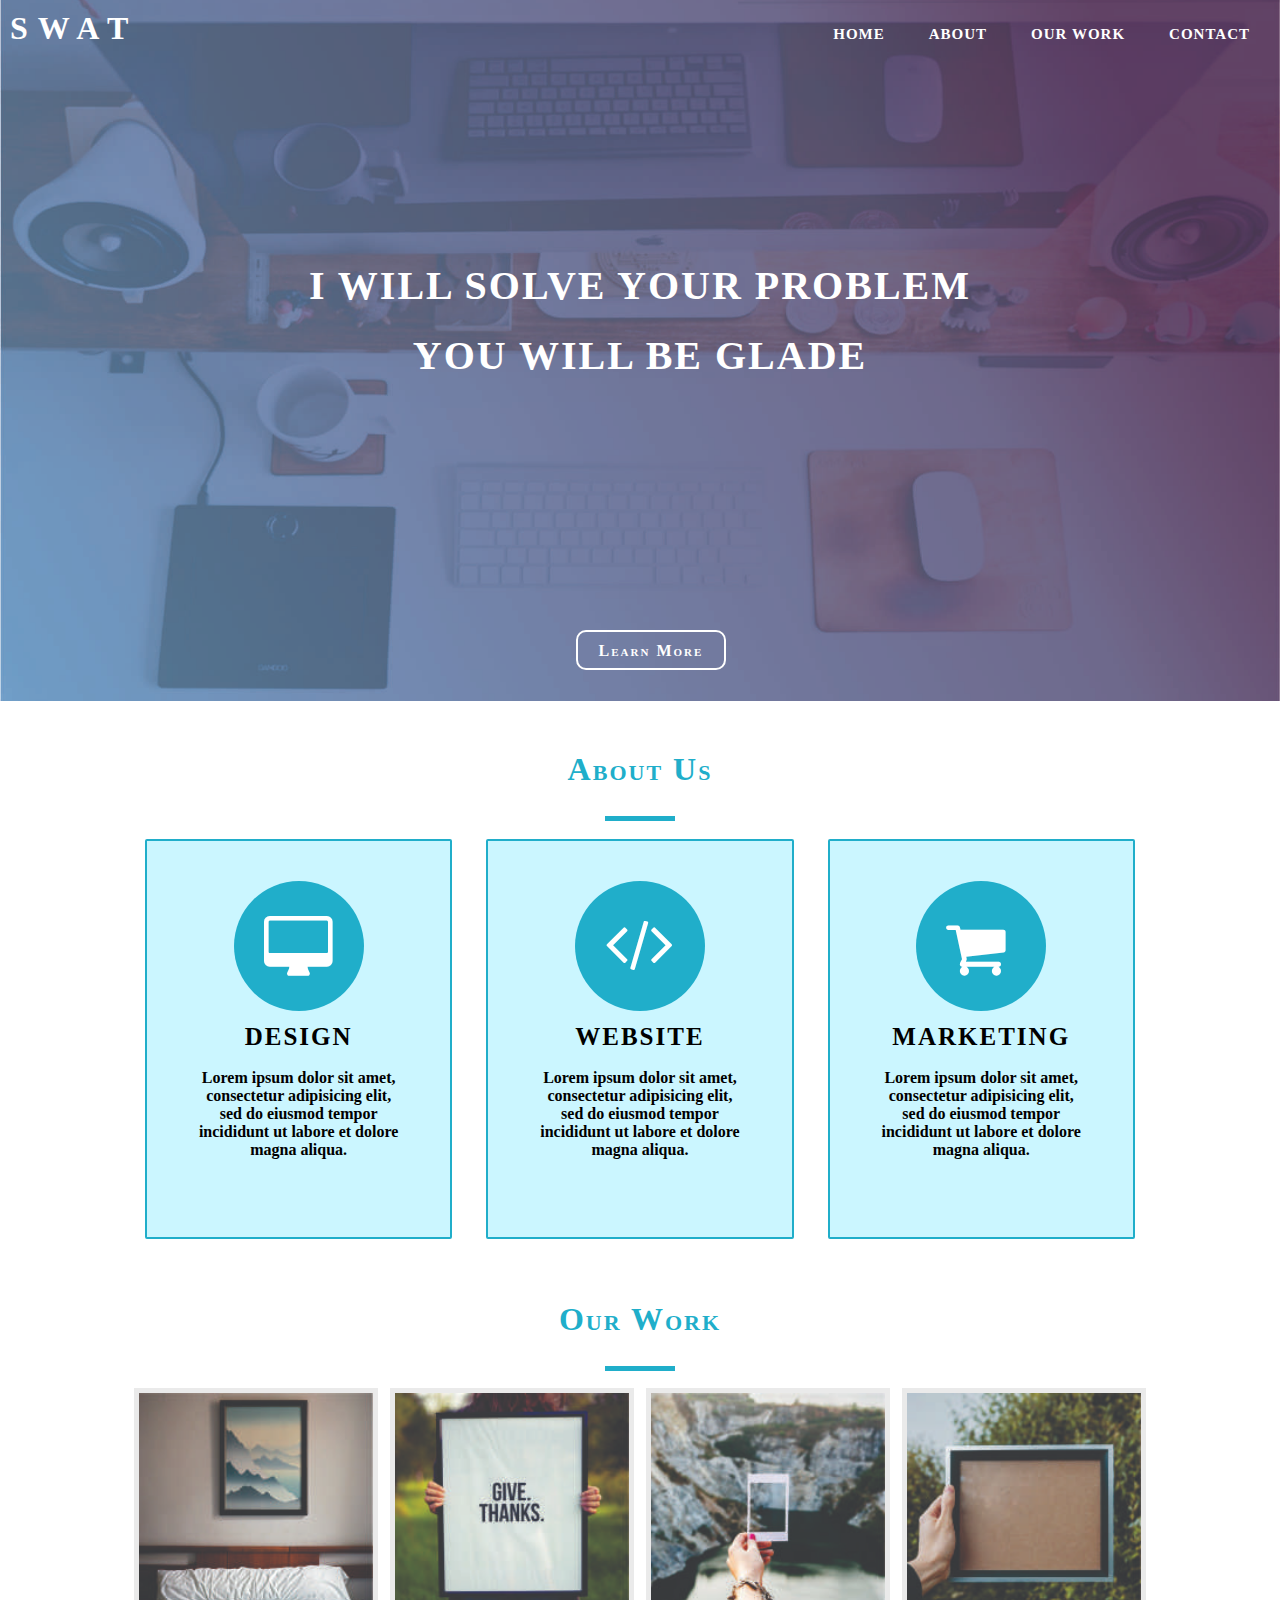
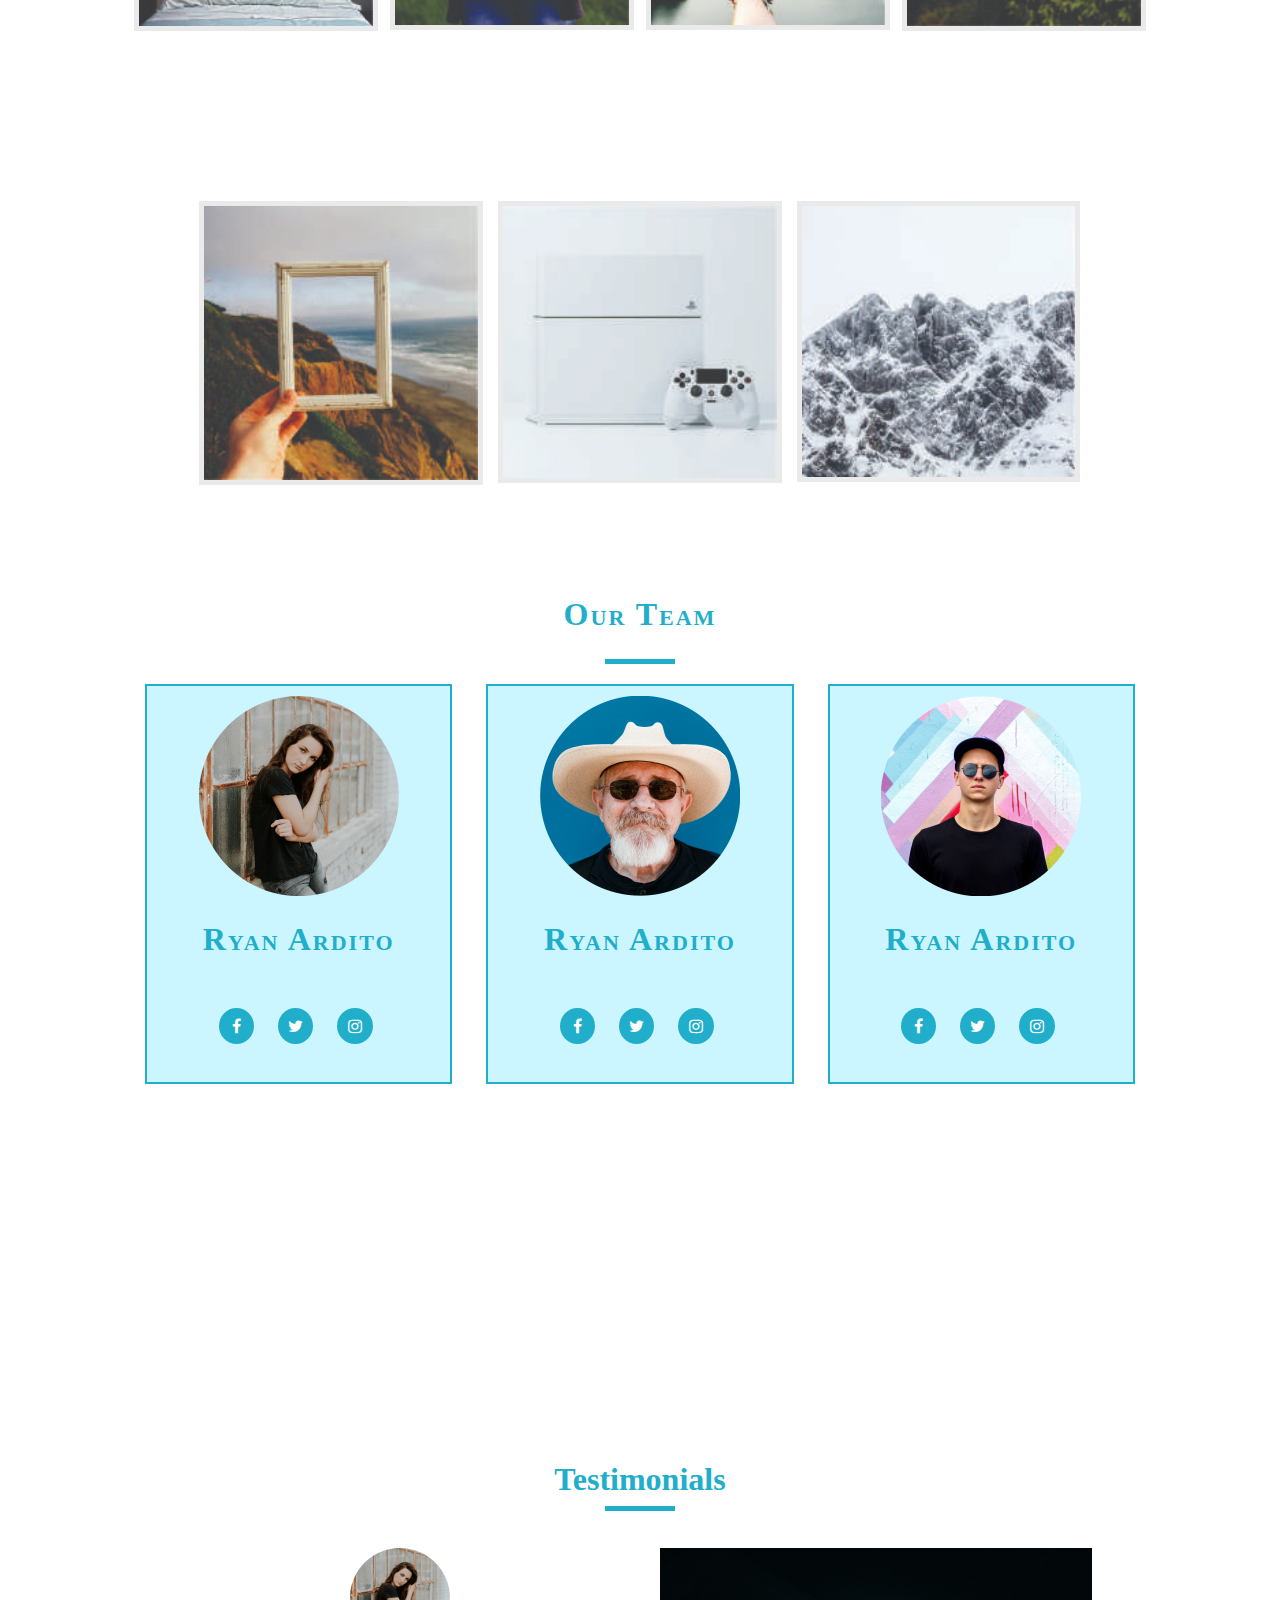
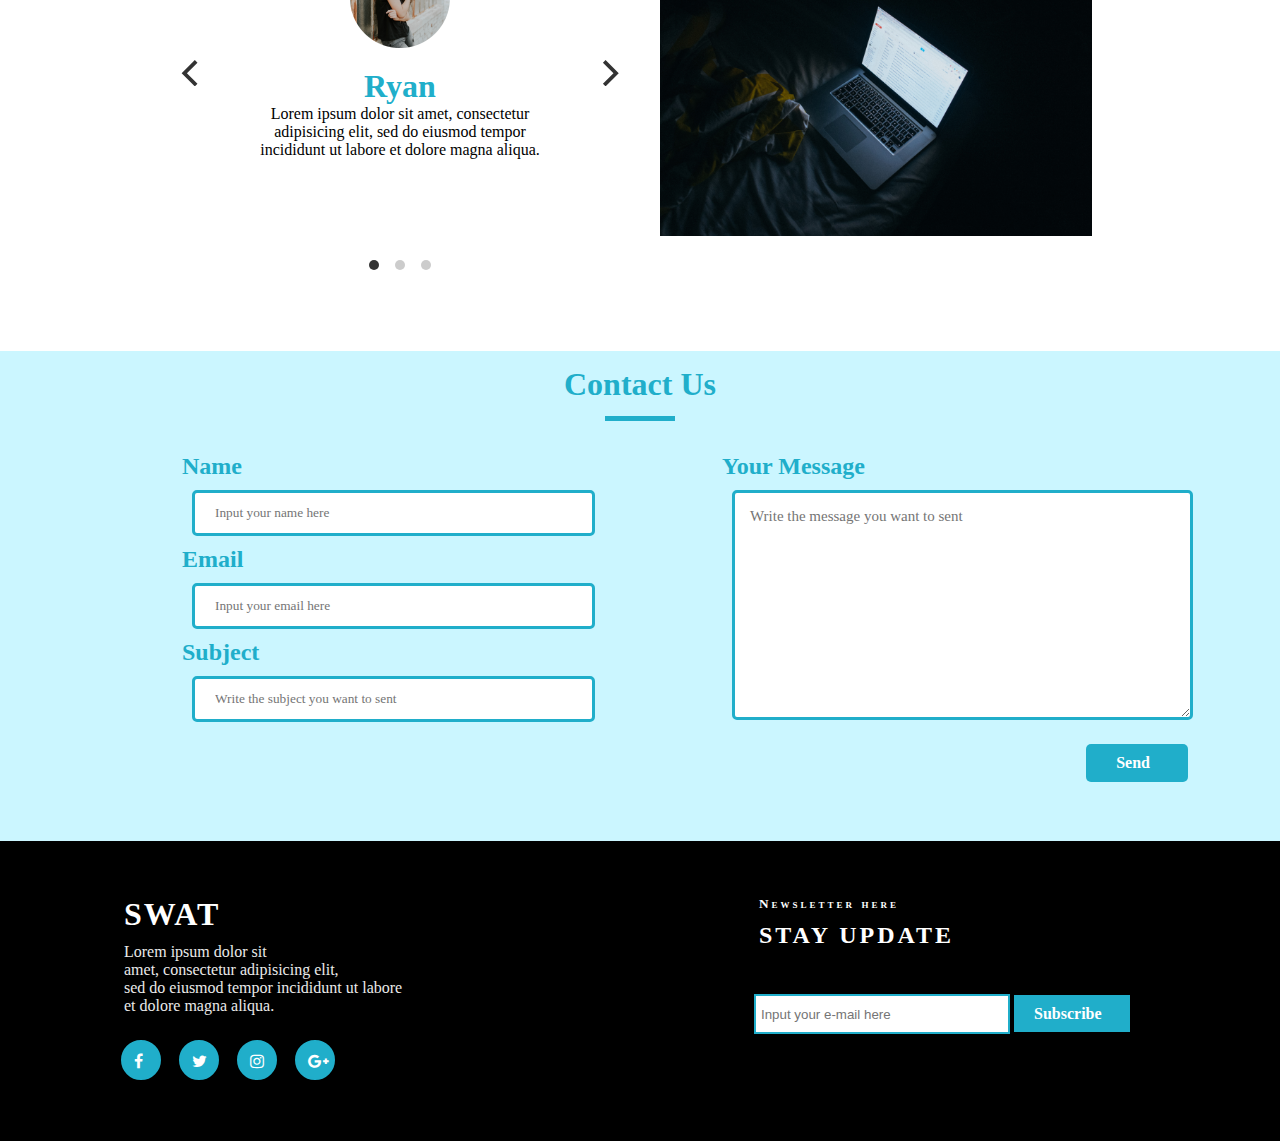
<file: index.html>
<!DOCTYPE html>
<html>
	<head>
		<title>SWAT Industries</title>
		<link rel="stylesheet" type="text/css" href="style.css">
		<link rel="stylesheet" type="text/css" href="font-awesome/css/font-awesome.css">
		<link rel="stylesheet" type="text/css" href="font-awesome/css/font-awesome.min.css">
		<link rel="stylesheet" type="text/css" href="flickity.css">
        <link rel="stylesheet" type="text/css" href="flickity.min.css">
        <script src="js/jquery-3.2.1.min.js"></script>
        <script src="js/flickity.pkgd.min.js"></script>
        <script src="js/flickity.pkgd.js"></script>
        <script>
            (function($){
                $(document).ready(function(){
                   $('.isi').flickity({
                      wrapAround:true,
                      autoPlay:2000
                   });
                });
            })(jQuery)
        </script>
	</head>

	<body>

		<div class="wrapper">

			<div class="bg-header row">
				<div class="col-lg-12 col-md-12 col-sm-12">
					<div class="bg-nav">
						<h1>SWAT</h1>
						<!-- Sidenav -->
						<div id="mySidenav" class="sidenav">
							<a href="javascript:void(0)" class="closebtn" onclick="closeNav()"><i class="fa fa-times"></i></a>
							<a href="">Home</a>
							<a href="">About</a>
							<a href="">Our Work</a>
							<a href="">Contact</a>
						</div>
						<ul>
							<li class="icon"><span onclick="openNav();"><i class="fa fa-bars"></i></span></li>
							<li><a href="">HOME</a></li>
							<li><a href="">ABOUT</a></li>
							<li><a href="">OUR WORK</a></li>
							<li><a href="">CONTACT</a></li>

						</ul>

					</div><!-- bg-nav -->
				</div><!-- col-12 -->

				<div class="col-lg-12 col-md-12 col-sm-12">
					<div class="bg-banner row">
						<h1>i will solve your problem
							<br>
							you will be glade
						</h1><!-- h1 -->

						<a href="">
							<div class="button">
								Learn More
							</div>
						</a><!-- a button -->
					</div><!-- bg-banner -->
				</div><!-- col-12 -->
			</div><!-- bg-header -->

			<div class="bg-content1 row">
				<div class="col-lg-12 col-md-12 col-sm-12">
					<h1>About Us</h1><!-- h1 -->
				</div><!-- cols-12 -->
				<div class="garis"></div>

				<div class="col-lg-4 col-md-4 col-sm-12">
					<div class="content1">
						<div class="lingkaran">
							<i class="fa fa-desktop fa-4x"></i>
						</div>
						<h1>Design</h1>
						<p>Lorem ipsum dolor sit amet, consectetur adipisicing elit, sed do eiusmod
						tempor incididunt ut labore et dolore magna aliqua.</p>
					</div><!-- content-->
				</div><!-- col-4 -->
				<div class="col-lg-4 col-md-4 col-sm-12">
					<div class="content1">
						<div class="lingkaran">
							<i class="fa fa-code fa-4x"></i>
						</div>
						<h1>Website</h1>
						<p>Lorem ipsum dolor sit amet, consectetur adipisicing elit, sed do eiusmod
						tempor incididunt ut labore et dolore magna aliqua.</p>
					</div><!-- content-->
				</div><!-- col-4 -->
				<div class="col-lg-4 col-md-4 col-sm-12">
					<div class="content1">
						<div class="lingkaran">
							<i class="fa fa-shopping-cart fa-4x"></i>
						</div>
						<h1>marketing</h1>
						<p>Lorem ipsum dolor sit amet, consectetur adipisicing elit, sed do eiusmod
						tempor incididunt ut labore et dolore magna aliqua.</p>
					</div><!-- content-->
				</div><!-- col-4 -->
			</div><!-- bg-content1 -->

			<div class="bg-content2 row">
				<div class="col-lg-12 col-sm-12 col-md-12">
						<h1>Our Work</h1><!-- h1 -->
				</div><!-- col-12 -->
				<div class="garis2"></div><!-- garis2 -->

				<div class="col-lg-3 col-md-3 col-sm-12">
					<div class="content2">
						<img src="img/work1.jpg">
					</div><!-- content2 -->
				</div><!-- col-3 -->
				<div class="col-lg-3 col-md-3 col-sm-12">
					<div class="content2">
						<img src="img/work2.jpg">
					</div><!-- content2 -->
				</div><!-- col-3 -->
				<div class="col-lg-3 col-md-3 col-sm-12">
					<div class="content2">
						<img src="img/work3.jpg">
					</div><!-- content2 -->
				</div><!-- col-3 -->
				<div class="col-lg-3 col-md-3 col-sm-12">
					<div class="content2">
						<img src="img/work4.jpg">
					</div><!-- content2 -->
				</div><!-- cols-3 -->
			</div><!-- bg-content2-->


			<div class="bg-content3 row">
				<div class="col-lg-4 col-md-4 col-sm-12">
					<div class="content3">
						<img src="img/work5.jpg">
					</div><!-- content3 -->
				</div><!-- col-4 -->
				<div class="col-lg-4 col-md-4 col-sm-12">
					<div class="content3">
						<img src="img/work6.jpg">
					</div><!-- content3 -->
				</div><!-- col-4 -->
				<div class="col-lg-4 col-md-4 col-sm-12">
					<div class="content3">
						<img src="img/work7.jpg">
					</div><!-- content3 -->
				</div><!-- col-4 -->
			</div><!-- bg-content3 -->

			<div class="bg-team row">
				<div class="col-lg-12 col-sm-12">
					<h1>Our Team</h1><!-- h1 -->
				</div><!-- col-12 -->
				<div class="garis3"></div>
				<div class="col-lg-4 col-md-4 col-sm-12">
					<div class="team">
						<div class="foto">
							<img src="img/team1.png">
						</div><!-- foto -->
						<h1>Ryan Ardito</h1>
						<div class="aws">
							<a href="">
								<i class="fa fa-facebook"></i>
								<i class="fa fa-twitter"></i>
								<i class="fa fa-instagram"></i>
							</a><!-- a icon -->
						</div><!-- aws team -->
					</div><!-- team -->
				</div><!-- col-4 -->
				<div class="col-lg-4 col-md-4 col-sm-12">
					<div class="team">
						<div class="foto">
							<img src="img/team2.png">
						</div><!-- foto -->
						<h1>Ryan Ardito</h1>
						<div class="aws">
							<a href="">
								<i class="fa fa-facebook"></i>
								<i class="fa fa-twitter"></i>
								<i class="fa fa-instagram"></i>
							</a><!-- a icon -->
						</div><!-- aws team -->
					</div><!-- team -->
				</div><!-- col-4 -->
				<div class="col-lg-4 col-md-4 col-sm-12">
					<div class="team">
						<div class="foto">
							<img src="img/team3.png">
						</div><!-- foto -->
						<h1>Ryan Ardito</h1>
						<div class="aws">
							<a href="">
								<i class="fa fa-facebook"></i>
								<i class="fa fa-twitter"></i>
								<i class="fa fa-instagram"></i>
							</a><!-- a icon -->
						</div><!-- aws team -->
					</div><!-- team -->
				</div><!-- col-4 -->
			</div><!-- bg-team -->

			<div class="bg-client row">
				<div class="col-lg-12 col-md-12 col-sm-12">
					<div class="client">
						<h1> What client say ?</h1>
					</div><!-- client -->
				</div><!-- col-12 -->
			</div><!-- bg-client -->

			<div class="bg-testi row">
				<div class="col-lg-12 col-md-12 col-sm-12">
						<h1>Testimonials</h1><!-- h1 -->
				</div><!-- col-12 -->
				<div class="garis4"></div>
				<div class="testi">
					<div class="col-lg-6 col-md-6 col-sm-12">
						<div class="dalem">
		                	<div class="isi">
			                    <div class="carousel-cell">
			                    	<div class="image1">
			                    		<img src="img/team1.png">
			                    	</div>
									<h1>Ryan</h1>
			                    	<p>
			                    		Lorem ipsum dolor sit amet, consectetur adipisicing elit, sed do eiusmod
			                    		tempor incididunt ut labore et dolore magna aliqua.
			                    	</p>
			                    </div><!-- corousell-cell -->
			                    <div class="carousel-cell">
			                    	<div class="image1">
			                    		<img src="img/team2.png">
			                    	</div>
									<h1>Ryan</h1>
			                    	<p>
			                    		Lorem ipsum dolor sit amet, consectetur adipisicing elit, sed do eiusmod
			                    		tempor incididunt ut labore et dolore magna aliqua.
			                    	</p>
			                    </div><!-- corousell-cell -->
			                    <div class="carousel-cell">
			                    	<div class="image1">
			                    		<img src="img/team3.png">
			                    	</div>
									<h1>Ryan</h1>
			                    	<p>
			                    		Lorem ipsum dolor sit amet, consectetur adipisicing elit, sed do eiusmod
			                    		tempor incididunt ut labore et dolore magna aliqua.
			                    	</p>
			                    </div><!-- corousell-cell -->
		               		</div><!-- isi -->
            			</div><!-- dalem -->
					</div><!-- col-6 -->

					<div class="col-lg-6 col-md-6 col-sm-12">
						<div class="image2">
							<img src="img/bg3.jpg">
						</div><!-- image2 -->
					</div><!-- col-6 -->

				</div><!-- testi -->
			</div><!-- bg-testimonial -->

			<div class="bg-contact">
				 <div class="col-lg-12 col-md-12 col-sm-12">
						<h1>Contact Us</h1><!-- h1 -->
				</div><!-- col-12 -->
				<div class="garis5"></div>
				<div class="col-lg-6 col-md-6 col-sm-12">
					<div class="contact">
						<h2>Name</h2>
						<input type="text" name="name" placeholder="Input your name here" class="input"><br>
						<h2>Email</h2>
						<input type="email" name="email"
						placeholder="Input your email here" class="input">
						<h2>Subject</h2>
						<input type="text" name="subject" placeholder="Write the subject you want to sent" class="input">
					</div><!-- contact -->
				</div><!-- col-6 -->
				<div class="col-lg-6 col-md-6 col-sm-12">
					<div class="contact2">
						<h2>Your Message</h2>
						<textarea placeholder="Write the message you want to sent"></textarea>
						<a href="" class="button1">Send
						<span><i class="fa fa-arrow-right" aria-hidden="true"></i></span>
						</a>
					</div><!-- contact -->
				</div><!-- col-6 -->
			</div><!-- bg-contact -->

			<div class="bg-footer">
				<div class="col-lg-6 col-md-12 col-sm-12">
					<div class="footer">
						<h1>SWAT</h1>
						<p>Lorem ipsum dolor sit<br> amet, consectetur adipisicing elit, <br>sed do eiusmod
						tempor incididunt ut labore <br>et dolore magna aliqua.</p>
						<div class="aws1">
							<a href=""><i class="fa fa-facebook"></i></a>
							<a href=""><i class="fa fa-twitter"></i></a>
							<a href=""><i class="fa fa-instagram"></i></a>
							<a href=""><i class="fa fa-google-plus"></i></a>
						</div><!-- aws1 -->
					</div><!-- footer -->
				</div><!-- col-6 -->
				<div class="col-lg-6 col-md-12 col-sm-12">
					<div class="footer">
						<h5>Newsletter here</h5>
						<h2>STAY UPDATE</h2>
						<input type="email" name="email" class="input1" placeholder="Input your e-mail here">
						<a href="" class="button1">Subscribe
						<span><i class="fa fa-arrow-right" aria-hidden="true"></i></span>
						</a>
					</div><!-- footer -->
				</div><!-- col-6 -->
			</div><!-- bg-footer -->

		</div><!-- wrapper -->

		<script type="text/javascript">
			function openNav() {
				document.getElementById("mySidenav").style.width="50%";
			}

			function closeNav() {
				document.getElementById("mySidenav").style.width="0";
			}
		</script>


	</body>

</html>
</file>
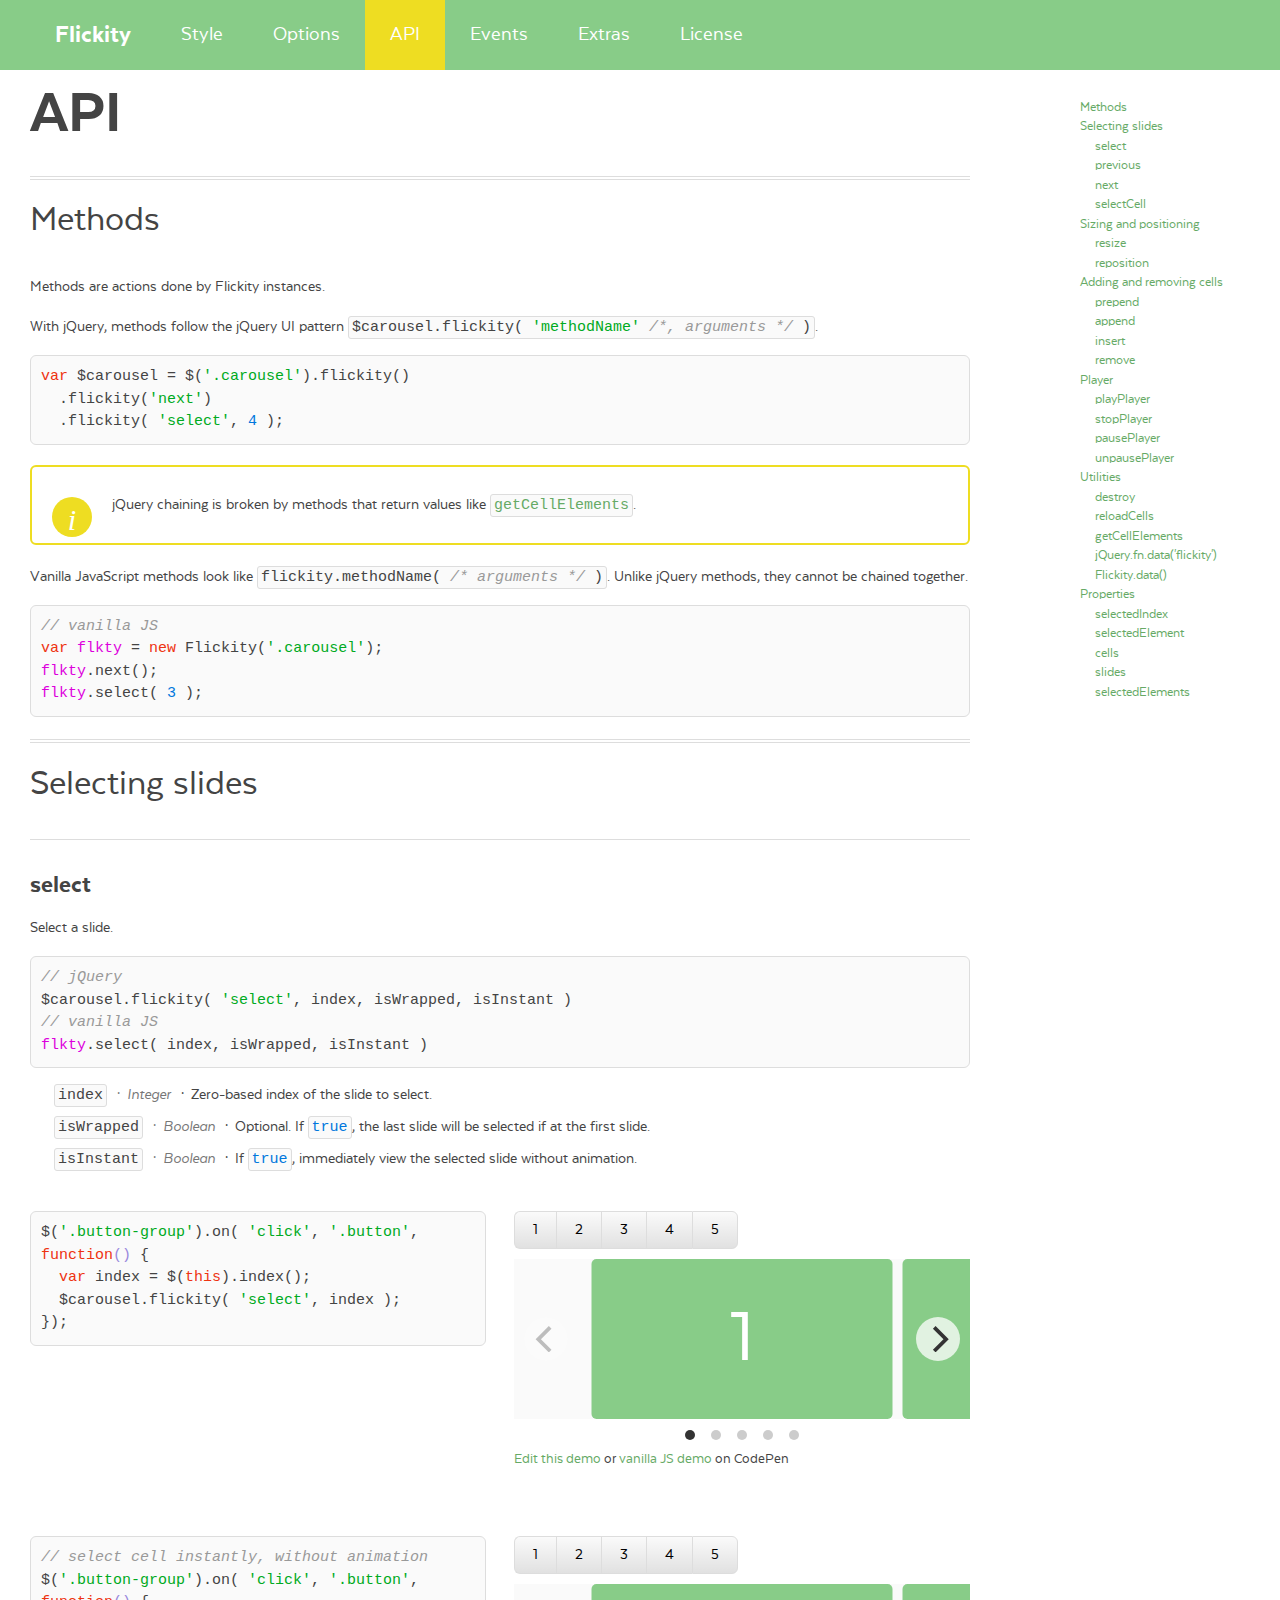
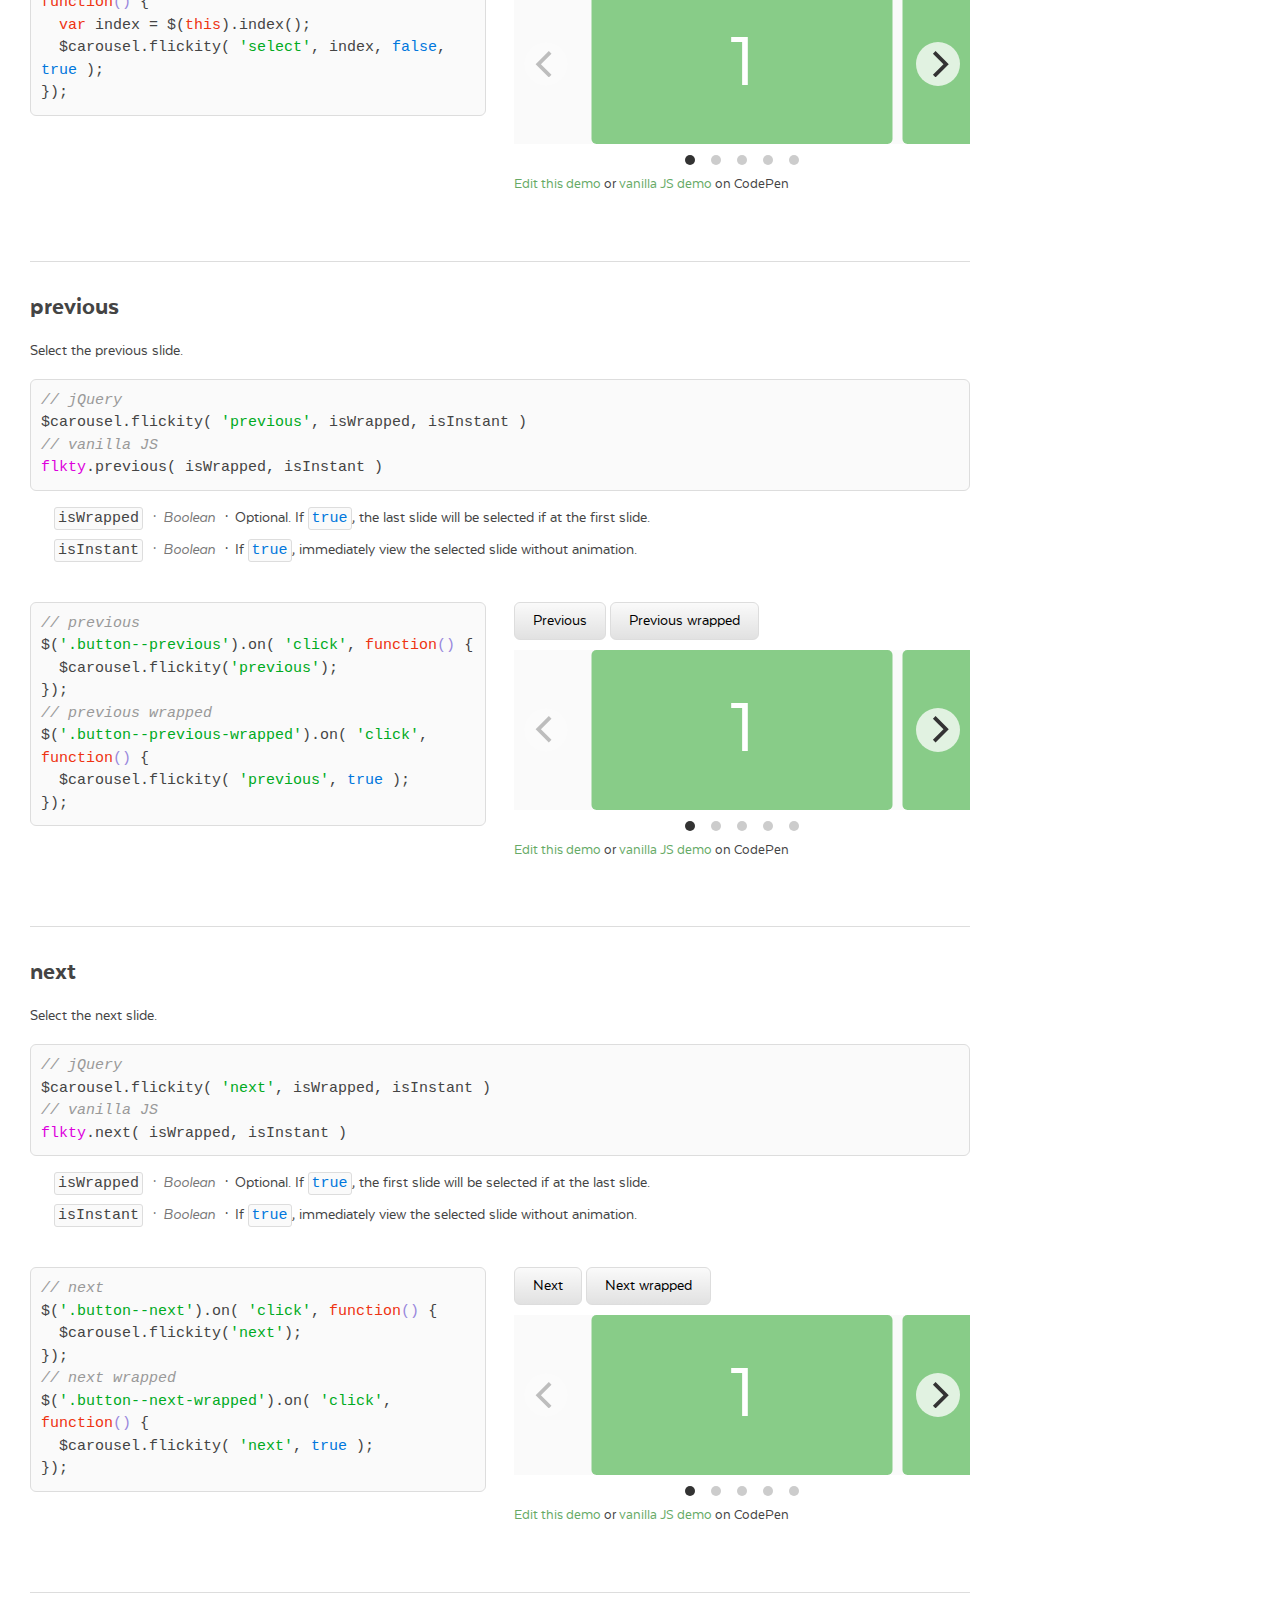
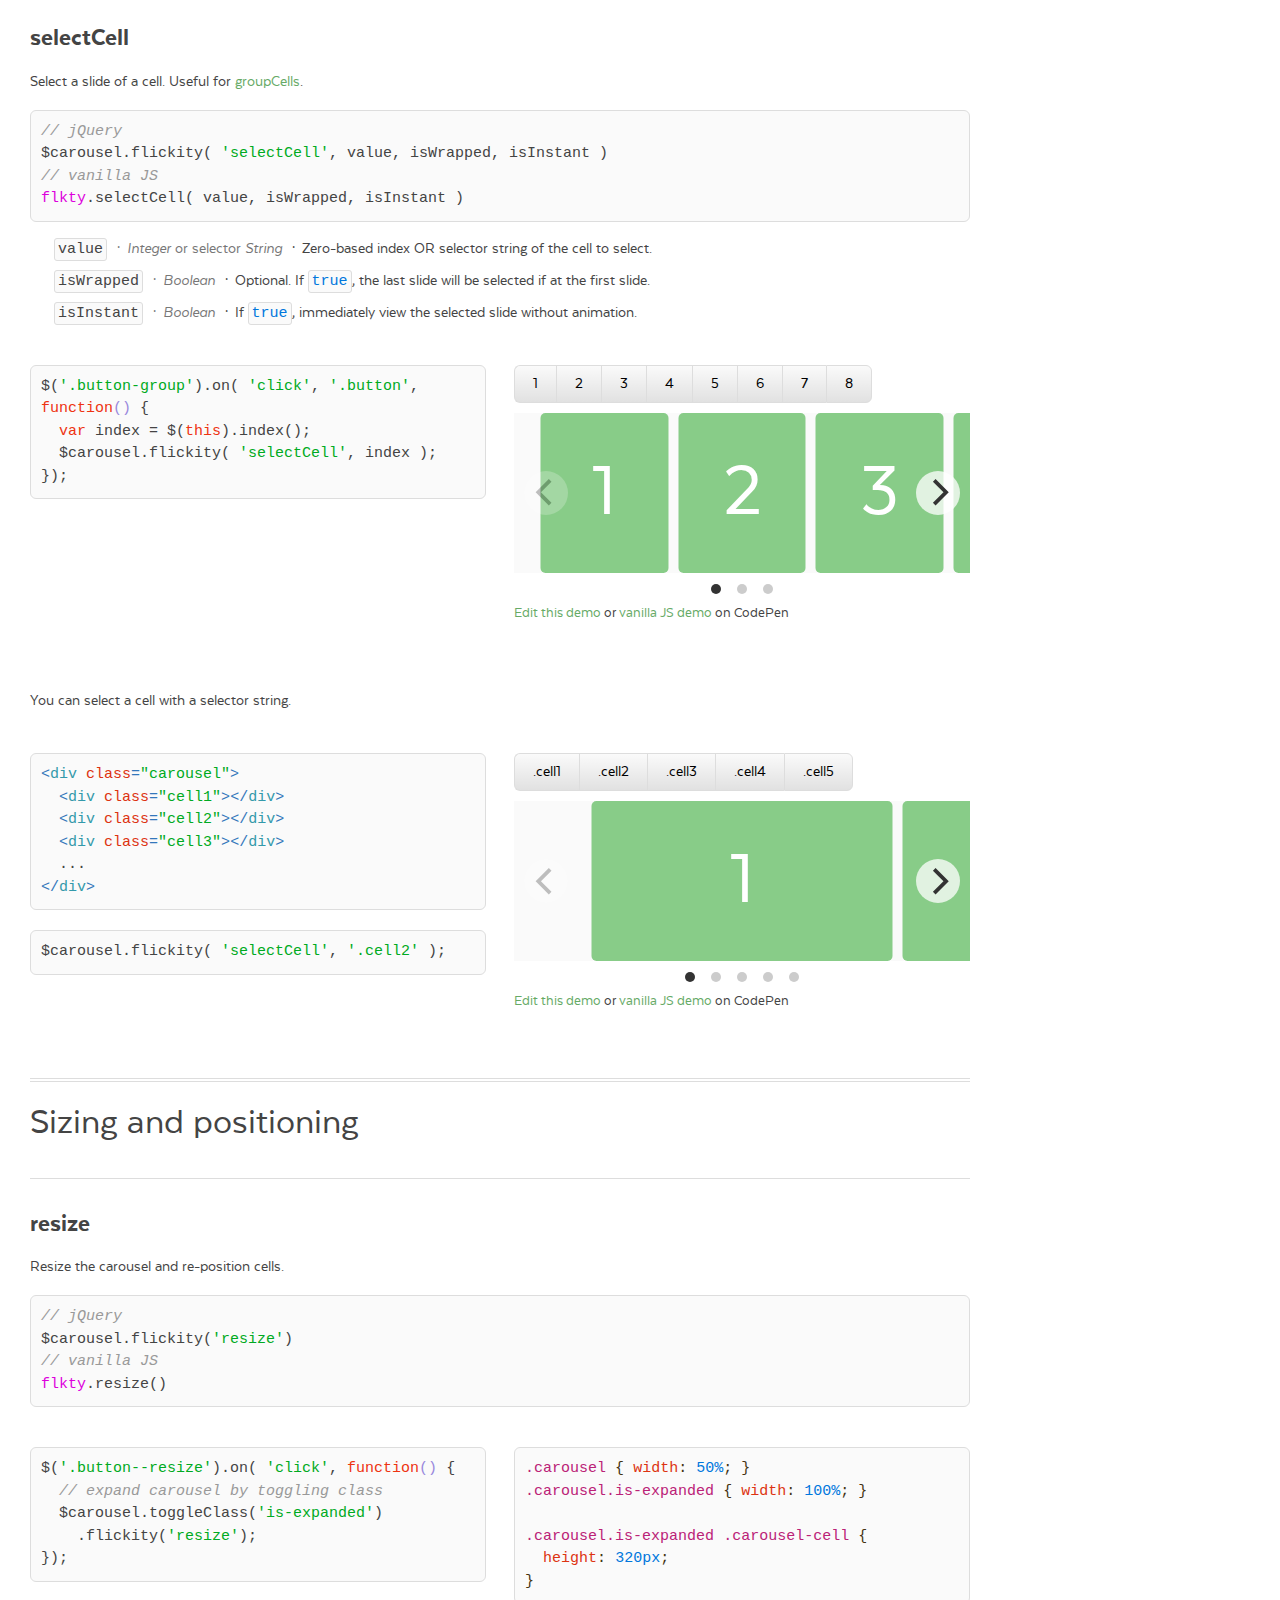
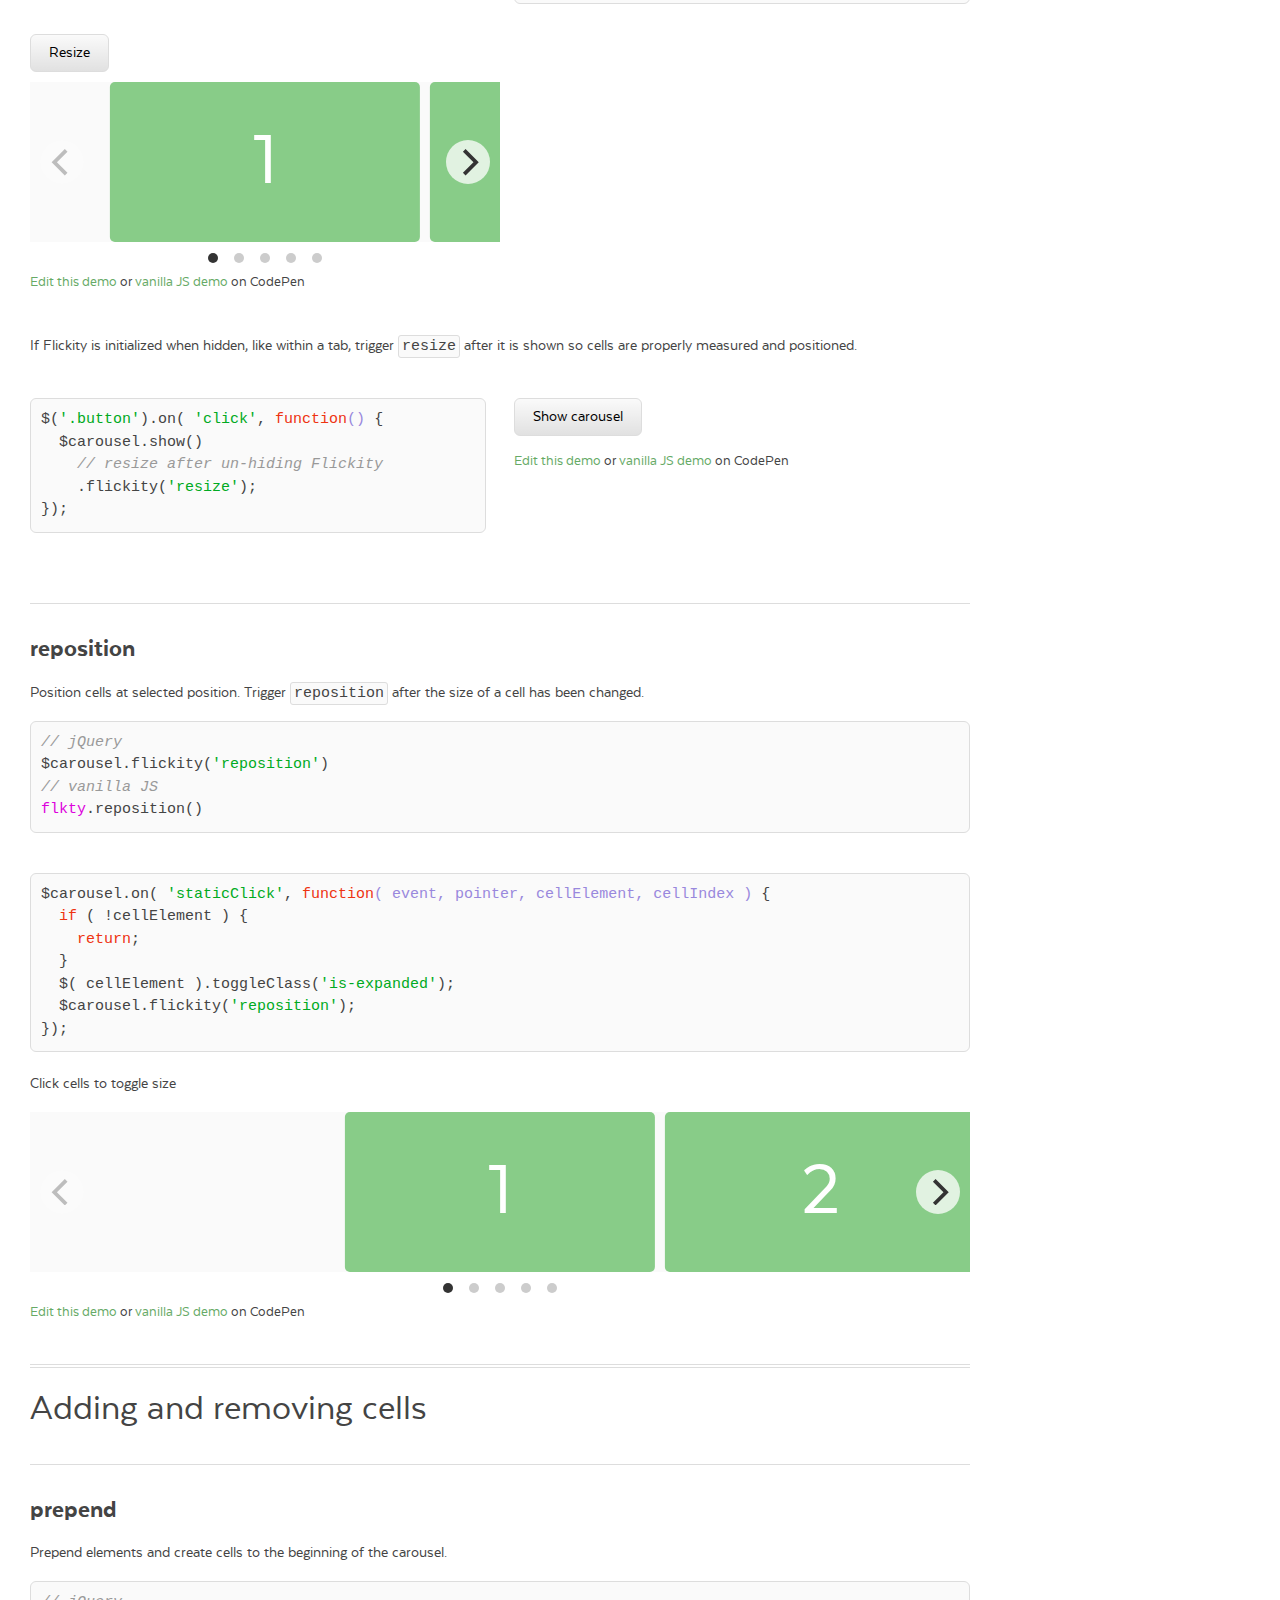
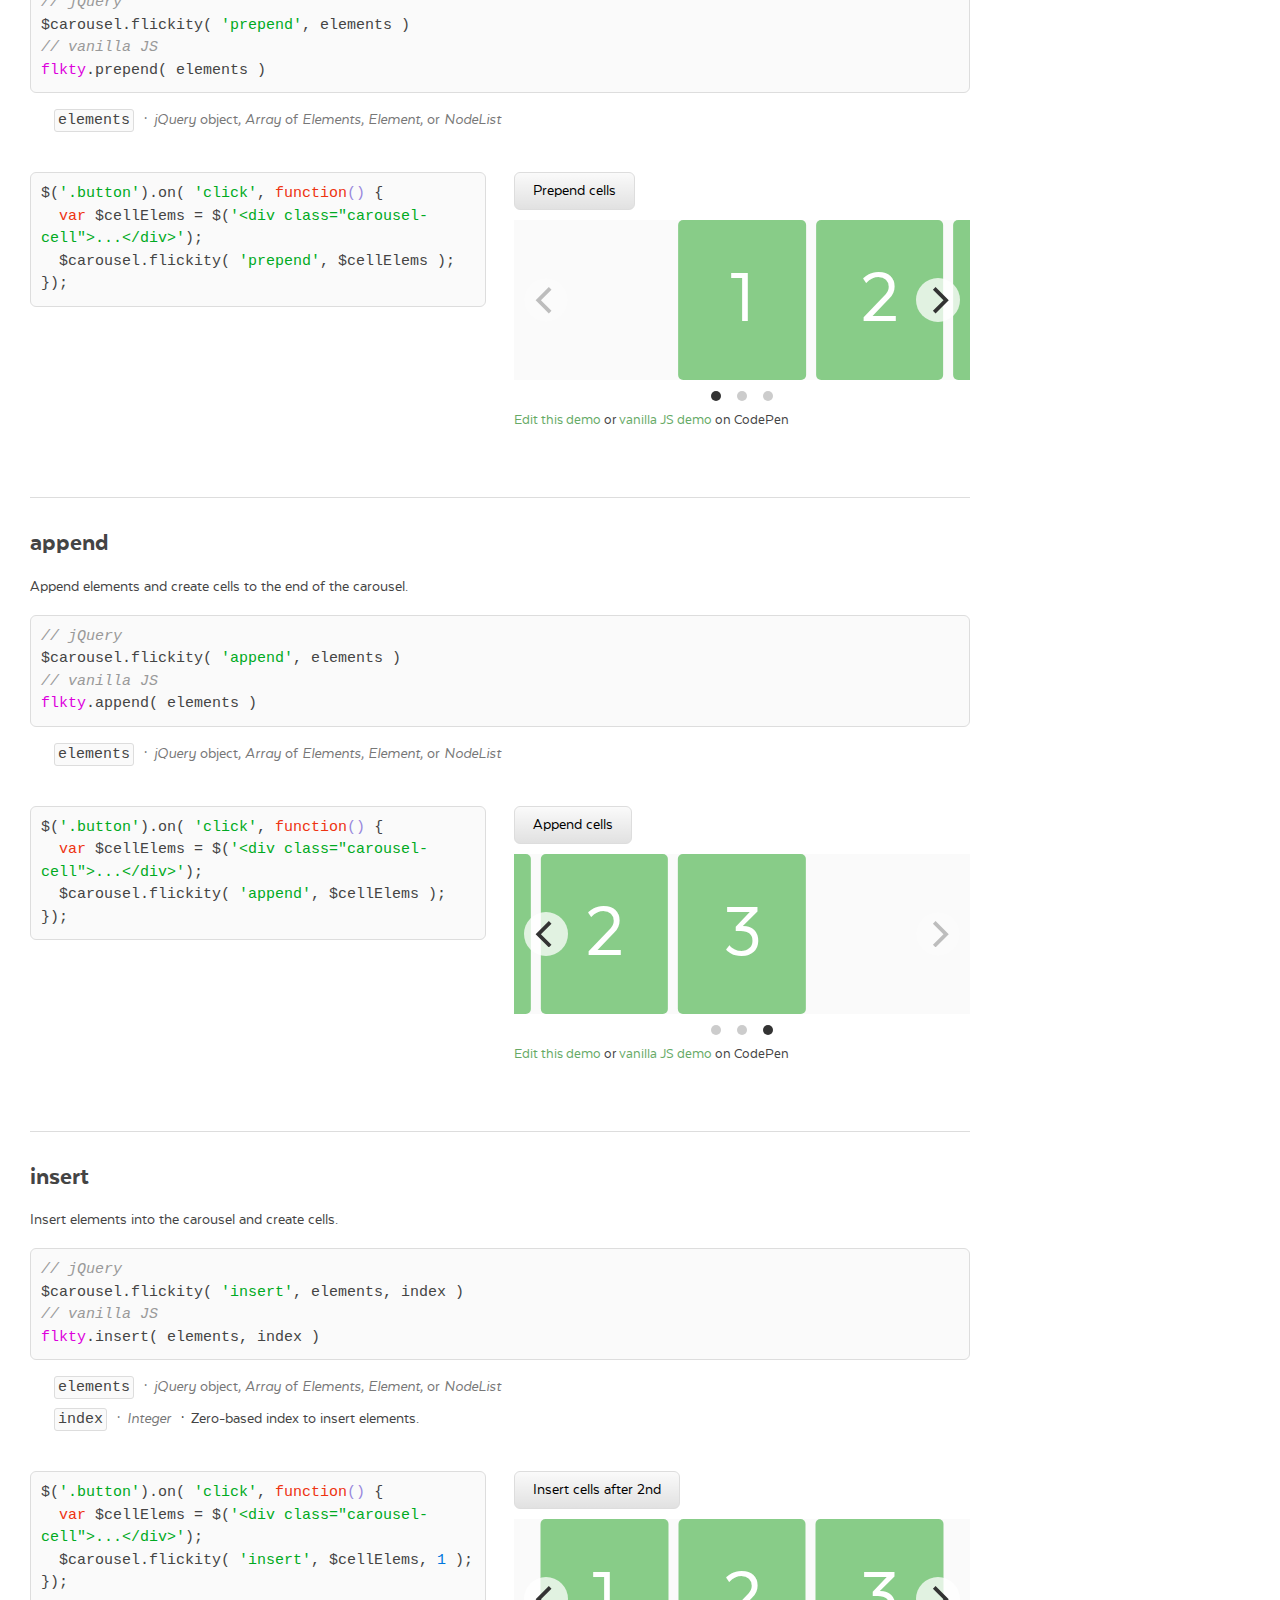
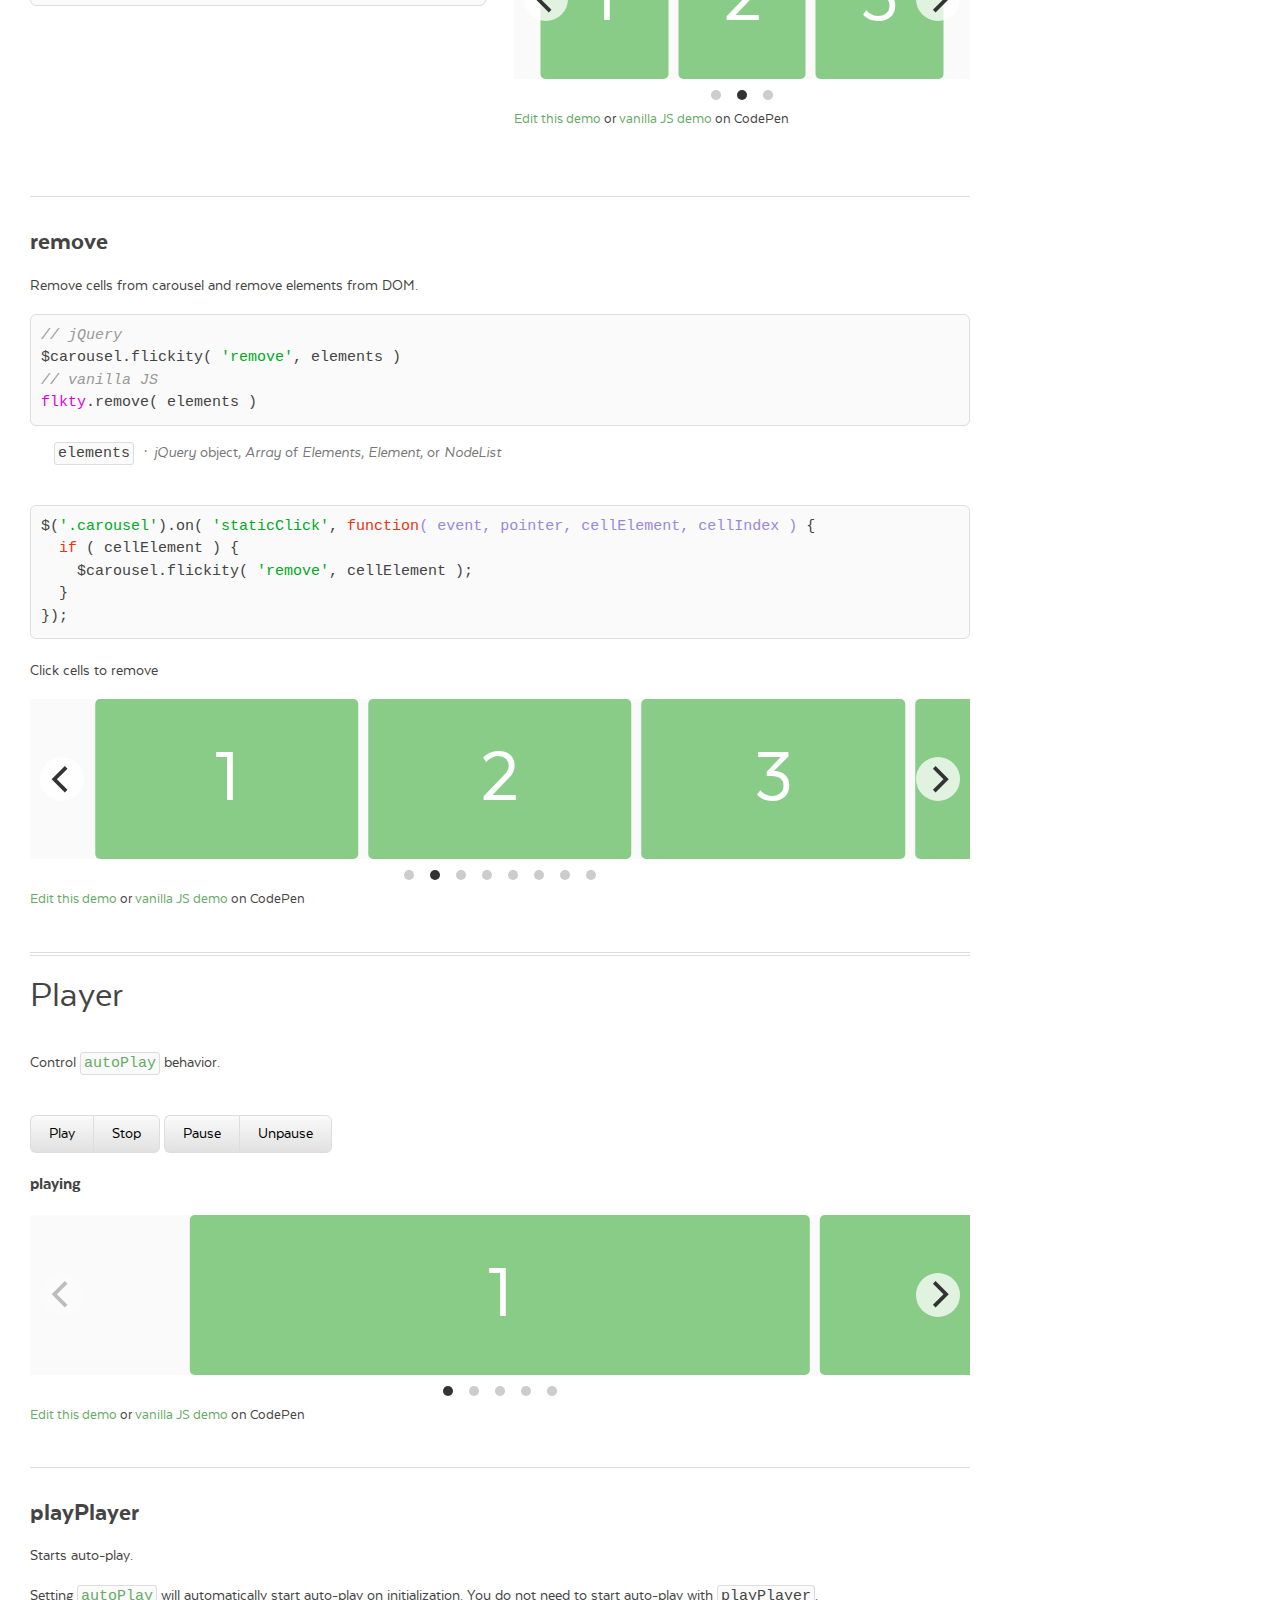
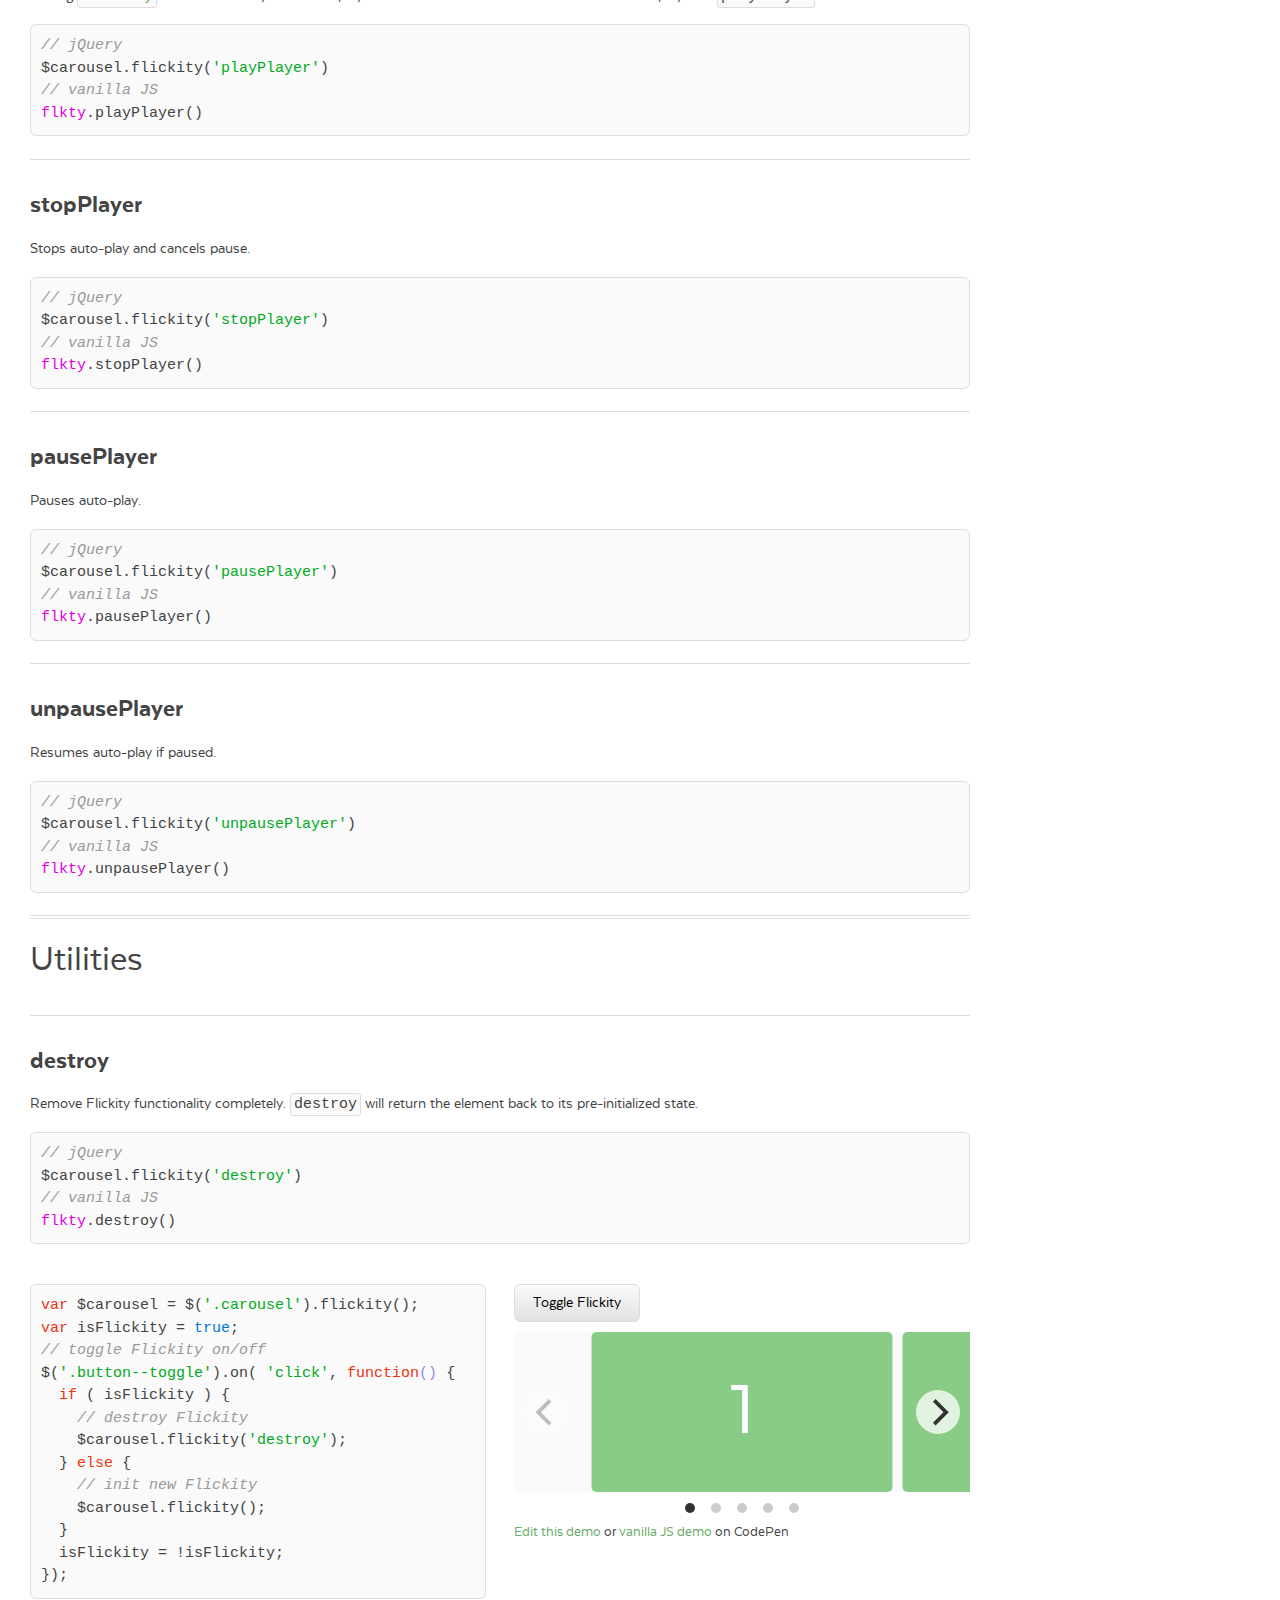
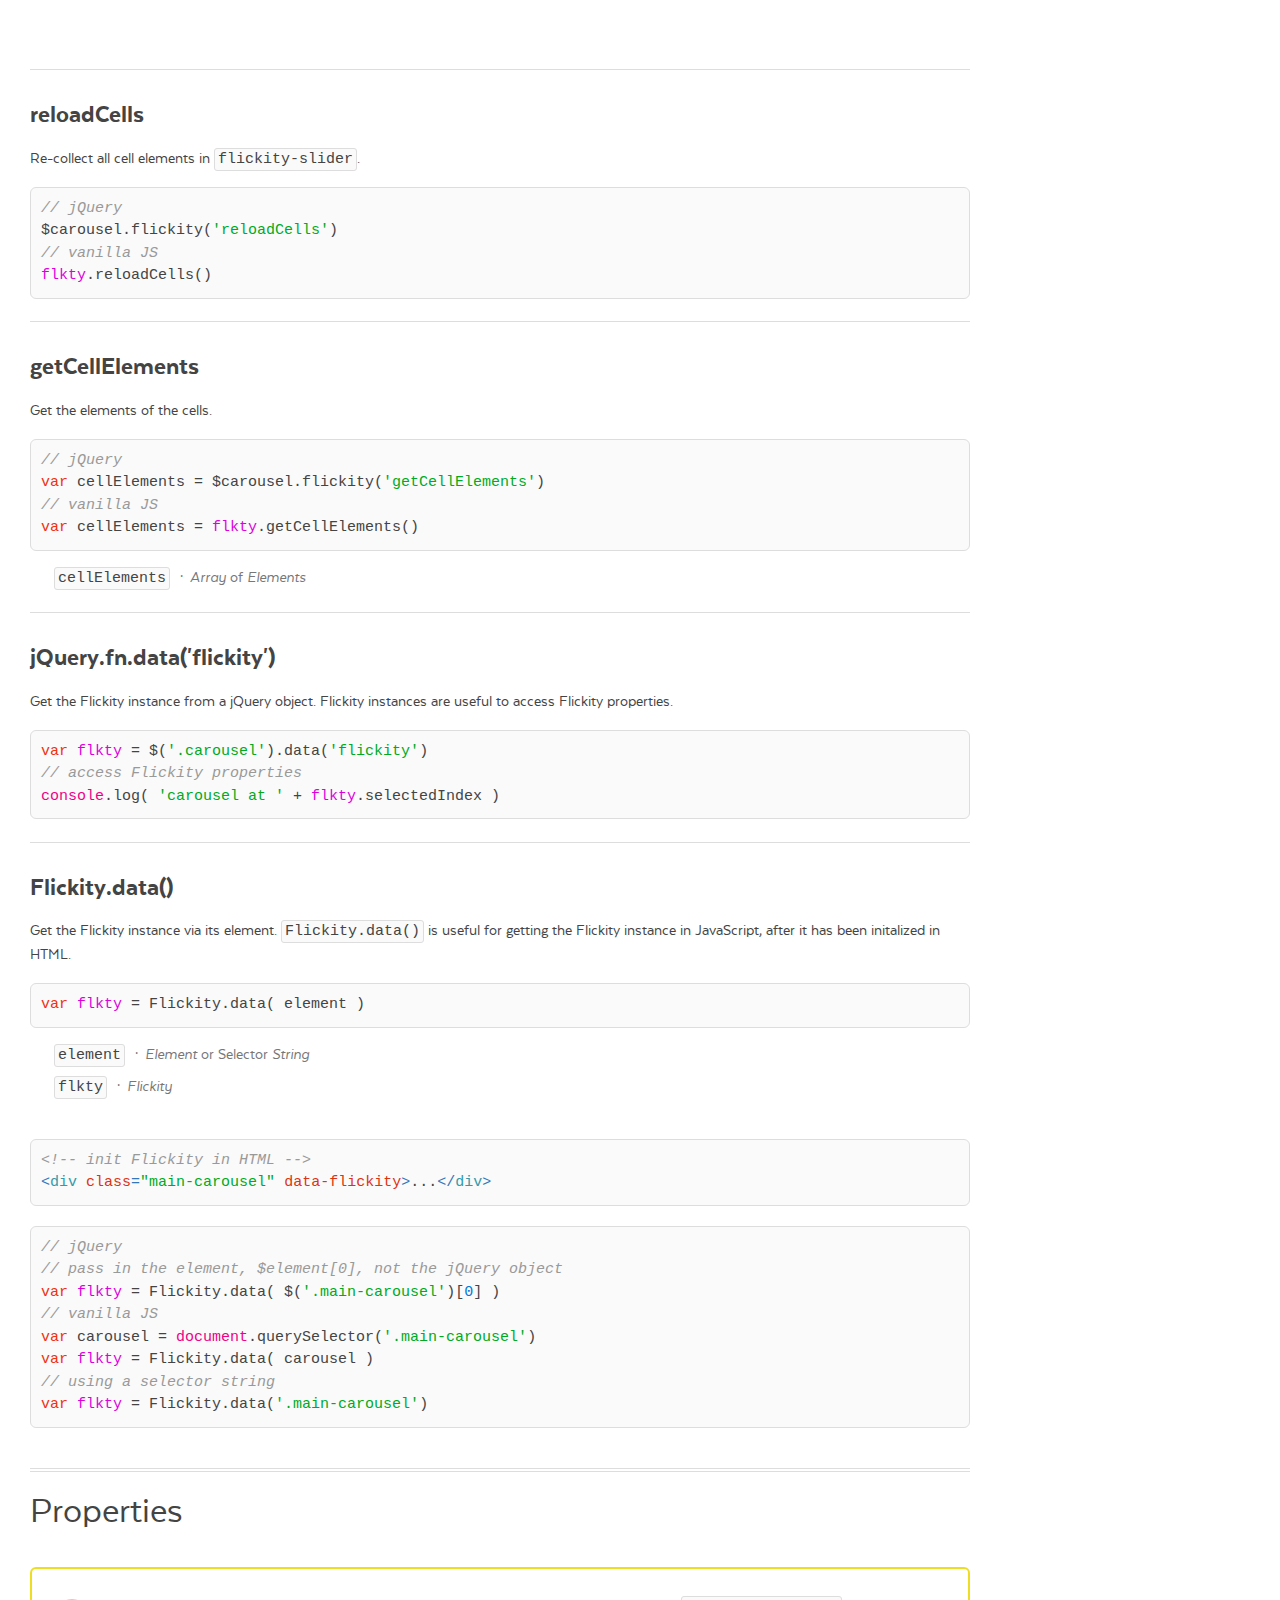
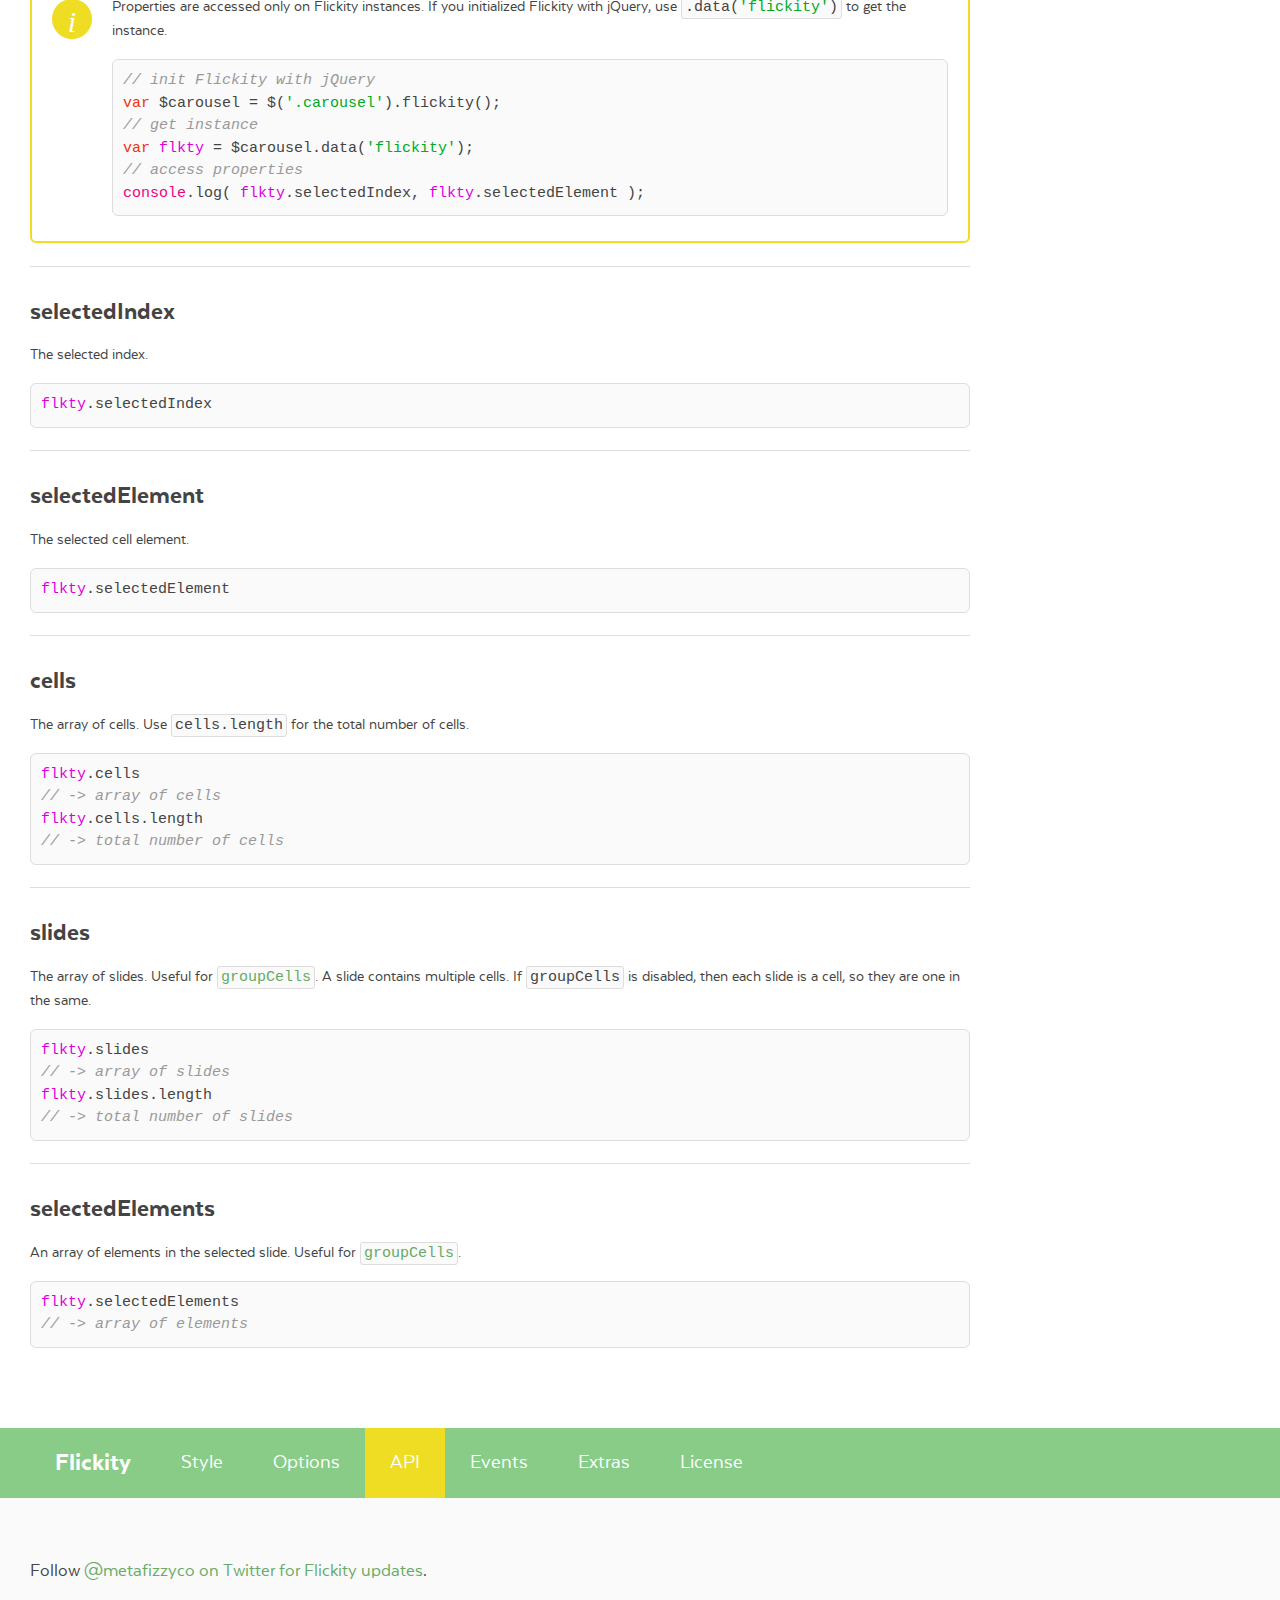
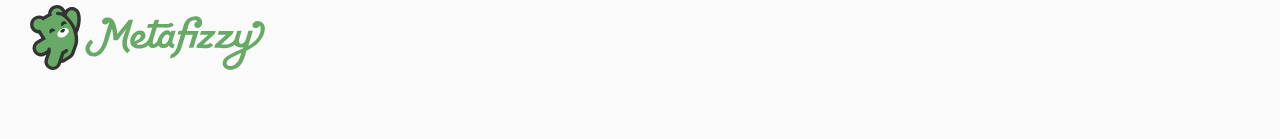
<file: js/api.html>
<!doctype html>
<html lang="en" class="export">
<head>
  <meta charset="utf-8">
  <meta name="description" content="Touch, responsive, flickable carousels">
  <meta name="viewport" content="width=device-width">

  <title>Flickity &#xB7; API</title>

    <link rel="stylesheet" href="css/flickity-docs.css" media="screen">

</head>
<body class="page--api">

<nav class="site-nav">
  <div class="content-wrap">
    <ul class="site-nav__list">
      <li class="site-nav__item site-nav__item--homepage"><a href=".">Flickity</a></li>
      <li class="site-nav__item site-nav__item--style"><a href="style.html">Style</a></li>
      <li class="site-nav__item site-nav__item--options"><a href="options.html">Options</a></li>
      <li class="site-nav__item site-nav__item--api"><a href="api.html">API</a></li>
      <li class="site-nav__item site-nav__item--events"><a href="events.html">Events</a></li>
      <li class="site-nav__item site-nav__item--extras"><a href="extras.html">Extras</a></li>
      <li class="site-nav__item site-nav__item--license"><a href="license.html">License</a></li>
    </ul>
  </div>
</nav>


<div class="main">
  <div class="content-wrap">
      <h1 class="page-title">API</h1>


    <ul class="page-nav" data-js-module="page-nav">
<li class="page-nav__item page-nav__item--h2"><a href="#methods">Methods</a></li>
<li class="page-nav__item page-nav__item--h2"><a href="#selecting-slides">Selecting slides</a></li>
<li class="page-nav__item page-nav__item--h3"><a href="#select">select</a></li>
<li class="page-nav__item page-nav__item--h3"><a href="#previous">previous</a></li>
<li class="page-nav__item page-nav__item--h3"><a href="#next">next</a></li>
<li class="page-nav__item page-nav__item--h3"><a href="#selectcell">selectCell</a></li>
<li class="page-nav__item page-nav__item--h2"><a href="#sizing-and-positioning">Sizing and positioning</a></li>
<li class="page-nav__item page-nav__item--h3"><a href="#resize">resize</a></li>
<li class="page-nav__item page-nav__item--h3"><a href="#reposition">reposition</a></li>
<li class="page-nav__item page-nav__item--h2"><a href="#adding-and-removing-cells">Adding and removing cells</a></li>
<li class="page-nav__item page-nav__item--h3"><a href="#prepend">prepend</a></li>
<li class="page-nav__item page-nav__item--h3"><a href="#append">append</a></li>
<li class="page-nav__item page-nav__item--h3"><a href="#insert">insert</a></li>
<li class="page-nav__item page-nav__item--h3"><a href="#remove">remove</a></li>
<li class="page-nav__item page-nav__item--h2"><a href="#player">Player</a></li>
<li class="page-nav__item page-nav__item--h3"><a href="#playplayer">playPlayer</a></li>
<li class="page-nav__item page-nav__item--h3"><a href="#stopplayer">stopPlayer</a></li>
<li class="page-nav__item page-nav__item--h3"><a href="#pauseplayer">pausePlayer</a></li>
<li class="page-nav__item page-nav__item--h3"><a href="#unpauseplayer">unpausePlayer</a></li>
<li class="page-nav__item page-nav__item--h2"><a href="#utilities">Utilities</a></li>
<li class="page-nav__item page-nav__item--h3"><a href="#destroy">destroy</a></li>
<li class="page-nav__item page-nav__item--h3"><a href="#reloadcells">reloadCells</a></li>
<li class="page-nav__item page-nav__item--h3"><a href="#getcellelements">getCellElements</a></li>
<li class="page-nav__item page-nav__item--h3"><a href="#jquery-fn-data-flickity">jQuery.fn.data(&apos;flickity&apos;)</a></li>
<li class="page-nav__item page-nav__item--h3"><a href="#flickity-data">Flickity.data()</a></li>
<li class="page-nav__item page-nav__item--h2"><a href="#properties">Properties</a></li>
<li class="page-nav__item page-nav__item--h3"><a href="#selectedindex">selectedIndex</a></li>
<li class="page-nav__item page-nav__item--h3"><a href="#selectedelement">selectedElement</a></li>
<li class="page-nav__item page-nav__item--h3"><a href="#cells">cells</a></li>
<li class="page-nav__item page-nav__item--h3"><a href="#slides">slides</a></li>
<li class="page-nav__item page-nav__item--h3"><a href="#selectedelements">selectedElements</a></li>
</ul>


<h2 id="methods">Methods</h2>

<p>Methods are actions done by Flickity instances.</p>

<p>With jQuery, methods follow the jQuery UI pattern
  <code>$carousel.flickity( <span class="string">&apos;methodName&apos;</span> <span class="comment">/*, arguments */</span> )</code>.</p>

<pre><code class="js"><span class="keyword">var</span> $carousel = $(<span class="string">&apos;.carousel&apos;</span>).flickity()
  .flickity(<span class="string">&apos;next&apos;</span>)
  .flickity( <span class="string">&apos;select&apos;</span>, <span class="number">4</span> );
</code></pre>

<div class="call-out">
  <p>jQuery chaining is broken by methods that return values like <a href="#getcellelements"><code>getCellElements</code></a>.</p>
</div>

<p>Vanilla JavaScript methods look like
  <code>flickity.methodName( <span class="comment">/* arguments */</span> )</code>. Unlike jQuery methods, they cannot be chained together.</p>

<pre><code class="js"><span class="comment">// vanilla JS</span>
<span class="keyword">var</span> <span class="flickity_var">flkty</span> = <span class="keyword">new</span> <span class="flickity_keyword">Flickity</span>(<span class="string">&apos;.carousel&apos;</span>);
<span class="flickity_var">flkty</span>.next();
<span class="flickity_var">flkty</span>.select( <span class="number">3</span> );
</code></pre>

<h2 id="selecting-slides">Selecting slides</h2>

<h3 id="select">select</h3>

<p>Select a slide.</p>

<pre><code class="js"><span class="comment">// jQuery</span>
$carousel.flickity( <span class="string">&apos;select&apos;</span>, index, isWrapped, isInstant )
<span class="comment">// vanilla JS</span>
<span class="flickity_var">flkty</span>.select( index, isWrapped, isInstant )
</code></pre>

<p class="argument">
  <code class="argument__code">index</code>
  <span class="argument__type"><i>Integer</i></span>
  <span class="argument__description">Zero-based index of the slide to select.</span>
</p>
<p class="argument">
  <code class="argument__code">isWrapped</code>
  <span class="argument__type"><i>Boolean</i></span>
  <span class="argument__description">Optional. If <code><span class="literal">true</span></code>, the last slide will be selected if at the first slide.</span>
</p>
<p class="argument">
  <code class="argument__code">isInstant</code>
  <span class="argument__type"><i>Boolean</i></span>
  <span class="argument__description">If <code><span class="literal">true</span></code>, immediately view the selected slide without animation.</span>
</p>

<div class="example duo">
  <div class="example__code duo__cell">
<pre><code class="js">$(<span class="string">&apos;.button-group&apos;</span>).on( <span class="string">&apos;click&apos;</span>, <span class="string">&apos;.button&apos;</span>, <span class="function"><span class="keyword">function</span><span class="params">()</span> </span>{
  <span class="keyword">var</span> index = $(<span class="keyword">this</span>).index();
  $carousel.flickity( <span class="string">&apos;select&apos;</span>, index );
});
</code></pre>
  </div>
  <div class="example__demo duo__cell" data-js-module="select">
    <div class="button-row button-group">
      <button class="button">1</button>
      <button class="button">2</button>
      <button class="button">3</button>
      <button class="button">4</button>
      <button class="button">5</button>
    </div>
    <div class="carousel">
      <div class="carousel-cell"></div>
      <div class="carousel-cell"></div>
      <div class="carousel-cell"></div>
      <div class="carousel-cell"></div>
      <div class="carousel-cell"></div>
    </div>
    <p class="edit-demo">
        <a href="http://codepen.io/desandro/pen/yyvYeN">Edit this demo</a>
        or <a href="http://codepen.io/desandro/pen/ByYoKM">vanilla JS demo</a> on CodePen
    </p>
  </div>
</div>

<div class="example duo">
  <div class="example__code duo__cell">
<pre><code class="js"><span class="comment">// select cell instantly, without animation</span>
$(<span class="string">&apos;.button-group&apos;</span>).on( <span class="string">&apos;click&apos;</span>, <span class="string">&apos;.button&apos;</span>, <span class="function"><span class="keyword">function</span><span class="params">()</span> </span>{
  <span class="keyword">var</span> index = $(<span class="keyword">this</span>).index();
  $carousel.flickity( <span class="string">&apos;select&apos;</span>, index, <span class="literal">false</span>, <span class="literal">true</span> );
});
</code></pre>
  </div>
  <div class="example__demo duo__cell" data-js-module="select-instant">
    <div class="button-row button-group">
      <button class="button">1</button>
      <button class="button">2</button>
      <button class="button">3</button>
      <button class="button">4</button>
      <button class="button">5</button>
    </div>
    <div class="carousel">
      <div class="carousel-cell"></div>
      <div class="carousel-cell"></div>
      <div class="carousel-cell"></div>
      <div class="carousel-cell"></div>
      <div class="carousel-cell"></div>
    </div>
    <p class="edit-demo">
        <a href="http://codepen.io/desandro/pen/pggQeL">Edit this demo</a>
        or <a href="http://codepen.io/desandro/pen/OMMamp">vanilla JS demo</a> on CodePen
    </p>
  </div>
</div>


<h3 id="previous">previous</h3>

<p>Select the previous slide.</p>

<pre><code class="js"><span class="comment">// jQuery</span>
$carousel.flickity( <span class="string">&apos;previous&apos;</span>, isWrapped, isInstant )
<span class="comment">// vanilla JS</span>
<span class="flickity_var">flkty</span>.previous( isWrapped, isInstant )
</code></pre>

<p class="argument">
  <code class="argument__code">isWrapped</code>
  <span class="argument__type"><i>Boolean</i></span>
  <span class="argument__description">Optional. If <code><span class="literal">true</span></code>, the last slide will be selected if at the first slide.</span>
</p>
<p class="argument">
  <code class="argument__code">isInstant</code>
  <span class="argument__type"><i>Boolean</i></span>
  <span class="argument__description">If <code><span class="literal">true</span></code>, immediately view the selected slide without animation.</span>
</p>

<div class="example duo">
  <div class="example__code duo__cell">
<pre><code class="js"><span class="comment">// previous</span>
$(<span class="string">&apos;.button--previous&apos;</span>).on( <span class="string">&apos;click&apos;</span>, <span class="function"><span class="keyword">function</span><span class="params">()</span> </span>{
  $carousel.flickity(<span class="string">&apos;previous&apos;</span>);
});
<span class="comment">// previous wrapped</span>
$(<span class="string">&apos;.button--previous-wrapped&apos;</span>).on( <span class="string">&apos;click&apos;</span>, <span class="function"><span class="keyword">function</span><span class="params">()</span> </span>{
  $carousel.flickity( <span class="string">&apos;previous&apos;</span>, <span class="literal">true</span> );
});
</code></pre>
  </div>
  <div class="example__demo duo__cell" data-js-module="previous">
    <div class="button-row">
      <button class="button button--previous">Previous</button>
      <button class="button button--previous-wrapped">Previous wrapped</button>
    </div>
    <div class="carousel">
      <div class="carousel-cell"></div>
      <div class="carousel-cell"></div>
      <div class="carousel-cell"></div>
      <div class="carousel-cell"></div>
      <div class="carousel-cell"></div>
    </div>
    <p class="edit-demo">
        <a href="http://codepen.io/desandro/pen/emVpdz">Edit this demo</a>
        or <a href="http://codepen.io/desandro/pen/PwQPGX">vanilla JS demo</a> on CodePen
    </p>
  </div>
</div>


<h3 id="next">next</h3>

<p>Select the next slide.</p>

<pre><code class="js"><span class="comment">// jQuery</span>
$carousel.flickity( <span class="string">&apos;next&apos;</span>, isWrapped, isInstant )
<span class="comment">// vanilla JS</span>
<span class="flickity_var">flkty</span>.next( isWrapped, isInstant )
</code></pre>

<p class="argument">
  <code class="argument__code">isWrapped</code>
  <span class="argument__type"><i>Boolean</i></span>
  <span class="argument__description">Optional. If <code><span class="literal">true</span></code>, the first slide will be selected if at the last slide.</span>
</p>
<p class="argument">
  <code class="argument__code">isInstant</code>
  <span class="argument__type"><i>Boolean</i></span>
  <span class="argument__description">If <code><span class="literal">true</span></code>, immediately view the selected slide without animation.</span>
</p>

<div class="example duo">
  <div class="example__code duo__cell">
<pre><code class="js"><span class="comment">// next</span>
$(<span class="string">&apos;.button--next&apos;</span>).on( <span class="string">&apos;click&apos;</span>, <span class="function"><span class="keyword">function</span><span class="params">()</span> </span>{
  $carousel.flickity(<span class="string">&apos;next&apos;</span>);
});
<span class="comment">// next wrapped</span>
$(<span class="string">&apos;.button--next-wrapped&apos;</span>).on( <span class="string">&apos;click&apos;</span>, <span class="function"><span class="keyword">function</span><span class="params">()</span> </span>{
  $carousel.flickity( <span class="string">&apos;next&apos;</span>, <span class="literal">true</span> );
});
</code></pre>
  </div>
  <div class="example__demo duo__cell" data-js-module="next">
    <div class="button-row">
      <button class="button button--next">Next</button>
      <button class="button button--next-wrapped">Next wrapped</button>
    </div>
    <div class="carousel">
      <div class="carousel-cell"></div>
      <div class="carousel-cell"></div>
      <div class="carousel-cell"></div>
      <div class="carousel-cell"></div>
      <div class="carousel-cell"></div>
    </div>
    <p class="edit-demo">
        <a href="http://codepen.io/desandro/pen/JopYby">Edit this demo</a>
        or <a href="http://codepen.io/desandro/pen/gbvaLQ">vanilla JS demo</a> on CodePen
    </p>
  </div>
</div>


<h3 id="selectcell">selectCell</h3>

<p>Select a slide of a cell. Useful for <a href="options.html#groupcells">groupCells</a>.</p>

<pre><code class="js"><span class="comment">// jQuery</span>
$carousel.flickity( <span class="string">&apos;selectCell&apos;</span>, value, isWrapped, isInstant )
<span class="comment">// vanilla JS</span>
<span class="flickity_var">flkty</span>.selectCell( value, isWrapped, isInstant )
</code></pre>

<p class="argument">
  <code class="argument__code">value</code>
  <span class="argument__type"><i>Integer</i> or selector <i>String</i></span>
  <span class="argument__description">Zero-based index OR selector string of the cell to select.</span>
</p>
<p class="argument">
  <code class="argument__code">isWrapped</code>
  <span class="argument__type"><i>Boolean</i></span>
  <span class="argument__description">Optional. If <code><span class="literal">true</span></code>, the last slide will be selected if at the first slide.</span>
</p>
<p class="argument">
  <code class="argument__code">isInstant</code>
  <span class="argument__type"><i>Boolean</i></span>
  <span class="argument__description">If <code><span class="literal">true</span></code>, immediately view the selected slide without animation.</span>
</p>

<div class="example duo">
  <div class="example__code duo__cell">
<pre><code class="js">$(<span class="string">&apos;.button-group&apos;</span>).on( <span class="string">&apos;click&apos;</span>, <span class="string">&apos;.button&apos;</span>, <span class="function"><span class="keyword">function</span><span class="params">()</span> </span>{
  <span class="keyword">var</span> index = $(<span class="keyword">this</span>).index();
  $carousel.flickity( <span class="string">&apos;selectCell&apos;</span>, index );
});
</code></pre>
  </div>
  <div class="example__demo duo__cell" data-js-module="select-cell">
    <div class="button-row button-group">
      <button class="button">1</button>
      <button class="button">2</button>
      <button class="button">3</button>
      <button class="button">4</button>
      <button class="button">5</button>
      <button class="button">6</button>
      <button class="button">7</button>
      <button class="button">8</button>
    </div>
    <div class="carousel carousel--show-several">
      <div class="carousel-cell"></div>
      <div class="carousel-cell"></div>
      <div class="carousel-cell"></div>
      <div class="carousel-cell"></div>
      <div class="carousel-cell"></div>
      <div class="carousel-cell"></div>
      <div class="carousel-cell"></div>
      <div class="carousel-cell"></div>
    </div>
    <p class="edit-demo">
        <a href="http://codepen.io/desandro/pen/KrXgyZ">Edit this demo</a>
        or <a href="http://codepen.io/desandro/pen/vKZXpK">vanilla JS demo</a> on CodePen
    </p>
  </div>
</div>

<p>You can select a cell with a selector string.</p>

<div class="example duo">
  <div class="example__code duo__cell">
<pre><code class="html"><span class="tag">&lt;<span class="title">div</span> <span class="attribute">class</span>=<span class="value">&quot;carousel&quot;</span>&gt;</span>
  <span class="tag">&lt;<span class="title">div</span> <span class="attribute">class</span>=<span class="value">&quot;cell1&quot;</span>&gt;</span><span class="tag">&lt;/<span class="title">div</span>&gt;</span>
  <span class="tag">&lt;<span class="title">div</span> <span class="attribute">class</span>=<span class="value">&quot;cell2&quot;</span>&gt;</span><span class="tag">&lt;/<span class="title">div</span>&gt;</span>
  <span class="tag">&lt;<span class="title">div</span> <span class="attribute">class</span>=<span class="value">&quot;cell3&quot;</span>&gt;</span><span class="tag">&lt;/<span class="title">div</span>&gt;</span>
  ...
<span class="tag">&lt;/<span class="title">div</span>&gt;</span>
</code></pre>

<pre><code class="js">$carousel.flickity( <span class="string">&apos;selectCell&apos;</span>, <span class="string">&apos;.cell2&apos;</span> );
</code></pre>
  </div>
  <div class="example__demo duo__cell" data-js-module="select-cell">
    <div class="button-row button-group">
      <button class="button" data-selector=".cell1">.cell1</button>
      <button class="button" data-selector=".cell2">.cell2</button>
      <button class="button" data-selector=".cell3">.cell3</button>
      <button class="button" data-selector=".cell4">.cell4</button>
      <button class="button" data-selector=".cell5">.cell5</button>
    </div>
    <div class="carousel">
      <div class="carousel-cell cell1"></div>
      <div class="carousel-cell cell2"></div>
      <div class="carousel-cell cell3"></div>
      <div class="carousel-cell cell4"></div>
      <div class="carousel-cell cell5"></div>
    </div>
    <p class="edit-demo">
        <a href="http://codepen.io/desandro/pen/rLGrpQ">Edit this demo</a>
        or <a href="http://codepen.io/desandro/pen/mEBAXR">vanilla JS demo</a> on CodePen
    </p>
  </div>
</div>


<h2 id="sizing-and-positioning">Sizing and positioning</h2>


<h3 id="resize">resize</h3>

<p>Resize the carousel and re-position cells.</p>

<pre><code class="js"><span class="comment">// jQuery</span>
$carousel.flickity(<span class="string">&apos;resize&apos;</span>)
<span class="comment">// vanilla JS</span>
<span class="flickity_var">flkty</span>.resize()
</code></pre>

<div class="example">
  <div class="example__code">
    <div class="duo">
      <div class="duo__cell">
<pre><code class="js">$(<span class="string">&apos;.button--resize&apos;</span>).on( <span class="string">&apos;click&apos;</span>, <span class="function"><span class="keyword">function</span><span class="params">()</span> </span>{
  <span class="comment">// expand carousel by toggling class</span>
  $carousel.toggleClass(<span class="string">&apos;is-expanded&apos;</span>)
    .flickity(<span class="string">&apos;resize&apos;</span>);
});
</code></pre>
      </div>
      <div class="duo__cell">
<pre><code class="css"><span class="class">.carousel</span> <span class="rules">{ <span class="rule"><span class="attribute">width</span>:<span class="value"> <span class="number">50%</span></span></span>; <span class="rule">}</span></span>
<span class="class">.carousel</span><span class="class">.is-expanded</span> <span class="rules">{ <span class="rule"><span class="attribute">width</span>:<span class="value"> <span class="number">100%</span></span></span>; <span class="rule">}</span></span>

<span class="class">.carousel</span><span class="class">.is-expanded</span> <span class="class">.carousel-cell</span> <span class="rules">{
  <span class="rule"><span class="attribute">height</span>:<span class="value"> <span class="number">320px</span></span></span>;
<span class="rule">}</span></span>
</code></pre>
      </div>
    </div>

  </div>
  <div class="example__demo" data-js-module="resize">
    <div class="button-row">
      <button class="button button--resize">Resize</button>
    </div>
    <div class="carousel carousel--resize">
      <div class="carousel-cell"></div>
      <div class="carousel-cell"></div>
      <div class="carousel-cell"></div>
      <div class="carousel-cell"></div>
      <div class="carousel-cell"></div>
    </div>
    <p class="edit-demo">
        <a href="http://codepen.io/desandro/pen/XJZmMp">Edit this demo</a>
        or <a href="http://codepen.io/desandro/pen/NPyGjQ">vanilla JS demo</a> on CodePen
    </p>
  </div>
</div>

<p>If Flickity is initialized when hidden, like within a tab, trigger <code>resize</code> after it is shown so cells are properly measured and positioned.</p>

<div class="duo example">
  <div class="duo__cell example__code">
<pre><code class="js">$(<span class="string">&apos;.button&apos;</span>).on( <span class="string">&apos;click&apos;</span>, <span class="function"><span class="keyword">function</span><span class="params">()</span> </span>{
  $carousel.show()
    <span class="comment">// resize after un-hiding Flickity</span>
    .flickity(<span class="string">&apos;resize&apos;</span>);
});
</code></pre>
  </div>
  <div class="duo__cell example__demo" data-js-module="resize-show">
    <div class="button-row">
      <button class="button">Show carousel</button>
    </div>
    <div class="carousel" style="display: none;">
      <div class="carousel-cell"></div>
      <div class="carousel-cell"></div>
      <div class="carousel-cell"></div>
      <div class="carousel-cell"></div>
      <div class="carousel-cell"></div>
    </div>
    <p class="edit-demo">
        <a href="http://codepen.io/desandro/pen/eNvdoo">Edit this demo</a>
        or <a href="http://codepen.io/desandro/pen/gpmLYG">vanilla JS demo</a> on CodePen
    </p>
  </div>
</div>


<h3 id="reposition">reposition</h3>

<p>Position cells at selected position. Trigger <code>reposition</code> after the size of a cell has been changed.</p>

<pre><code class="js"><span class="comment">// jQuery</span>
$carousel.flickity(<span class="string">&apos;reposition&apos;</span>)
<span class="comment">// vanilla JS</span>
<span class="flickity_var">flkty</span>.reposition()
</code></pre>

<div class="example">
  <div class="example__code">
<pre><code class="js">$carousel.on( <span class="string">&apos;staticClick&apos;</span>, <span class="function"><span class="keyword">function</span><span class="params">( event, pointer, cellElement, cellIndex )</span> </span>{
  <span class="keyword">if</span> ( !cellElement ) {
    <span class="keyword">return</span>;
  }
  $( cellElement ).toggleClass(<span class="string">&apos;is-expanded&apos;</span>);
  $carousel.flickity(<span class="string">&apos;reposition&apos;</span>);
});
</code></pre>
  </div>
  <div class="example__demo" data-js-module="reposition">
    <p class="example__demo__instruction">Click cells to toggle size</p>
    <div class="carousel carousel--reposition">
      <div class="carousel-cell"></div>
      <div class="carousel-cell"></div>
      <div class="carousel-cell"></div>
      <div class="carousel-cell"></div>
      <div class="carousel-cell"></div>
    </div>
    <p class="edit-demo">
        <a href="http://codepen.io/desandro/pen/zxRvdw">Edit this demo</a>
        or <a href="http://codepen.io/desandro/pen/vEdgOR">vanilla JS demo</a> on CodePen
    </p>
  </div>
</div>



<h2 id="adding-and-removing-cells">Adding and removing cells</h2>

<h3 id="prepend">prepend</h3>

<p>Prepend elements and create cells to the beginning of the carousel.</p>

<pre><code class="js"><span class="comment">// jQuery</span>
$carousel.flickity( <span class="string">&apos;prepend&apos;</span>, elements )
<span class="comment">// vanilla JS</span>
<span class="flickity_var">flkty</span>.prepend( elements )
</code></pre>

<p class="argument">
  <code class="argument__code">elements</code>
  <span class="argument__type"><i>jQuery</i> object, <i>Array</i> of <i>Elements</i>, <i>Element</i>, or <i>NodeList</i></span>
</p>

<div class="duo example">
  <div class="duo__cell example__code">
<pre><code class="js">$(<span class="string">&apos;.button&apos;</span>).on( <span class="string">&apos;click&apos;</span>, <span class="function"><span class="keyword">function</span><span class="params">()</span> </span>{
  <span class="keyword">var</span> $cellElems = $(<span class="string">&apos;&lt;div class=&quot;carousel-cell&quot;&gt;...&lt;/div&gt;&apos;</span>);
  $carousel.flickity( <span class="string">&apos;prepend&apos;</span>, $cellElems );
});
</code></pre>
  </div>
  <div class="duo__cell example__demo" data-js-module="prepend">
    <div class="button-row">
      <button class="button">Prepend cells</button>
    </div>
    <div class="carousel carousel--not-counting carousel--show-several">
      <div class="carousel-cell">
        <span class="carousel-cell__number">1</span>
      </div>
      <div class="carousel-cell">
        <span class="carousel-cell__number">2</span>
      </div>
      <div class="carousel-cell">
        <span class="carousel-cell__number">3</span>
      </div>
    </div>
    <p class="edit-demo">
        <a href="http://codepen.io/desandro/pen/XJZpMN">Edit this demo</a>
        or <a href="http://codepen.io/desandro/pen/VYQPWx">vanilla JS demo</a> on CodePen
    </p>
  </div>
</div>


<h3 id="append">append</h3>

<p>Append elements and create cells to the end of the carousel.</p>

<pre><code class="js"><span class="comment">// jQuery</span>
$carousel.flickity( <span class="string">&apos;append&apos;</span>, elements )
<span class="comment">// vanilla JS</span>
<span class="flickity_var">flkty</span>.append( elements )
</code></pre>

<p class="argument">
  <code class="argument__code">elements</code>
  <span class="argument__type"><i>jQuery</i> object, <i>Array</i> of <i>Elements</i>, <i>Element</i>, or <i>NodeList</i></span>
</p>

<div class="duo example">
  <div class="duo__cell example__code">
<pre><code class="js">$(<span class="string">&apos;.button&apos;</span>).on( <span class="string">&apos;click&apos;</span>, <span class="function"><span class="keyword">function</span><span class="params">()</span> </span>{
  <span class="keyword">var</span> $cellElems = $(<span class="string">&apos;&lt;div class=&quot;carousel-cell&quot;&gt;...&lt;/div&gt;&apos;</span>);
  $carousel.flickity( <span class="string">&apos;append&apos;</span>, $cellElems );
});
</code></pre>
  </div>
  <div class="duo__cell example__demo" data-js-module="append">
    <div class="button-row">
      <button class="button">Append cells</button>
    </div>
    <div class="carousel carousel--not-counting carousel--show-several">
      <div class="carousel-cell">
        <span class="carousel-cell__number">1</span>
      </div>
      <div class="carousel-cell">
        <span class="carousel-cell__number">2</span>
      </div>
      <div class="carousel-cell">
        <span class="carousel-cell__number">3</span>
      </div>
    </div>
    <p class="edit-demo">
        <a href="http://codepen.io/desandro/pen/qExRVp">Edit this demo</a>
        or <a href="http://codepen.io/desandro/pen/OPQWOG">vanilla JS demo</a> on CodePen
    </p>
  </div>
</div>


<h3 id="insert">insert</h3>

<p>Insert elements into the carousel and create cells.</p>

<pre><code class="js"><span class="comment">// jQuery</span>
$carousel.flickity( <span class="string">&apos;insert&apos;</span>, elements, index )
<span class="comment">// vanilla JS</span>
<span class="flickity_var">flkty</span>.insert( elements, index )
</code></pre>

<p class="argument">
  <code class="argument__code">elements</code>
  <span class="argument__type"><i>jQuery</i> object, <i>Array</i> of <i>Elements</i>, <i>Element</i>, or <i>NodeList</i></span>
</p>

<p class="argument">
  <code class="argument__code">index</code>
  <span class="argument__type"><i>Integer</i></span>
  <span class="argument__description">Zero-based index to insert elements.</span>
</p>

<div class="duo example">
  <div class="duo__cell example__code">
<pre><code class="js">$(<span class="string">&apos;.button&apos;</span>).on( <span class="string">&apos;click&apos;</span>, <span class="function"><span class="keyword">function</span><span class="params">()</span> </span>{
  <span class="keyword">var</span> $cellElems = $(<span class="string">&apos;&lt;div class=&quot;carousel-cell&quot;&gt;...&lt;/div&gt;&apos;</span>);
  $carousel.flickity( <span class="string">&apos;insert&apos;</span>, $cellElems, <span class="number">1</span> );
});
</code></pre>
  </div>
  <div class="duo__cell example__demo" data-js-module="insert">
    <div class="button-row">
      <button class="button">Insert cells after 2nd</button>
    </div>
    <div class="carousel carousel--not-counting carousel--show-several">
      <div class="carousel-cell">
        <span class="carousel-cell__number">1</span>
      </div>
      <div class="carousel-cell">
        <span class="carousel-cell__number">2</span>
      </div>
      <div class="carousel-cell">
        <span class="carousel-cell__number">3</span>
      </div>
    </div>
    <p class="edit-demo">
        <a href="http://codepen.io/desandro/pen/YPeNYj">Edit this demo</a>
        or <a href="http://codepen.io/desandro/pen/EaQZQv">vanilla JS demo</a> on CodePen
    </p>
  </div>
</div>


<h3 id="remove">remove</h3>

<p>Remove cells from carousel and remove elements from DOM.</p>

<pre><code class="js"><span class="comment">// jQuery</span>
$carousel.flickity( <span class="string">&apos;remove&apos;</span>, elements )
<span class="comment">// vanilla JS</span>
<span class="flickity_var">flkty</span>.remove( elements )
</code></pre>

<p class="argument">
  <code class="argument__code">elements</code>
  <span class="argument__type"><i>jQuery</i> object, <i>Array</i> of <i>Elements</i>, <i>Element</i>, or <i>NodeList</i></span>
</p>

<div class="example">
  <div class="example__code">
<pre><code class="js">$(<span class="string">&apos;.carousel&apos;</span>).on( <span class="string">&apos;staticClick&apos;</span>, <span class="function"><span class="keyword">function</span><span class="params">( event, pointer, cellElement, cellIndex )</span> </span>{
  <span class="keyword">if</span> ( cellElement ) {
    $carousel.flickity( <span class="string">&apos;remove&apos;</span>, cellElement );
  }
});
</code></pre>
  </div>
  <div class="example__demo" data-js-module="remove">
    <p class="example__demo__instruction">Click cells to remove</p>
    <div class="carousel carousel--not-counting carousel--show-several">
      <div class="carousel-cell">
        <span class="carousel-cell__number">1</span>
      </div>
      <div class="carousel-cell">
        <span class="carousel-cell__number">2</span>
      </div>
      <div class="carousel-cell">
        <span class="carousel-cell__number">3</span>
      </div>
      <div class="carousel-cell">
        <span class="carousel-cell__number">4</span>
      </div>
      <div class="carousel-cell">
        <span class="carousel-cell__number">5</span>
      </div>
      <div class="carousel-cell">
        <span class="carousel-cell__number">6</span>
      </div>
      <div class="carousel-cell">
        <span class="carousel-cell__number">7</span>
      </div>
      <div class="carousel-cell">
        <span class="carousel-cell__number">8</span>
      </div>
    </div>
    <p class="edit-demo">
        <a href="http://codepen.io/desandro/pen/WbMRgv">Edit this demo</a>
        or <a href="http://codepen.io/desandro/pen/gbvgdy">vanilla JS demo</a> on CodePen
    </p>
  </div>
</div>


<h2 id="player">Player</h2>

<p>Control <a href="options.html#autoplay"><code>autoPlay</code></a> behavior.</p>

<div class="example" data-js-module="player">
  <div class="example__demo">
    <div class="button-row">
      <div class="button-group button-group--inline">
        <button class="button button--play">Play</button>
        <button class="button button--stop">Stop</button>
      </div>
      <div class="button-group button-group--inline">
        <button class="button button--pause">Pause</button>
        <button class="button button--unpause">Unpause</button>
      </div>
    </div>

    <p class="player-status" style="font-weight: bold; font-size: 1.1rem;">Playing</p>

    <div class="carousel">
      <div class="carousel-cell"></div>
      <div class="carousel-cell"></div>
      <div class="carousel-cell"></div>
      <div class="carousel-cell"></div>
      <div class="carousel-cell"></div>
    </div>

    <p class="edit-demo">
        <a href="http://codepen.io/desandro/pen/xOXErG">Edit this demo</a>
        or <a href="http://codepen.io/desandro/pen/bZowzr">vanilla JS demo</a> on CodePen
    </p>

  </div>
</div>


<h3 id="playplayer">playPlayer</h3>

<p>Starts auto-play.</p>

<p>Setting <a href="options.html#autoplay"><code>autoPlay</code></a> will automatically start auto-play on initialization. You do not need to start auto-play with <code>playPlayer</code>.</p>

<pre><code class="js"><span class="comment">// jQuery</span>
$carousel.flickity(<span class="string">&apos;playPlayer&apos;</span>)
<span class="comment">// vanilla JS</span>
<span class="flickity_var">flkty</span>.playPlayer()
</code></pre>


<h3 id="stopplayer">stopPlayer</h3>

<p>Stops auto-play and cancels pause.</p>

<pre><code class="js"><span class="comment">// jQuery</span>
$carousel.flickity(<span class="string">&apos;stopPlayer&apos;</span>)
<span class="comment">// vanilla JS</span>
<span class="flickity_var">flkty</span>.stopPlayer()
</code></pre>


<h3 id="pauseplayer">pausePlayer</h3>

<p>Pauses auto-play.</p>

<pre><code class="js"><span class="comment">// jQuery</span>
$carousel.flickity(<span class="string">&apos;pausePlayer&apos;</span>)
<span class="comment">// vanilla JS</span>
<span class="flickity_var">flkty</span>.pausePlayer()
</code></pre>


<h3 id="unpauseplayer">unpausePlayer</h3>

<p>Resumes auto-play if paused.</p>

<pre><code class="js"><span class="comment">// jQuery</span>
$carousel.flickity(<span class="string">&apos;unpausePlayer&apos;</span>)
<span class="comment">// vanilla JS</span>
<span class="flickity_var">flkty</span>.unpausePlayer()
</code></pre>


<h2 id="utilities">Utilities</h2>


<h3 id="destroy">destroy</h3>

<p>Remove Flickity functionality completely. <code>destroy</code> will return the element back to its pre-initialized state.</p>

<pre><code class="js"><span class="comment">// jQuery</span>
$carousel.flickity(<span class="string">&apos;destroy&apos;</span>)
<span class="comment">// vanilla JS</span>
<span class="flickity_var">flkty</span>.destroy()
</code></pre>

<div class="example duo">
  <div class="example__code duo__cell">
<pre><code class="js"><span class="keyword">var</span> $carousel = $(<span class="string">&apos;.carousel&apos;</span>).flickity();
<span class="keyword">var</span> isFlickity = <span class="literal">true</span>;
<span class="comment">// toggle Flickity on/off</span>
$(<span class="string">&apos;.button--toggle&apos;</span>).on( <span class="string">&apos;click&apos;</span>, <span class="function"><span class="keyword">function</span><span class="params">()</span> </span>{
  <span class="keyword">if</span> ( isFlickity ) {
    <span class="comment">// destroy Flickity</span>
    $carousel.flickity(<span class="string">&apos;destroy&apos;</span>);
  } <span class="keyword">else</span> {
    <span class="comment">// init new Flickity</span>
    $carousel.flickity();
  }
  isFlickity = !isFlickity;
});
</code></pre>
  </div>
  <div class="example__demo duo__cell" data-js-module="destroy">
    <div class="button-row">
      <button class="button">Toggle Flickity</button>
    </div>
    <div class="carousel">
      <div class="carousel-cell"></div>
      <div class="carousel-cell"></div>
      <div class="carousel-cell"></div>
      <div class="carousel-cell"></div>
      <div class="carousel-cell"></div>
    </div>
    <p class="edit-demo">
        <a href="http://codepen.io/desandro/pen/dPdNQq">Edit this demo</a>
        or <a href="http://codepen.io/desandro/pen/emVgoR">vanilla JS demo</a> on CodePen
    </p>
  </div>
</div>



<h3 id="reloadcells">reloadCells</h3>

<p>Re-collect all cell elements in <code>flickity-slider</code>.</p>

<pre><code class="js"><span class="comment">// jQuery</span>
$carousel.flickity(<span class="string">&apos;reloadCells&apos;</span>)
<span class="comment">// vanilla JS</span>
<span class="flickity_var">flkty</span>.reloadCells()
</code></pre>


<h3 id="getcellelements">getCellElements</h3>

<p>Get the elements of the cells.</p>

<pre><code class="js"><span class="comment">// jQuery</span>
<span class="keyword">var</span> cellElements = $carousel.flickity(<span class="string">&apos;getCellElements&apos;</span>)
<span class="comment">// vanilla JS</span>
<span class="keyword">var</span> cellElements = <span class="flickity_var">flkty</span>.getCellElements()
</code></pre>

<p class="argument">
  <code class="argument__code">cellElements</code>
  <span class="argument__type"><i>Array</i> of <i>Elements</i></span>
</p>


<h3 id="jquery-fn-data-flickity">jQuery.fn.data(&apos;flickity&apos;)</h3>

<p>Get the Flickity instance from a jQuery object. Flickity instances are useful to access Flickity properties.</p>

<pre><code class="js"><span class="keyword">var</span> <span class="flickity_var">flkty</span> = $(<span class="string">&apos;.carousel&apos;</span>).data(<span class="string">&apos;flickity&apos;</span>)
<span class="comment">// access Flickity properties</span>
<span class="built_in">console</span>.log( <span class="string">&apos;carousel at &apos;</span> + <span class="flickity_var">flkty</span>.selectedIndex )
</code></pre>


<h3 id="flickity-data">Flickity.data()</h3>

<p>Get the Flickity instance via its element. <code>Flickity.data()</code> is useful for getting the Flickity instance in JavaScript, after it has been initalized in HTML.</p>

<pre><code class="js"><span class="keyword">var</span> <span class="flickity_var">flkty</span> = <span class="flickity_keyword">Flickity</span>.data( element )
</code></pre>

<p class="argument">
  <code class="argument__code">element</code>
  <span class="argument__type"><i>Element</i> or Selector <i>String</i></span>
</p>
<p class="argument">
  <code class="argument__code">flkty</code>
  <span class="argument__type"><i>Flickity</i></span>
</p>

<div class="example">
  <div class="example__code">
<pre><code class="html"><span class="comment">&lt;!-- init Flickity in HTML --&gt;</span>
<span class="tag">&lt;<span class="title">div</span> <span class="attribute">class</span>=<span class="value">&quot;main-carousel&quot;</span> <span class="attribute">data-flickity</span>&gt;</span>...<span class="tag">&lt;/<span class="title">div</span>&gt;</span>
</code></pre>

<pre><code class="js"><span class="comment">// jQuery</span>
<span class="comment">// pass in the element, $element[0], not the jQuery object</span>
<span class="keyword">var</span> <span class="flickity_var">flkty</span> = <span class="flickity_keyword">Flickity</span>.data( $(<span class="string">&apos;.main-carousel&apos;</span>)[<span class="number">0</span>] )
<span class="comment">// vanilla JS</span>
<span class="keyword">var</span> carousel = <span class="built_in">document</span>.querySelector(<span class="string">&apos;.main-carousel&apos;</span>)
<span class="keyword">var</span> <span class="flickity_var">flkty</span> = <span class="flickity_keyword">Flickity</span>.data( carousel )
<span class="comment">// using a selector string</span>
<span class="keyword">var</span> <span class="flickity_var">flkty</span> = <span class="flickity_keyword">Flickity</span>.data(<span class="string">&apos;.main-carousel&apos;</span>)
</code></pre>
  </div>
</div>


<h2 id="properties">Properties</h2>

<div class="call-out">
  <p>Properties are accessed only on Flickity instances. If you initialized Flickity with jQuery, use <code>.data(<span class="string">&apos;flickity&apos;</span>)</code> to get the instance.</p>

<pre><code class="js"><span class="comment">// init Flickity with jQuery</span>
<span class="keyword">var</span> $carousel = $(<span class="string">&apos;.carousel&apos;</span>).flickity();
<span class="comment">// get instance</span>
<span class="keyword">var</span> <span class="flickity_var">flkty</span> = $carousel.data(<span class="string">&apos;flickity&apos;</span>);
<span class="comment">// access properties</span>
<span class="built_in">console</span>.log( <span class="flickity_var">flkty</span>.selectedIndex, <span class="flickity_var">flkty</span>.selectedElement );
</code></pre>
</div>

<h3 id="selectedindex">selectedIndex</h3>

<p>The selected index.</p>

<pre><code class="js"><span class="flickity_var">flkty</span>.selectedIndex
</code></pre>


<h3 id="selectedelement">selectedElement</h3>

<p>The selected cell element.</p>

<pre><code class="js"><span class="flickity_var">flkty</span>.selectedElement
</code></pre>


<h3 id="cells">cells</h3>

<p>The array of cells. Use <code>cells.length</code> for the total number of cells.</p>

<pre><code class="js"><span class="flickity_var">flkty</span>.cells
<span class="comment">// -&gt; array of cells</span>
<span class="flickity_var">flkty</span>.cells.length
<span class="comment">// -&gt; total number of cells</span>
</code></pre>


<h3 id="slides">slides</h3>

<p>The array of slides. Useful for <a href="options.html#groupcells"><code>groupCells</code></a>. A slide contains multiple cells. If <code>groupCells</code> is disabled, then each slide is a cell, so they are one in the same.</p>

<pre><code class="js"><span class="flickity_var">flkty</span>.slides
<span class="comment">// -&gt; array of slides</span>
<span class="flickity_var">flkty</span>.slides.length
<span class="comment">// -&gt; total number of slides</span>
</code></pre>


<h3 id="selectedelements">selectedElements</h3>

<p>An array of elements in the selected slide. Useful for <a href="options.html#groupcells"><code>groupCells</code></a>.</p>

<pre><code class="js"><span class="flickity_var">flkty</span>.selectedElements
<span class="comment">// -&gt; array of elements</span>
</code></pre>
  </div>
</div>

<nav class="site-nav">
  <div class="content-wrap">
    <ul class="site-nav__list">
      <li class="site-nav__item site-nav__item--homepage"><a href=".">Flickity</a></li>
      <li class="site-nav__item site-nav__item--style"><a href="style.html">Style</a></li>
      <li class="site-nav__item site-nav__item--options"><a href="options.html">Options</a></li>
      <li class="site-nav__item site-nav__item--api"><a href="api.html">API</a></li>
      <li class="site-nav__item site-nav__item--events"><a href="events.html">Events</a></li>
      <li class="site-nav__item site-nav__item--extras"><a href="extras.html">Extras</a></li>
      <li class="site-nav__item site-nav__item--license"><a href="license.html">License</a></li>
    </ul>
  </div>
</nav>

<div class="site-footer">
  <div class="content-wrap">

    <p class="site-footer__follow">Follow <a href="https://twitter.com/metafizzyco">@metafizzyco on Twitter for Flickity updates</a>.</p>

    <p class="site-footer__brand">
      <a class="site-footer__brand__link" href="http://metafizzy.co">
        <svg class="metafizzy-logo site-footer__metafizzy-logo" viewbox="0 0 400 512">
          <path fill="#333" d="M329.4 15c-25 0-44 15-52 26.4C271 27 251 0 213 0c-39 0-69 30.4-70 69-9 3.6-32 17-38 22-10-5-21-8-33-8-35 0-71 27.4-71 71.6 0 40 34.4 68.4 65.6 69.5 6 10 13 21 22.5 35 0.6 0-38 23.5-38 23.5-15 9.5-31 27-31 56.5 0 38.4 32 66 66 66 12.4 0 24.5-3 35-10l8-5-12 34c-15 46 20 88 62.5 88 28 0 53.4-18 63-45l3.6-10c9.6 -1 19-4 28-9l47.5-29c13-8 23-20 28-35l23.5-67c9.6-27 7-64 1-95 4-8 26-57 26-113 0-79-43-94-70-94z"/>
          <defs>
            <path id="metafizzy-logo__body-path" d="M290.4 84c-1-18 10-34 27.6-40 21-7 43 5 50 26 11 34 4 75-7 112-8-23-37-68-71-98zm31 77.4c-30-45-65-82-104-82-7 0-13-6-13-14 0-7 6.4-13 14-13 22 0.6 36.6 8 37.5 8-5-26-38-45-66-28-18 11-26 33.6-18 53-19 5.4-55 27-68 38.5-14-16-38-20-56-9-21 13-27 40-15 61 10 17 29.6 24 47.6 20 8 15 23 38 45 71l-61 38C46 317 40 342 52 360c13 20 38 23.4 55 13 11.6-7 31-19 31-19 0-2 0-4 -1-5-1-7 4-14 11-15 7-1 14 4 15 11 2.5 15 0 27-1 32 0 0-11 31-20 57-9 28 12.5 53 37 53 15 0 32-9 38-27l31-89c1-4 4-7 8-8 12.6-4 23-14 23-14 5.4-5 14-4 19 1 5 5.4 4.5 14 -1 19 0 0.5-11 10-26 17l-15 43c1 -1 2.6-1 4-2l47.5-29c8-5 14-12 17-21l23.5-67c14-41-3-112-26-147z"/>
          </defs>
          <use class="metafizzy-logo__body" xlink:href="#metafizzy-logo__body-path"/>
          <clippath id="metafizzy-logo__body-clip">
            <use xlink:href="#metafizzy-logo__body-path"/>
          </clippath>
          <g clip-path="url(#metafizzy-logo__body-clip)">
            <path class="metafizzy-logo__stripe1" d="M-65 186l379-238 55 87L-11 273z"/>
            <path class="metafizzy-logo__stripe2" d="M-11 272l379-238 55 87-379 239z"/>
            <path class="metafizzy-logo__stripe3" d="M43 358l379-238 46 73-379 238z"/>
            <path class="metafizzy-logo__stripe4" d="M89 430l379-238 55 87-379 239z"/>
          </g>
          <ellipse transform="rotate(-121.393 260.234 218.053)" fill="#FFF" cx="260" cy="218" rx="32" ry="49"/>
          <path fill="#333" d="M196.4 196c6.6 11-8 7-19 14-11 6.6-14 21-21 10-7-11-3-25 8-32 11-7 25-3 32 8zM287 140c6.6 11-8 7-19 14s-14 21-21 10-3-25 8-32c11-7 25-3 32 8z"/>
          <path fill="#333" d="M243 199l17.4-11c5-3 11-1 14 3 2 3 2 7 0 10.5l-6 10c-2 3-4 4.4-8 5l-11 1c-4 0-7-1-9-5-3-5-1-11 3.5-14z"/>
        </svg>

        <svg class="metafizzy-wordmark site-footer__metafizzy-wordmark" xmlns="http://www.w3.org/2000/svg" width="1000" height="300" viewbox="0 0 1000 300">
          <path d="M491 121l13-39H480l-3 8c-23-31-63 7-72 41-4 10-12 25-23 25-13 0 0-35 6-56v 0c4-12 11-36 11-36H423c25 0 51 5 71-13l-14-15c-9 8-17 8-27 8h-48l7-23h-25L380 44h-29l-6 21H374l-6 19c-7 22-11 49-30 64-14 10-38 17-53 7 19-8 51-21 51-45 0-13-8-29-28-29-39 0-57 40-57 60 0 25 24 40 49 40 21 0 39-7 54-19 3 9 11 16 24 16 13 0 23-5 30-14 7 10 19 16 33 14 11-1 19-7 25-14 4 8 11 14 25 15L498 157c-21-1-10-26-7-36zM277 132c3-10 13-33 28-29 5 1 6 7 4 12-4 12-20 20-33 26 0-3 0-6 1-8zm166 24c-9 3-14-2-15-11-3-19 25-60 42-33l-4 14c-3 12-12 26-23 30zm-192 33L236 207c-31-18-33-59-24-87 10-31 19-50 19-50l-50 65h-23c 0-18-4-50-8-65L136 115c-13 44-37 119-97 109-18-3-32-16-36-34-4-23 12-45 30-60l13 17c-14 11-29 33-13 50 13 14 31 6 42-5 23-22 30-56 38-86C121 82 135 35 135 35c 0 0 -1-1-1-1-5 9-15 14-25 13-11-1-17-11-14-21 3-10 14-18 25-18 15 0 23 1 34 12 14 13 23 50 26 80L244 21h23l-28 94c-7 23-13 59 12 74zM649 48c-2 6-11 18-24 18-14 0-20-11-17-21 3-8 9-14 17-16-8-9-28-7-38 2-9 8-12 20-15 31l-6 21h65l-29 94h-25l22-73H558s-14 48-22 72c-8 27-34 57-64 59L478 212c16-1 29-25 34-41 4-13 18-58 21-68h-19l7-21H539c4-12 7-24 11-36C559 21 583 1 614 1c28 0 42 21 35 47zm78 35h-82l-6 21H685l-62 56-5 17c39 0 75 9 94-15l-16-14c-11 13-27 9-39 10L721 99l6-17zM999 70c0 38-27 89-102 123-2 6-4 12-5 18-7 24-23 88-86 88-22 0-41-12-41-36 0-26 23-38 36-46 24-14 50-25 76-36l3-9c-4 2-8 3-13 3-13 1-28-4-35-15-10 8-23 14-35 17-22 5-57 0-79 0l5-18 61-55h-46l6-21h82l-6 17-64 58c11 0 22 0 33 0 14-1 31-10 41-26 3-4 16-50 16-50h24l-11 38c-4 13-7 35 8 35 12 0 23-13 26-23l15-50h25l-26 85c72-42 76-101 64-114-5 9-15 16-26 14-11-1-17-11-14-21 3-10 14-18 25-18 34 0 44 27 44 44zM867 206l-15 7c-14 7-30 13-48 25-10 7-23 19-15 32 6 11 24 9 34 5 13-6 26-19 32-32 6-11 9-24 13-37z"/>
        </svg>
      </a>

    </p>

  </div> 
</div> 

  <script src="js/flickity-docs.min.js"></script>


</body>
</html>
</file>
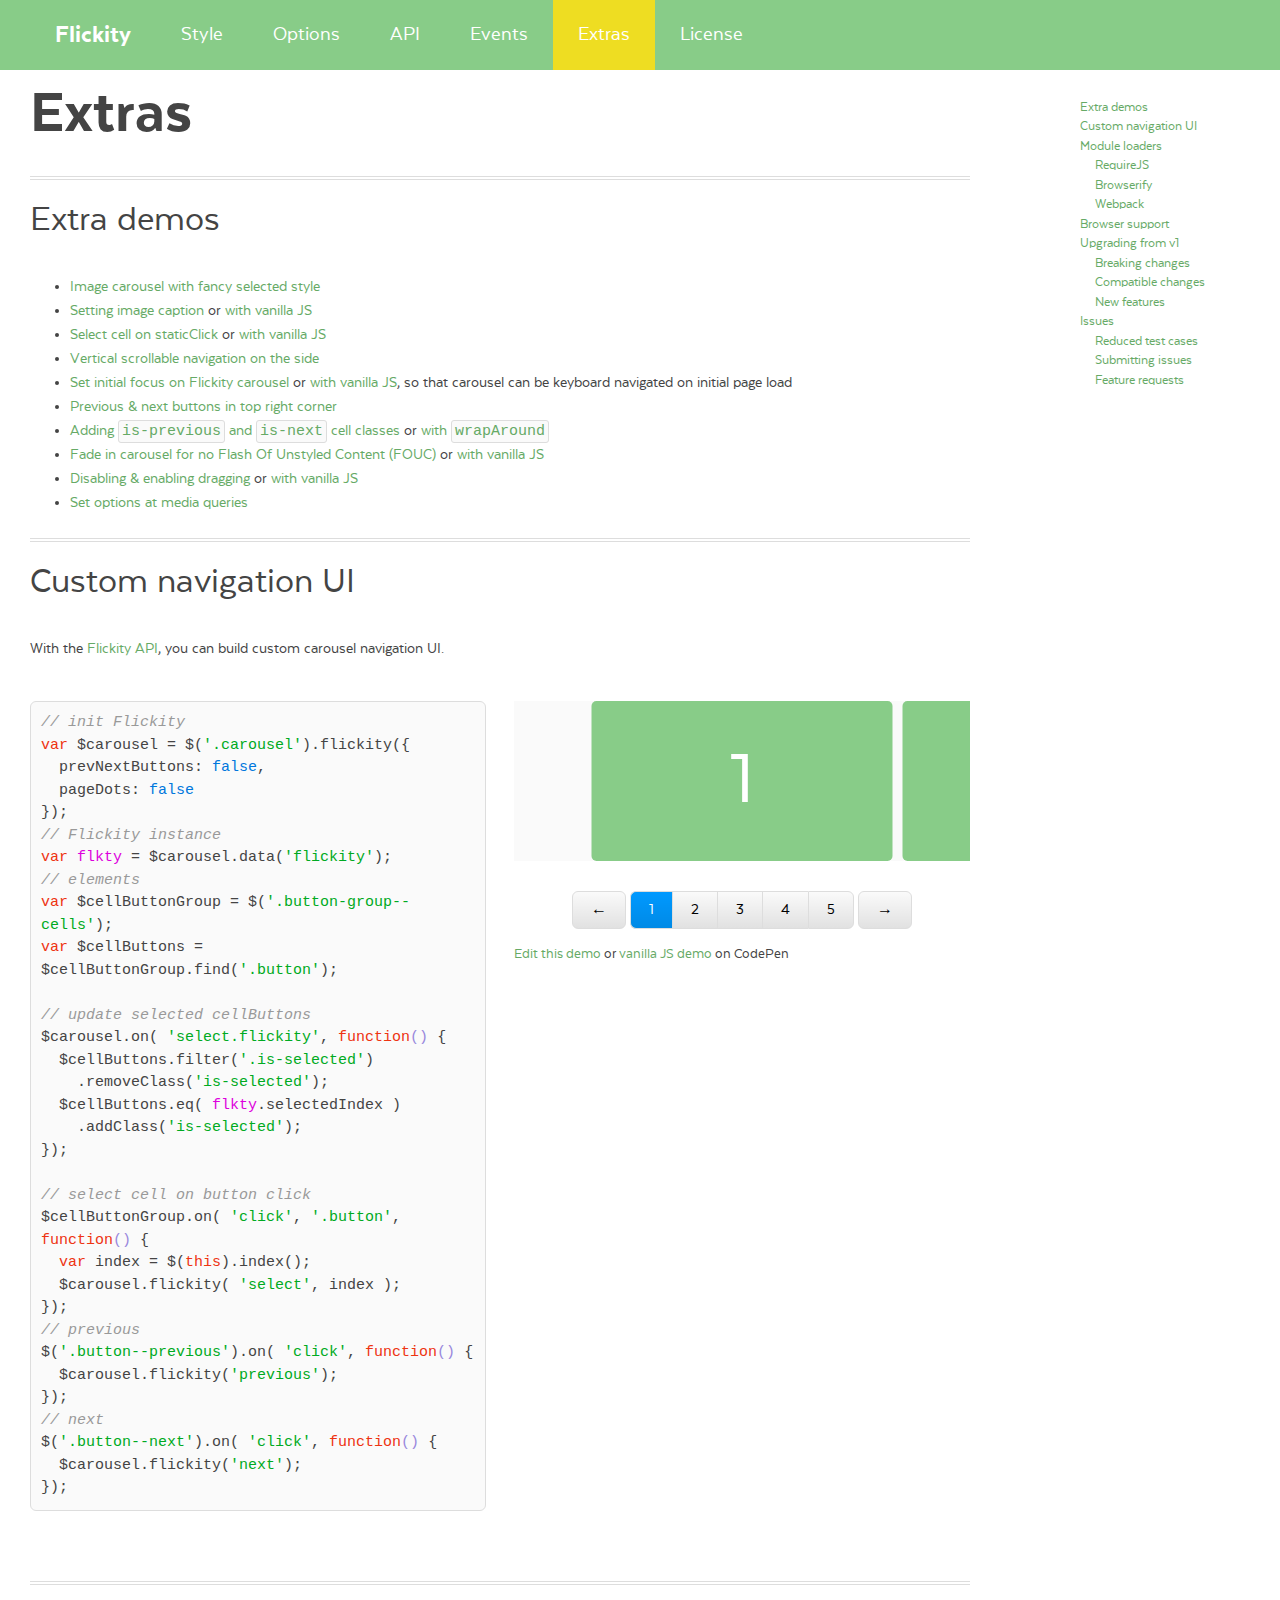
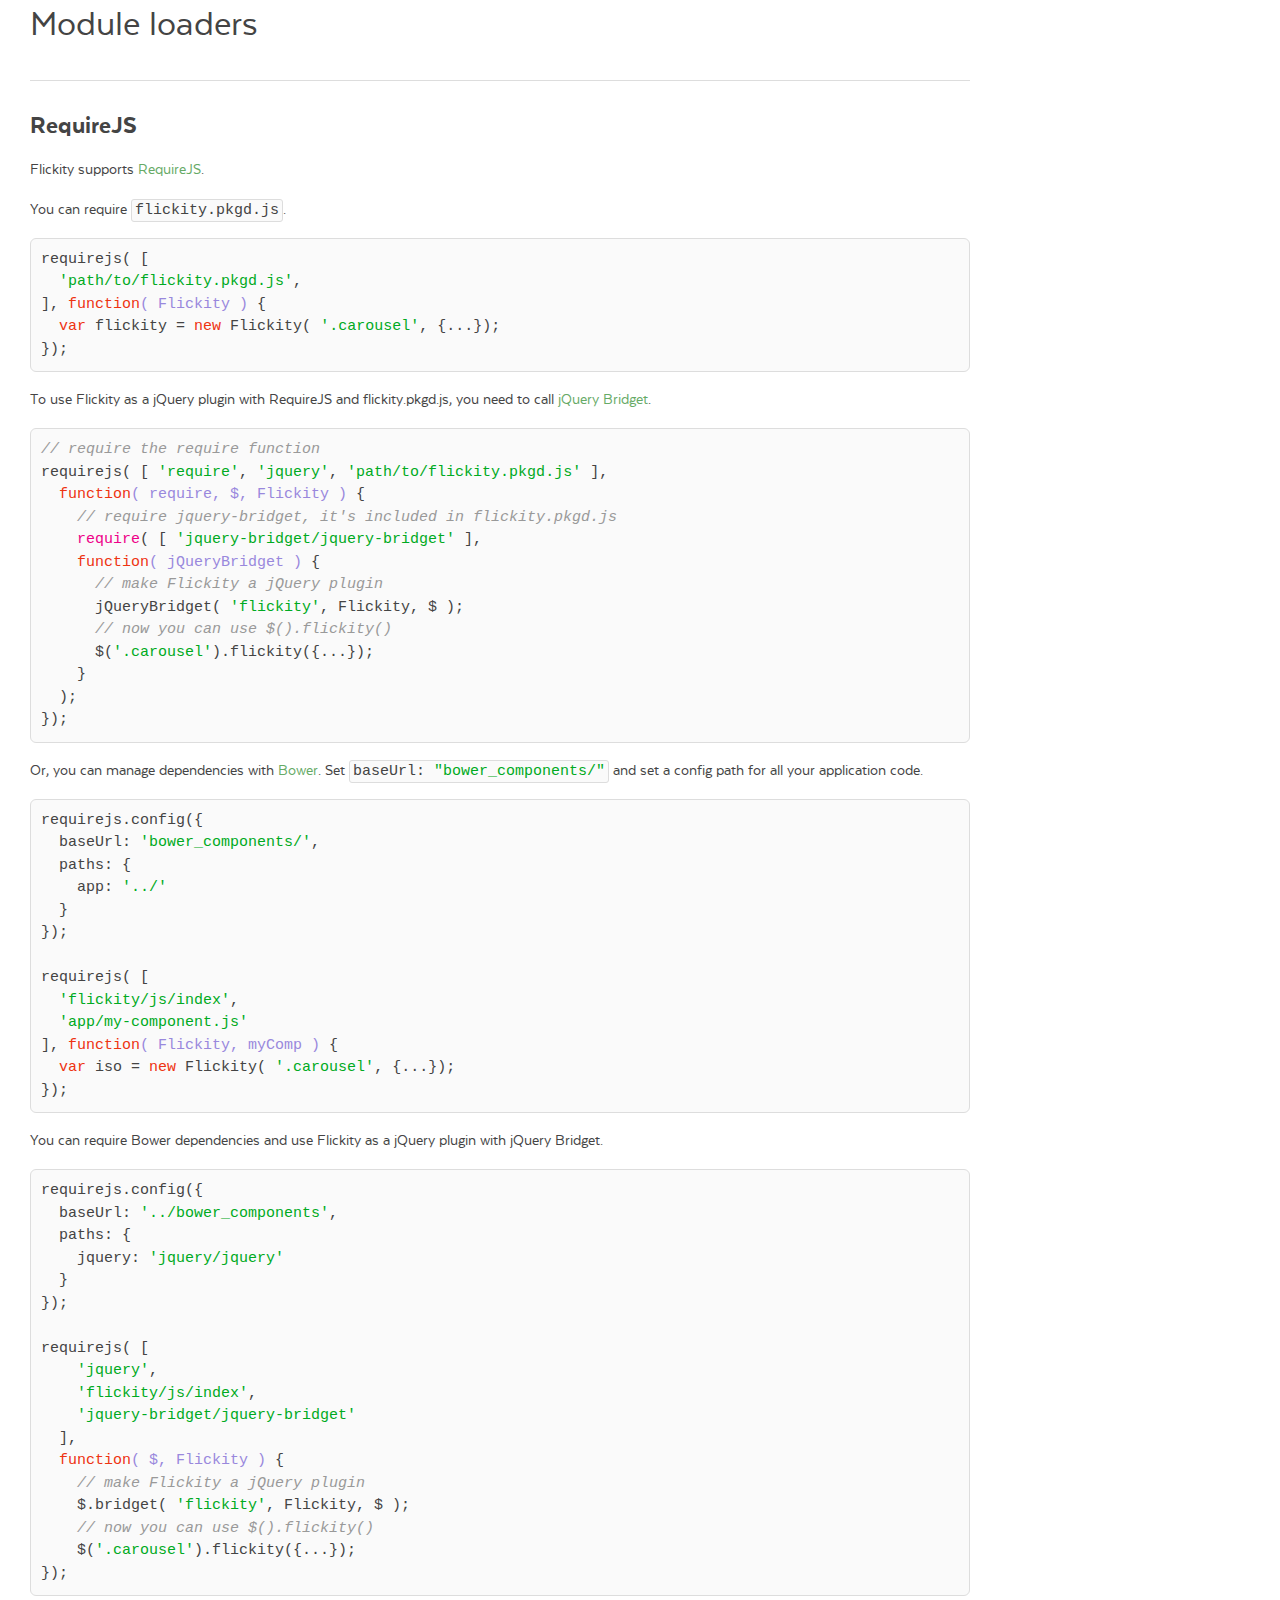
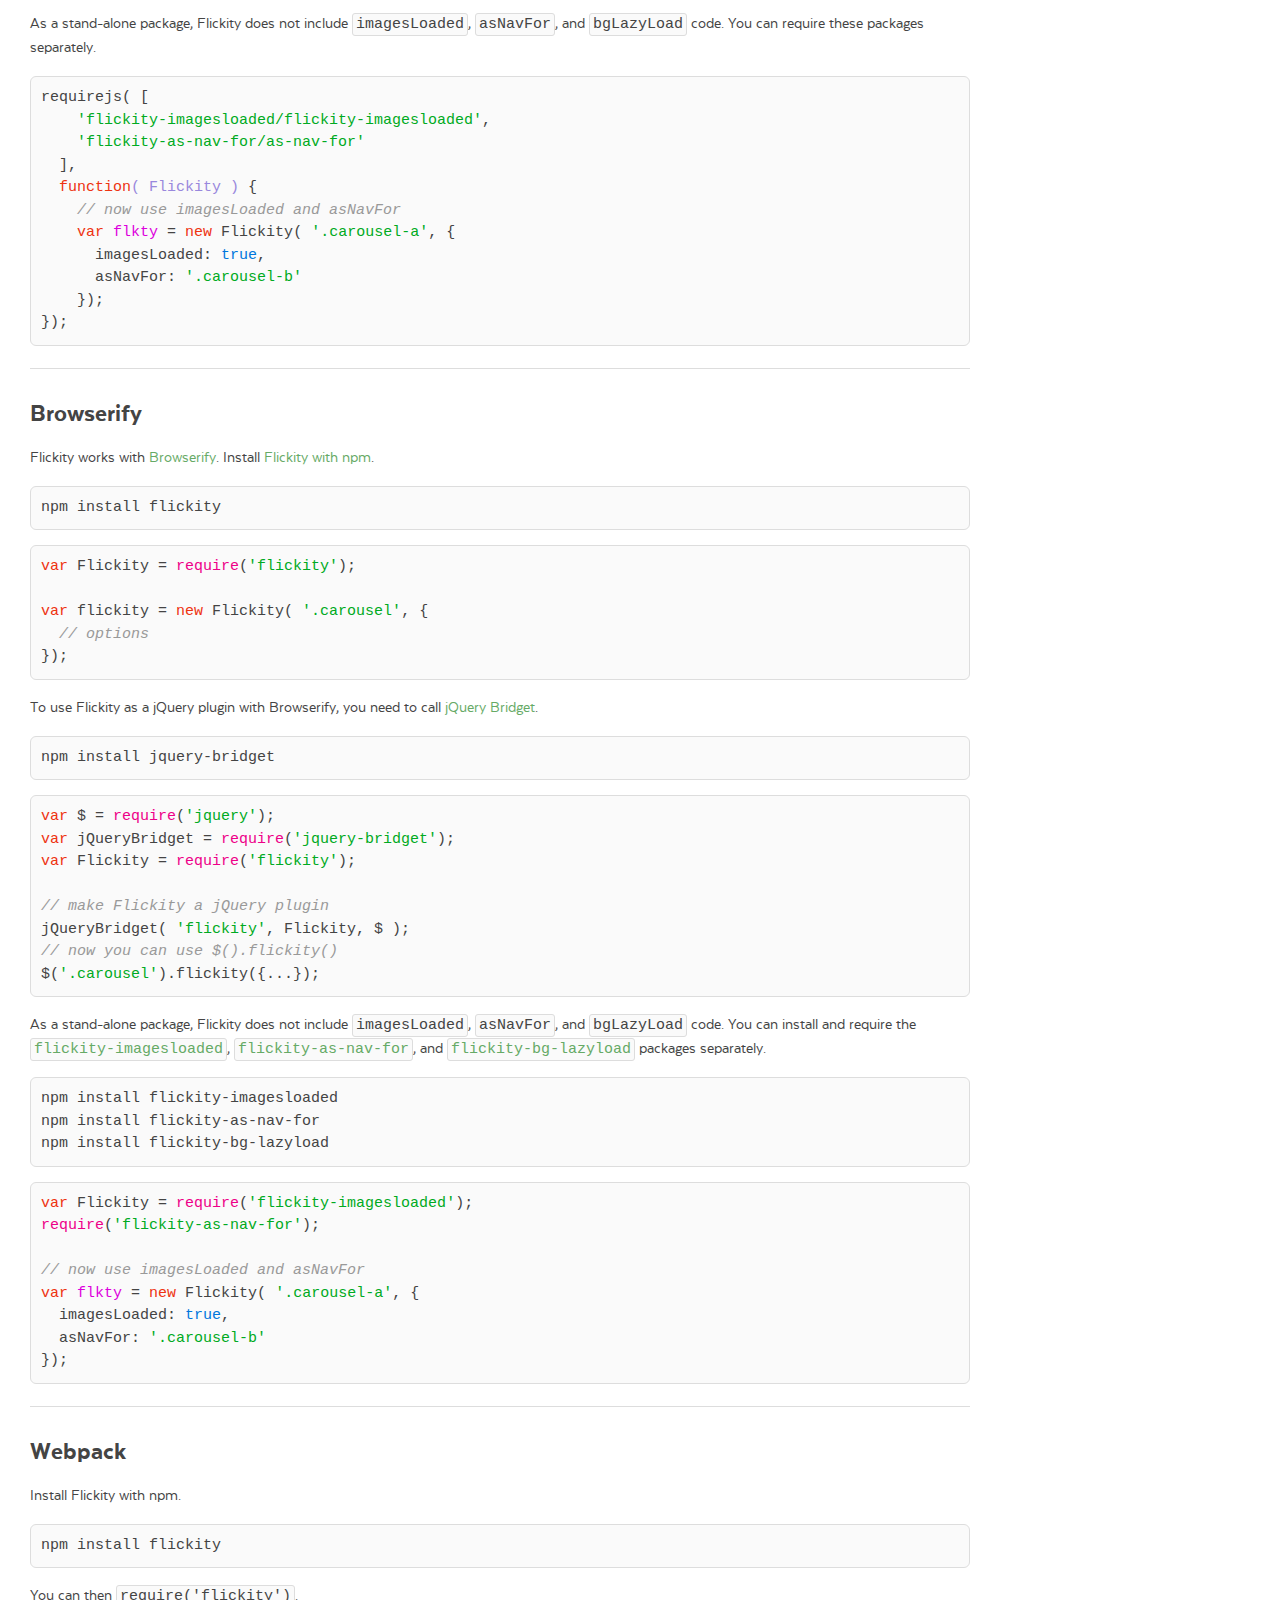
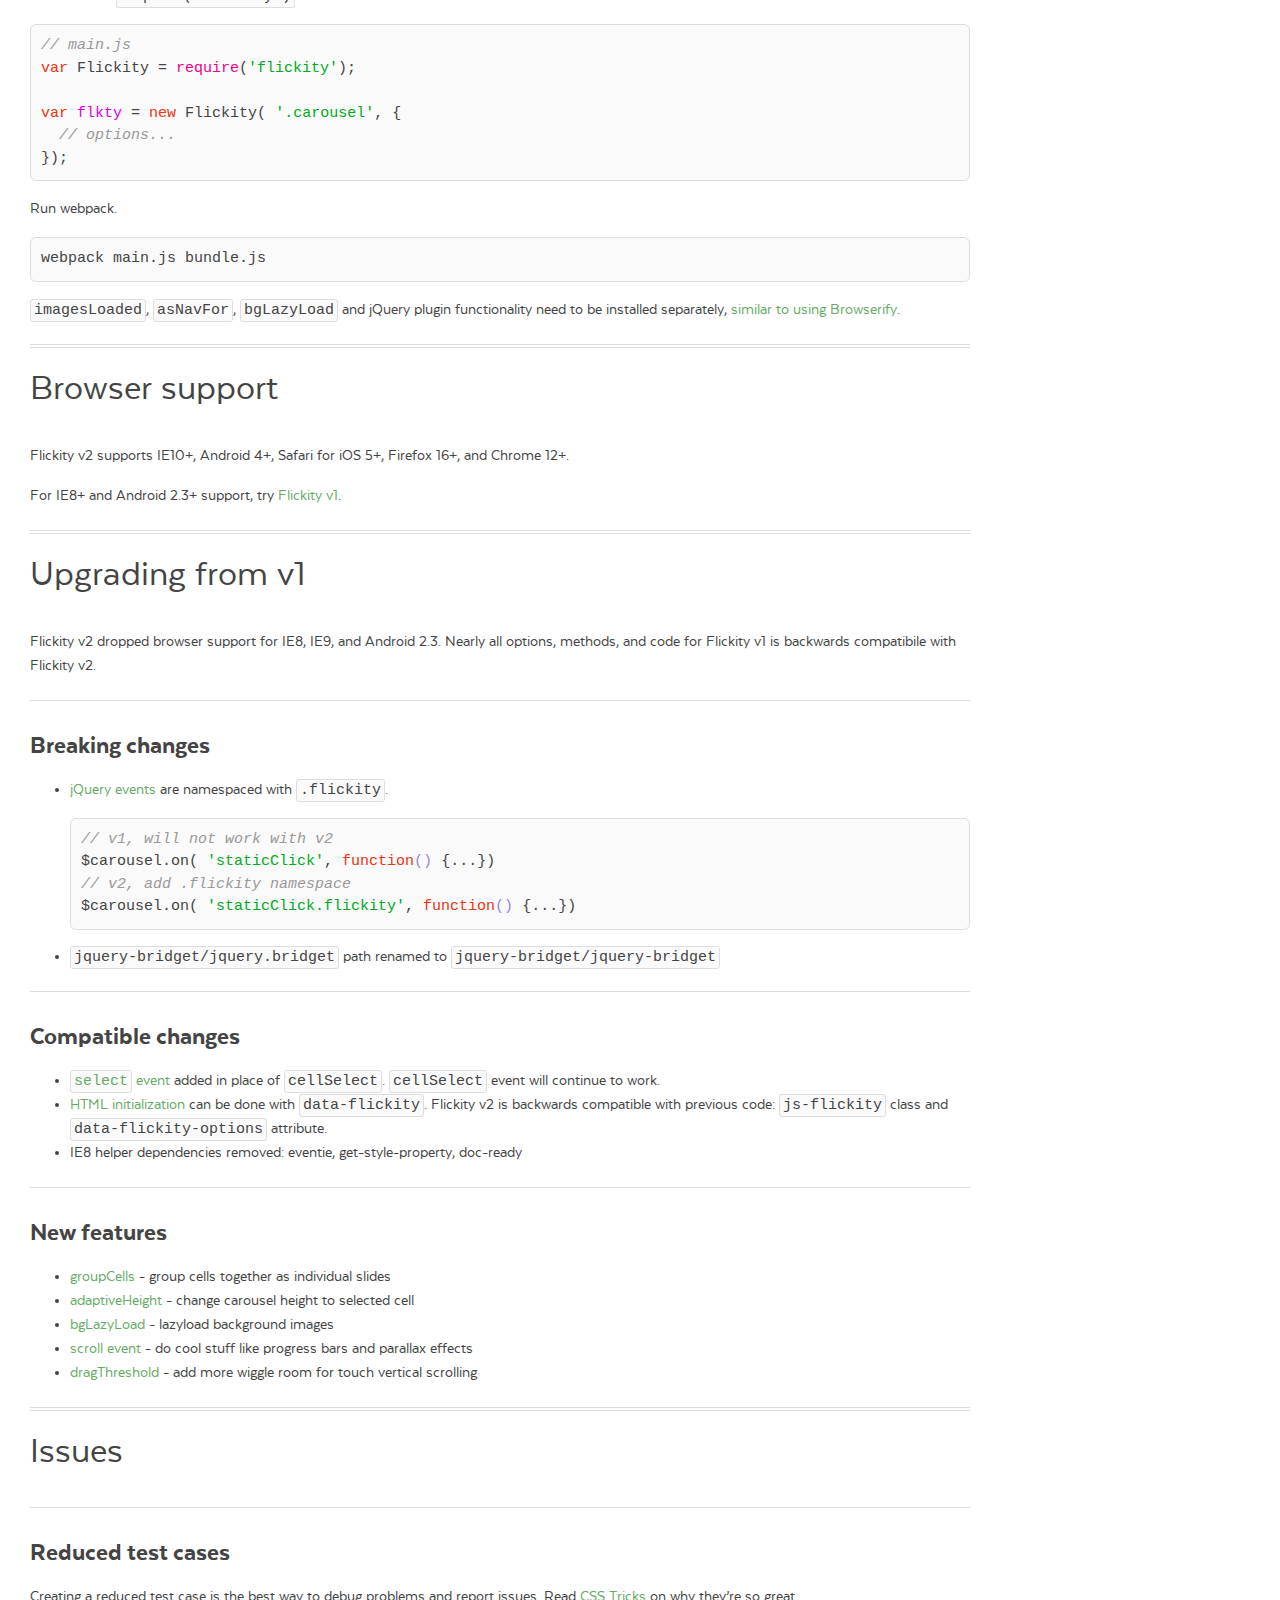
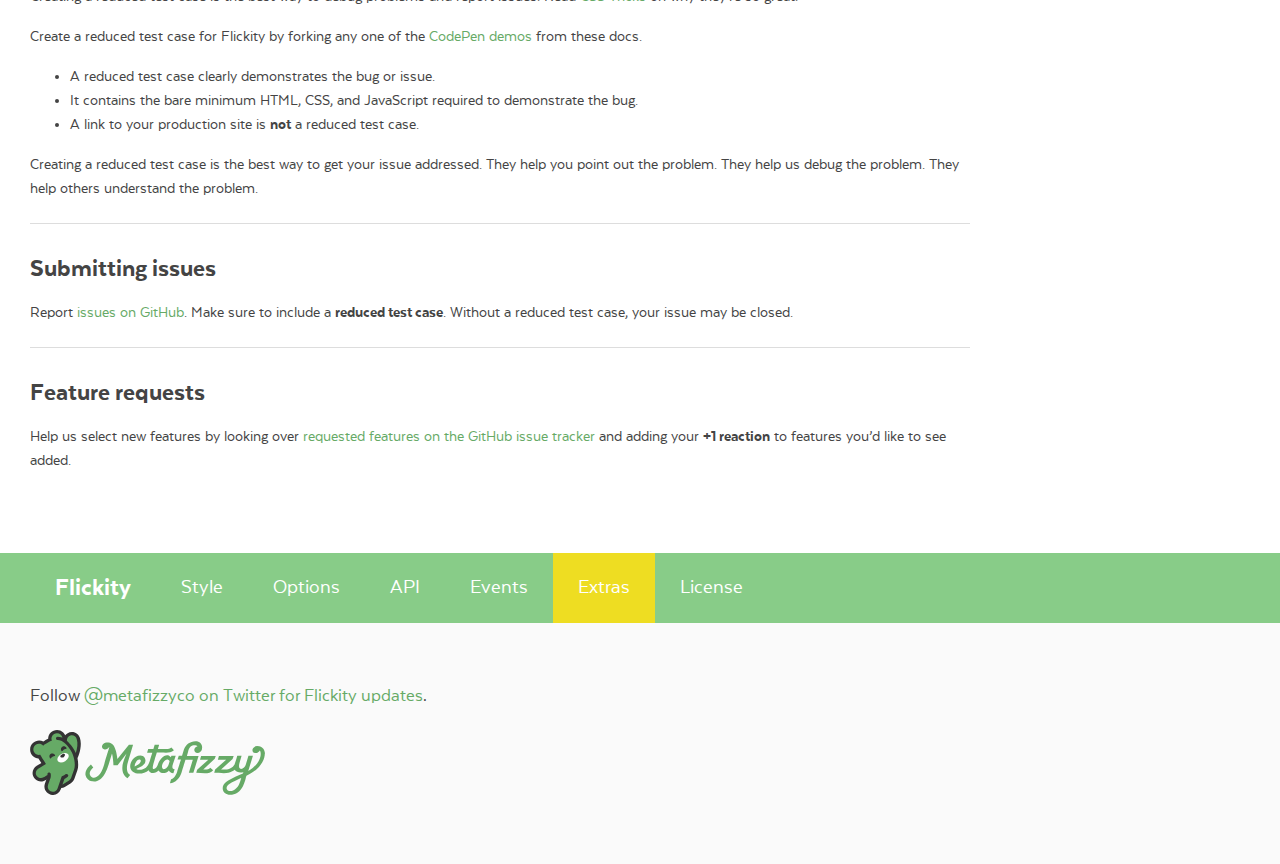
<file: js/extras.html>
<!doctype html>
<html lang="en" class="export">
<head>
  <meta charset="utf-8">
  <meta name="description" content="Touch, responsive, flickable carousels">
  <meta name="viewport" content="width=device-width">

  <title>Flickity &#xB7; Extras</title>

    <link rel="stylesheet" href="css/flickity-docs.css" media="screen">

</head>
<body class="page--extras">

<nav class="site-nav">
  <div class="content-wrap">
    <ul class="site-nav__list">
      <li class="site-nav__item site-nav__item--homepage"><a href=".">Flickity</a></li>
      <li class="site-nav__item site-nav__item--style"><a href="style.html">Style</a></li>
      <li class="site-nav__item site-nav__item--options"><a href="options.html">Options</a></li>
      <li class="site-nav__item site-nav__item--api"><a href="api.html">API</a></li>
      <li class="site-nav__item site-nav__item--events"><a href="events.html">Events</a></li>
      <li class="site-nav__item site-nav__item--extras"><a href="extras.html">Extras</a></li>
      <li class="site-nav__item site-nav__item--license"><a href="license.html">License</a></li>
    </ul>
  </div>
</nav>


<div class="main">
  <div class="content-wrap">
      <h1 class="page-title">Extras</h1>


    <ul class="page-nav" data-js-module="page-nav">
<li class="page-nav__item page-nav__item--h2"><a href="#extra-demos">Extra demos</a></li>
<li class="page-nav__item page-nav__item--h2"><a href="#custom-navigation-ui">Custom navigation UI</a></li>
<li class="page-nav__item page-nav__item--h2"><a href="#module-loaders">Module loaders</a></li>
<li class="page-nav__item page-nav__item--h3"><a href="#requirejs">RequireJS</a></li>
<li class="page-nav__item page-nav__item--h3"><a href="#browserify">Browserify</a></li>
<li class="page-nav__item page-nav__item--h3"><a href="#webpack">Webpack</a></li>
<li class="page-nav__item page-nav__item--h2"><a href="#browser-support">Browser support</a></li>
<li class="page-nav__item page-nav__item--h2"><a href="#upgrading-from-v1">Upgrading from v1</a></li>
<li class="page-nav__item page-nav__item--h3"><a href="#breaking-changes">Breaking changes</a></li>
<li class="page-nav__item page-nav__item--h3"><a href="#compatible-changes">Compatible changes</a></li>
<li class="page-nav__item page-nav__item--h3"><a href="#new-features">New features</a></li>
<li class="page-nav__item page-nav__item--h2"><a href="#issues">Issues</a></li>
<li class="page-nav__item page-nav__item--h3"><a href="#reduced-test-cases">Reduced test cases</a></li>
<li class="page-nav__item page-nav__item--h3"><a href="#submitting-issues">Submitting issues</a></li>
<li class="page-nav__item page-nav__item--h3"><a href="#feature-requests">Feature requests</a></li>
</ul>



<h2 id="extra-demos">Extra demos</h2>

<ul>
  <li><a href="http://codepen.io/desandro/full/jEpxqJ/">Image carousel with fancy selected style</a></li>
  <li>
    <a href="http://codepen.io/desandro/pen/dPdVNM">Setting image caption</a> or
    <a href="http://codepen.io/desandro/pen/OPQxpO">with vanilla JS</a>
  </li>
  <li>
    <a href="http://codepen.io/desandro/pen/pvxONO">Select cell on staticClick</a> or
    <a href="http://codepen.io/desandro/pen/OPBoWx">with vanilla JS</a>
  </li>
  <li><a href="http://codepen.io/desandro/pen/dMjbjR">Vertical scrollable navigation on the side</a></li>
  <li>
    <a href="http://codepen.io/desandro/pen/VYVEbM">Set initial focus on Flickity carousel</a> or
    <a href="http://codepen.io/desandro/pen/JoemRR">with vanilla JS</a>,
    so that carousel can be keyboard navigated on initial page load
  </li>
  <li><a href="http://codepen.io/desandro/pen/LVVqBR">Previous &amp; next buttons in top right corner</a></li>
  <li>
    <a href="http://codepen.io/desandro/pen/MagWrN">Adding <code>is-previous</code> and <code>is-next</code> cell classes</a> or
    <a href="http://codepen.io/desandro/pen/wWQQwN">with <code>wrapAround</code></a>
  </li>
  <li><a href="http://codepen.io/desandro/pen/KVwVqa/">Fade in carousel for no Flash Of Unstyled Content (FOUC)</a> or
    <a href="http://codepen.io/desandro/pen/JGoGpm">with vanilla JS</a>
  </li>
  <li><a href="http://codepen.io/desandro/pen/xZWqWM/">Disabling &amp; enabling dragging</a>
    or <a href="http://codepen.io/desandro/pen/adYJEQ/">with vanilla JS</a></li>
  <li><a href="http://codepen.io/desandro/pen/xVBpqG">Set options at media queries</a></li>
</ul>


<h2 id="custom-navigation-ui">Custom navigation UI</h2>

<p>With the <a href="api.html">Flickity API</a>, you can build custom carousel navigation UI.</p>

<div class="example duo">
  <div class="example__code duo__cell">
<pre><code class="js"><span class="comment">// init Flickity</span>
<span class="keyword">var</span> $carousel = $(<span class="string">&apos;.carousel&apos;</span>).flickity({
  prevNextButtons: <span class="literal">false</span>,
  pageDots: <span class="literal">false</span>
});
<span class="comment">// Flickity instance</span>
<span class="keyword">var</span> <span class="flickity_var">flkty</span> = $carousel.data(<span class="string">&apos;flickity&apos;</span>);
<span class="comment">// elements</span>
<span class="keyword">var</span> $cellButtonGroup = $(<span class="string">&apos;.button-group--cells&apos;</span>);
<span class="keyword">var</span> $cellButtons = $cellButtonGroup.find(<span class="string">&apos;.button&apos;</span>);

<span class="comment">// update selected cellButtons</span>
$carousel.on( <span class="string">&apos;select.flickity&apos;</span>, <span class="function"><span class="keyword">function</span><span class="params">()</span> </span>{
  $cellButtons.filter(<span class="string">&apos;.is-selected&apos;</span>)
    .removeClass(<span class="string">&apos;is-selected&apos;</span>);
  $cellButtons.eq( <span class="flickity_var">flkty</span>.selectedIndex )
    .addClass(<span class="string">&apos;is-selected&apos;</span>);
});

<span class="comment">// select cell on button click</span>
$cellButtonGroup.on( <span class="string">&apos;click&apos;</span>, <span class="string">&apos;.button&apos;</span>, <span class="function"><span class="keyword">function</span><span class="params">()</span> </span>{
  <span class="keyword">var</span> index = $(<span class="keyword">this</span>).index();
  $carousel.flickity( <span class="string">&apos;select&apos;</span>, index );
});
<span class="comment">// previous</span>
$(<span class="string">&apos;.button--previous&apos;</span>).on( <span class="string">&apos;click&apos;</span>, <span class="function"><span class="keyword">function</span><span class="params">()</span> </span>{
  $carousel.flickity(<span class="string">&apos;previous&apos;</span>);
});
<span class="comment">// next</span>
$(<span class="string">&apos;.button--next&apos;</span>).on( <span class="string">&apos;click&apos;</span>, <span class="function"><span class="keyword">function</span><span class="params">()</span> </span>{
  $carousel.flickity(<span class="string">&apos;next&apos;</span>);
});
</code></pre>
  </div>
  <div class="example__demo duo__cell" data-js-module="custom-nav">
    <div class="carousel">
      <div class="carousel-cell"></div>
      <div class="carousel-cell"></div>
      <div class="carousel-cell"></div>
      <div class="carousel-cell"></div>
      <div class="carousel-cell"></div>
    </div>
    <div class="button-row button-row--centered">
      <button class="button button--previous">&#x2190;</button>
      <div class="button-group button-group--cells button-group--inline">
        <button class="button is-selected">1</button>
        <button class="button">2</button>
        <button class="button">3</button>
        <button class="button">4</button>
        <button class="button">5</button>
      </div>
      <button class="button button--next">&#x2192;</button>
    </div>
    <p class="edit-demo">
        <a href="http://codepen.io/desandro/pen/jEZwxb">Edit this demo</a>
        or <a href="http://codepen.io/desandro/pen/emVRjv">vanilla JS demo</a> on CodePen
    </p>
  </div>
</div>


<h2 id="module-loaders">Module loaders</h2>


<h3 id="requirejs">RequireJS</h3>

<p>Flickity supports <a href="http://requirejs.org/">RequireJS</a>.</p>

<p>You can require <code>flickity.pkgd.js</code>.</p>

<pre><code class="js">requirejs( [
  <span class="string">&apos;path/to/flickity.pkgd.js&apos;</span>,
], <span class="function"><span class="keyword">function</span><span class="params">( Flickity )</span> </span>{
  <span class="keyword">var</span> flickity = <span class="keyword">new</span> <span class="flickity_keyword">Flickity</span>( <span class="string">&apos;.carousel&apos;</span>, {...});
});
</code></pre>

<p>To use Flickity as a jQuery plugin with RequireJS and flickity.pkgd.js, you need to call <a href="https://www.npmjs.com/package/jquery-bridget">jQuery Bridget</a>.</p>

<pre><code class="js"><span class="comment">// require the require function</span>
requirejs( [ <span class="string">&apos;require&apos;</span>, <span class="string">&apos;jquery&apos;</span>, <span class="string">&apos;path/to/flickity.pkgd.js&apos;</span> ],
  <span class="function"><span class="keyword">function</span><span class="params">( require, $, Flickity )</span> </span>{
    <span class="comment">// require jquery-bridget, it&apos;s included in flickity.pkgd.js</span>
    <span class="built_in">require</span>( [ <span class="string">&apos;jquery-bridget/jquery-bridget&apos;</span> ],
    <span class="function"><span class="keyword">function</span><span class="params">( jQueryBridget )</span> </span>{
      <span class="comment">// make Flickity a jQuery plugin</span>
      jQueryBridget( <span class="string">&apos;flickity&apos;</span>, <span class="flickity_keyword">Flickity</span>, $ );
      <span class="comment">// now you can use $().flickity()</span>
      $(<span class="string">&apos;.carousel&apos;</span>).flickity({...});
    }
  );
});
</code></pre>

<p>Or, you can manage dependencies with <a href="http://bower.io">Bower</a>. Set <code>baseUrl: <span class="string">&quot;bower_components/&quot;</span></code> and set a config path for all your application code.</p>

<pre><code class="js">requirejs.config({
  baseUrl: <span class="string">&apos;bower_components/&apos;</span>,
  paths: {
    app: <span class="string">&apos;../&apos;</span>
  }
});

requirejs( [
  <span class="string">&apos;flickity/js/index&apos;</span>,
  <span class="string">&apos;app/my-component.js&apos;</span>
], <span class="function"><span class="keyword">function</span><span class="params">( Flickity, myComp )</span> </span>{
  <span class="keyword">var</span> iso = <span class="keyword">new</span> <span class="flickity_keyword">Flickity</span>( <span class="string">&apos;.carousel&apos;</span>, {...});
});
</code></pre>

<p>You can require Bower dependencies and use Flickity as a jQuery plugin with jQuery Bridget.</p>

<pre><code class="js">requirejs.config({
  baseUrl: <span class="string">&apos;../bower_components&apos;</span>,
  paths: {
    jquery: <span class="string">&apos;jquery/jquery&apos;</span>
  }
});

requirejs( [
    <span class="string">&apos;jquery&apos;</span>,
    <span class="string">&apos;flickity/js/index&apos;</span>,
    <span class="string">&apos;jquery-bridget/jquery-bridget&apos;</span>
  ],
  <span class="function"><span class="keyword">function</span><span class="params">( $, Flickity )</span> </span>{
    <span class="comment">// make Flickity a jQuery plugin</span>
    $.bridget( <span class="string">&apos;flickity&apos;</span>, <span class="flickity_keyword">Flickity</span>, $ );
    <span class="comment">// now you can use $().flickity()</span>
    $(<span class="string">&apos;.carousel&apos;</span>).flickity({...});
});
</code></pre>

<p>As a stand-alone package, Flickity does not include <code>imagesLoaded</code>, <code>asNavFor</code>, and <code>bgLazyLoad</code> code. You can require these packages separately.</p>

<pre><code class="js">requirejs( [
    <span class="string">&apos;flickity-imagesloaded/flickity-imagesloaded&apos;</span>,
    <span class="string">&apos;flickity-as-nav-for/as-nav-for&apos;</span>
  ],
  <span class="function"><span class="keyword">function</span><span class="params">( Flickity )</span> </span>{
    <span class="comment">// now use imagesLoaded and asNavFor</span>
    <span class="keyword">var</span> <span class="flickity_var">flkty</span> = <span class="keyword">new</span> <span class="flickity_keyword">Flickity</span>( <span class="string">&apos;.carousel-a&apos;</span>, {
      imagesLoaded: <span class="literal">true</span>,
      asNavFor: <span class="string">&apos;.carousel-b&apos;</span>
    });
});
</code></pre>


<h3 id="browserify">Browserify</h3>

<p>Flickity works with <a href="http://browserify.org/">Browserify</a>. Install <a href="https://www.npmjs.com/package/flickity">Flickity with npm</a>.</p>

<pre><code class="bash">npm install flickity
</code></pre>

<pre><code class="js"><span class="keyword">var</span> <span class="flickity_keyword">Flickity</span> = <span class="built_in">require</span>(<span class="string">&apos;flickity&apos;</span>);

<span class="keyword">var</span> flickity = <span class="keyword">new</span> <span class="flickity_keyword">Flickity</span>( <span class="string">&apos;.carousel&apos;</span>, {
  <span class="comment">// options</span>
});
</code></pre>

<p>To use Flickity as a jQuery plugin with Browserify, you need to call <a href="https://www.npmjs.com/package/jquery-bridget">jQuery Bridget</a>.</p>

<pre><code class="bash">npm install jquery-bridget
</code></pre>

<pre><code class="js"><span class="keyword">var</span> $ = <span class="built_in">require</span>(<span class="string">&apos;jquery&apos;</span>);
<span class="keyword">var</span> jQueryBridget = <span class="built_in">require</span>(<span class="string">&apos;jquery-bridget&apos;</span>);
<span class="keyword">var</span> <span class="flickity_keyword">Flickity</span> = <span class="built_in">require</span>(<span class="string">&apos;flickity&apos;</span>);

<span class="comment">// make Flickity a jQuery plugin</span>
jQueryBridget( <span class="string">&apos;flickity&apos;</span>, <span class="flickity_keyword">Flickity</span>, $ );
<span class="comment">// now you can use $().flickity()</span>
$(<span class="string">&apos;.carousel&apos;</span>).flickity({...});
</code></pre>

<p>As a stand-alone package, Flickity does not include <code>imagesLoaded</code>, <code>asNavFor</code>, and <code>bgLazyLoad</code> code. You can install and require the
  <a href="https://www.npmjs.com/package/flickity-imagesloaded"><code>flickity-imagesloaded</code></a>,
  <a href="https://www.npmjs.com/package/flickity-as-nav-for"><code>flickity-as-nav-for</code></a>, and
  <a href="https://www.npmjs.com/package/flickity-bg-lazyload"><code>flickity-bg-lazyload</code></a>
  packages separately.</p>

<pre><code class="bash">npm install flickity-imagesloaded
npm install flickity-as-nav-for
npm install flickity-bg-lazyload
</code></pre>

<pre><code class="js"><span class="keyword">var</span> <span class="flickity_keyword">Flickity</span> = <span class="built_in">require</span>(<span class="string">&apos;flickity-imagesloaded&apos;</span>);
<span class="built_in">require</span>(<span class="string">&apos;flickity-as-nav-for&apos;</span>);

<span class="comment">// now use imagesLoaded and asNavFor</span>
<span class="keyword">var</span> <span class="flickity_var">flkty</span> = <span class="keyword">new</span> <span class="flickity_keyword">Flickity</span>( <span class="string">&apos;.carousel-a&apos;</span>, {
  imagesLoaded: <span class="literal">true</span>,
  asNavFor: <span class="string">&apos;.carousel-b&apos;</span>
});
</code></pre>


<h3 id="webpack">Webpack</h3>

<p>Install Flickity with npm.</p>

<pre><code class="bash">npm install flickity
</code></pre>

<p>You can then <code>require(&apos;flickity&apos;)</code>.</p>

<pre><code class="js"><span class="comment">// main.js</span>
<span class="keyword">var</span> <span class="flickity_keyword">Flickity</span> = <span class="built_in">require</span>(<span class="string">&apos;flickity&apos;</span>);

<span class="keyword">var</span> <span class="flickity_var">flkty</span> = <span class="keyword">new</span> <span class="flickity_keyword">Flickity</span>( <span class="string">&apos;.carousel&apos;</span>, {
  <span class="comment">// options...</span>
});
</code></pre>

<p>Run webpack.</p>

<pre><code class="bash">webpack main.js bundle.js
</code></pre>

<p><code>imagesLoaded</code>, <code>asNavFor</code>, <code>bgLazyLoad</code> and jQuery plugin functionality need to be installed separately, <a href="#browserify">similar to using Browserify</a>.</p>


<h2 id="browser-support">Browser support</h2>

<p>Flickity v2 supports IE10+, Android 4+, Safari for iOS 5+, Firefox 16+, and Chrome 12+.</p>

<p>For IE8+ and Android 2.3+ support, try <a href="http://flickity.metafizzy.co/v1/">Flickity v1</a>.</p>


<h2 id="upgrading-from-v1">Upgrading from v1</h2>

<p>Flickity v2 dropped browser support for IE8, IE9, and Android 2.3. Nearly all options, methods, and code for Flickity v1 is backwards compatibile with Flickity v2.</p>

<h3 id="breaking-changes">Breaking changes</h3>

<ul>
  <li>
    <p><a href="events.html">jQuery events</a> are namespaced with <code>.flickity</code>.</p>
<pre><code class="js"><span class="comment">// v1, will not work with v2</span>
$carousel.on( <span class="string">&apos;staticClick&apos;</span>, <span class="function"><span class="keyword">function</span><span class="params">()</span> </span>{...})
<span class="comment">// v2, add .flickity namespace</span>
$carousel.on( <span class="string">&apos;staticClick.flickity&apos;</span>, <span class="function"><span class="keyword">function</span><span class="params">()</span> </span>{...})
</code></pre>
  </li>
  <li><code>jquery-bridget/jquery.bridget</code> path renamed to <code>jquery-bridget/jquery-bridget</code></li>
</ul>

<h3 id="compatible-changes">Compatible changes</h3>

<ul>
  <li><a href="events.html#select"><code>select</code> event</a> added in place of <code>cellSelect</code>. <code>cellSelect</code> event will continue to work.</li>
  <li><a href="index.html#initialize-with-html">HTML initialization</a> can be done with <code>data-flickity</code>. Flickity v2 is backwards compatible with previous code: <code>js-flickity</code> class and <code>data-flickity-options</code> attribute.</li>
  <li>IE8 helper dependencies removed: eventie, get-style-property, doc-ready</li>
</ul>

<h3 id="new-features">New features</h3>

<ul>
  <li><a href="options.html#groupcells">groupCells</a> - group cells together as individual slides</li>
  <li><a href="options.html#adaptiveheight">adaptiveHeight</a> - change carousel height to selected cell</li>
  <li><a href="options.html#bglazyload">bgLazyLoad</a> - lazyload background images</li>
  <li><a href="events.html#scroll">scroll event</a> - do cool stuff like progress bars and parallax effects</li>
  <li><a href="options.html#dragthreshold">dragThreshold</a> - add more wiggle room for touch vertical scrolling</li>
</ul>


<h2 id="issues">Issues</h2>

<h3 id="reduced-test-cases">Reduced test cases</h3>

<p>Creating a reduced test case is the best way to debug problems and report issues. Read <a href="http://css-tricks.com/reduced-test-cases/">CSS Tricks</a> on why they&#x2019;re so great.</p>

<p>Create a reduced test case for Flickity by forking any one of the <a href="http://codepen.io/desandro/tag/flickity-docs">CodePen demos</a> from these docs.</p>

<ul>
  <li>A reduced test case clearly demonstrates the bug or issue.</li>
  <li>It contains the bare minimum HTML, CSS, and JavaScript required to demonstrate the bug.</li>
  <li>A link to your production site is <b>not</b> a reduced test case.</li>
</ul>

<p>Creating a reduced test case is the best way to get your issue addressed. They help you point out the problem. They help us debug the problem. They help others understand the problem.</p>


<h3 id="submitting-issues">Submitting issues</h3>

<p>Report <a href="https://github.com/metafizzy/flickity/issues/">issues on GitHub</a>. Make sure to include a <strong>reduced test case</strong>. Without a reduced test case, your issue may be closed.</p>


<h3 id="feature-requests">Feature requests</h3>

<p>Help us select new features by looking over <a href="https://github.com/metafizzy/flickity/labels/feature%20request">requested features on the GitHub issue tracker</a> and adding your <strong>+1 reaction</strong> to features you&#x2019;d like to see added.</p>

  </div>
</div>

<nav class="site-nav">
  <div class="content-wrap">
    <ul class="site-nav__list">
      <li class="site-nav__item site-nav__item--homepage"><a href=".">Flickity</a></li>
      <li class="site-nav__item site-nav__item--style"><a href="style.html">Style</a></li>
      <li class="site-nav__item site-nav__item--options"><a href="options.html">Options</a></li>
      <li class="site-nav__item site-nav__item--api"><a href="api.html">API</a></li>
      <li class="site-nav__item site-nav__item--events"><a href="events.html">Events</a></li>
      <li class="site-nav__item site-nav__item--extras"><a href="extras.html">Extras</a></li>
      <li class="site-nav__item site-nav__item--license"><a href="license.html">License</a></li>
    </ul>
  </div>
</nav>

<div class="site-footer">
  <div class="content-wrap">

    <p class="site-footer__follow">Follow <a href="https://twitter.com/metafizzyco">@metafizzyco on Twitter for Flickity updates</a>.</p>

    <p class="site-footer__brand">
      <a class="site-footer__brand__link" href="http://metafizzy.co">
        <svg class="metafizzy-logo site-footer__metafizzy-logo" viewbox="0 0 400 512">
          <path fill="#333" d="M329.4 15c-25 0-44 15-52 26.4C271 27 251 0 213 0c-39 0-69 30.4-70 69-9 3.6-32 17-38 22-10-5-21-8-33-8-35 0-71 27.4-71 71.6 0 40 34.4 68.4 65.6 69.5 6 10 13 21 22.5 35 0.6 0-38 23.5-38 23.5-15 9.5-31 27-31 56.5 0 38.4 32 66 66 66 12.4 0 24.5-3 35-10l8-5-12 34c-15 46 20 88 62.5 88 28 0 53.4-18 63-45l3.6-10c9.6 -1 19-4 28-9l47.5-29c13-8 23-20 28-35l23.5-67c9.6-27 7-64 1-95 4-8 26-57 26-113 0-79-43-94-70-94z"/>
          <defs>
            <path id="metafizzy-logo__body-path" d="M290.4 84c-1-18 10-34 27.6-40 21-7 43 5 50 26 11 34 4 75-7 112-8-23-37-68-71-98zm31 77.4c-30-45-65-82-104-82-7 0-13-6-13-14 0-7 6.4-13 14-13 22 0.6 36.6 8 37.5 8-5-26-38-45-66-28-18 11-26 33.6-18 53-19 5.4-55 27-68 38.5-14-16-38-20-56-9-21 13-27 40-15 61 10 17 29.6 24 47.6 20 8 15 23 38 45 71l-61 38C46 317 40 342 52 360c13 20 38 23.4 55 13 11.6-7 31-19 31-19 0-2 0-4 -1-5-1-7 4-14 11-15 7-1 14 4 15 11 2.5 15 0 27-1 32 0 0-11 31-20 57-9 28 12.5 53 37 53 15 0 32-9 38-27l31-89c1-4 4-7 8-8 12.6-4 23-14 23-14 5.4-5 14-4 19 1 5 5.4 4.5 14 -1 19 0 0.5-11 10-26 17l-15 43c1 -1 2.6-1 4-2l47.5-29c8-5 14-12 17-21l23.5-67c14-41-3-112-26-147z"/>
          </defs>
          <use class="metafizzy-logo__body" xlink:href="#metafizzy-logo__body-path"/>
          <clippath id="metafizzy-logo__body-clip">
            <use xlink:href="#metafizzy-logo__body-path"/>
          </clippath>
          <g clip-path="url(#metafizzy-logo__body-clip)">
            <path class="metafizzy-logo__stripe1" d="M-65 186l379-238 55 87L-11 273z"/>
            <path class="metafizzy-logo__stripe2" d="M-11 272l379-238 55 87-379 239z"/>
            <path class="metafizzy-logo__stripe3" d="M43 358l379-238 46 73-379 238z"/>
            <path class="metafizzy-logo__stripe4" d="M89 430l379-238 55 87-379 239z"/>
          </g>
          <ellipse transform="rotate(-121.393 260.234 218.053)" fill="#FFF" cx="260" cy="218" rx="32" ry="49"/>
          <path fill="#333" d="M196.4 196c6.6 11-8 7-19 14-11 6.6-14 21-21 10-7-11-3-25 8-32 11-7 25-3 32 8zM287 140c6.6 11-8 7-19 14s-14 21-21 10-3-25 8-32c11-7 25-3 32 8z"/>
          <path fill="#333" d="M243 199l17.4-11c5-3 11-1 14 3 2 3 2 7 0 10.5l-6 10c-2 3-4 4.4-8 5l-11 1c-4 0-7-1-9-5-3-5-1-11 3.5-14z"/>
        </svg>

        <svg class="metafizzy-wordmark site-footer__metafizzy-wordmark" xmlns="http://www.w3.org/2000/svg" width="1000" height="300" viewbox="0 0 1000 300">
          <path d="M491 121l13-39H480l-3 8c-23-31-63 7-72 41-4 10-12 25-23 25-13 0 0-35 6-56v 0c4-12 11-36 11-36H423c25 0 51 5 71-13l-14-15c-9 8-17 8-27 8h-48l7-23h-25L380 44h-29l-6 21H374l-6 19c-7 22-11 49-30 64-14 10-38 17-53 7 19-8 51-21 51-45 0-13-8-29-28-29-39 0-57 40-57 60 0 25 24 40 49 40 21 0 39-7 54-19 3 9 11 16 24 16 13 0 23-5 30-14 7 10 19 16 33 14 11-1 19-7 25-14 4 8 11 14 25 15L498 157c-21-1-10-26-7-36zM277 132c3-10 13-33 28-29 5 1 6 7 4 12-4 12-20 20-33 26 0-3 0-6 1-8zm166 24c-9 3-14-2-15-11-3-19 25-60 42-33l-4 14c-3 12-12 26-23 30zm-192 33L236 207c-31-18-33-59-24-87 10-31 19-50 19-50l-50 65h-23c 0-18-4-50-8-65L136 115c-13 44-37 119-97 109-18-3-32-16-36-34-4-23 12-45 30-60l13 17c-14 11-29 33-13 50 13 14 31 6 42-5 23-22 30-56 38-86C121 82 135 35 135 35c 0 0 -1-1-1-1-5 9-15 14-25 13-11-1-17-11-14-21 3-10 14-18 25-18 15 0 23 1 34 12 14 13 23 50 26 80L244 21h23l-28 94c-7 23-13 59 12 74zM649 48c-2 6-11 18-24 18-14 0-20-11-17-21 3-8 9-14 17-16-8-9-28-7-38 2-9 8-12 20-15 31l-6 21h65l-29 94h-25l22-73H558s-14 48-22 72c-8 27-34 57-64 59L478 212c16-1 29-25 34-41 4-13 18-58 21-68h-19l7-21H539c4-12 7-24 11-36C559 21 583 1 614 1c28 0 42 21 35 47zm78 35h-82l-6 21H685l-62 56-5 17c39 0 75 9 94-15l-16-14c-11 13-27 9-39 10L721 99l6-17zM999 70c0 38-27 89-102 123-2 6-4 12-5 18-7 24-23 88-86 88-22 0-41-12-41-36 0-26 23-38 36-46 24-14 50-25 76-36l3-9c-4 2-8 3-13 3-13 1-28-4-35-15-10 8-23 14-35 17-22 5-57 0-79 0l5-18 61-55h-46l6-21h82l-6 17-64 58c11 0 22 0 33 0 14-1 31-10 41-26 3-4 16-50 16-50h24l-11 38c-4 13-7 35 8 35 12 0 23-13 26-23l15-50h25l-26 85c72-42 76-101 64-114-5 9-15 16-26 14-11-1-17-11-14-21 3-10 14-18 25-18 34 0 44 27 44 44zM867 206l-15 7c-14 7-30 13-48 25-10 7-23 19-15 32 6 11 24 9 34 5 13-6 26-19 32-32 6-11 9-24 13-37z"/>
        </svg>
      </a>

    </p>

  </div> 
</div> 

  <script src="js/flickity-docs.min.js"></script>


</body>
</html>
</file>
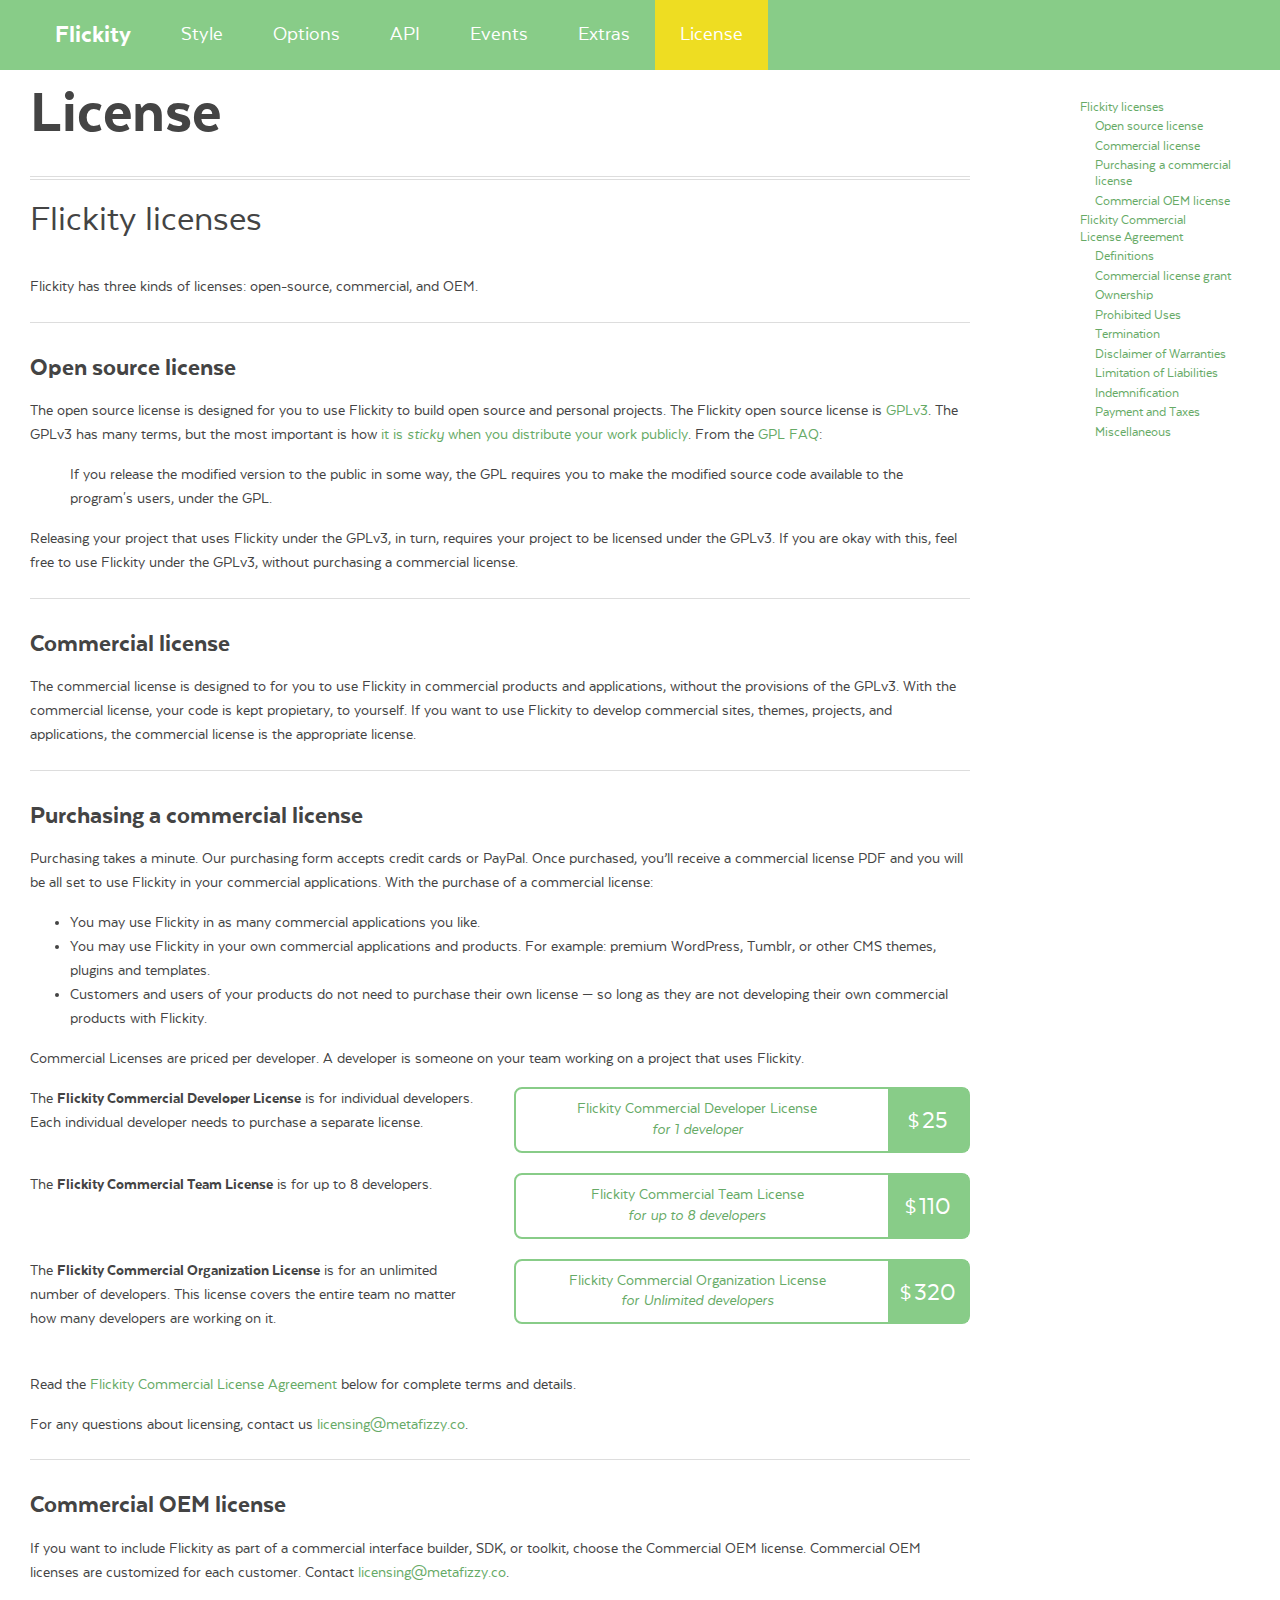
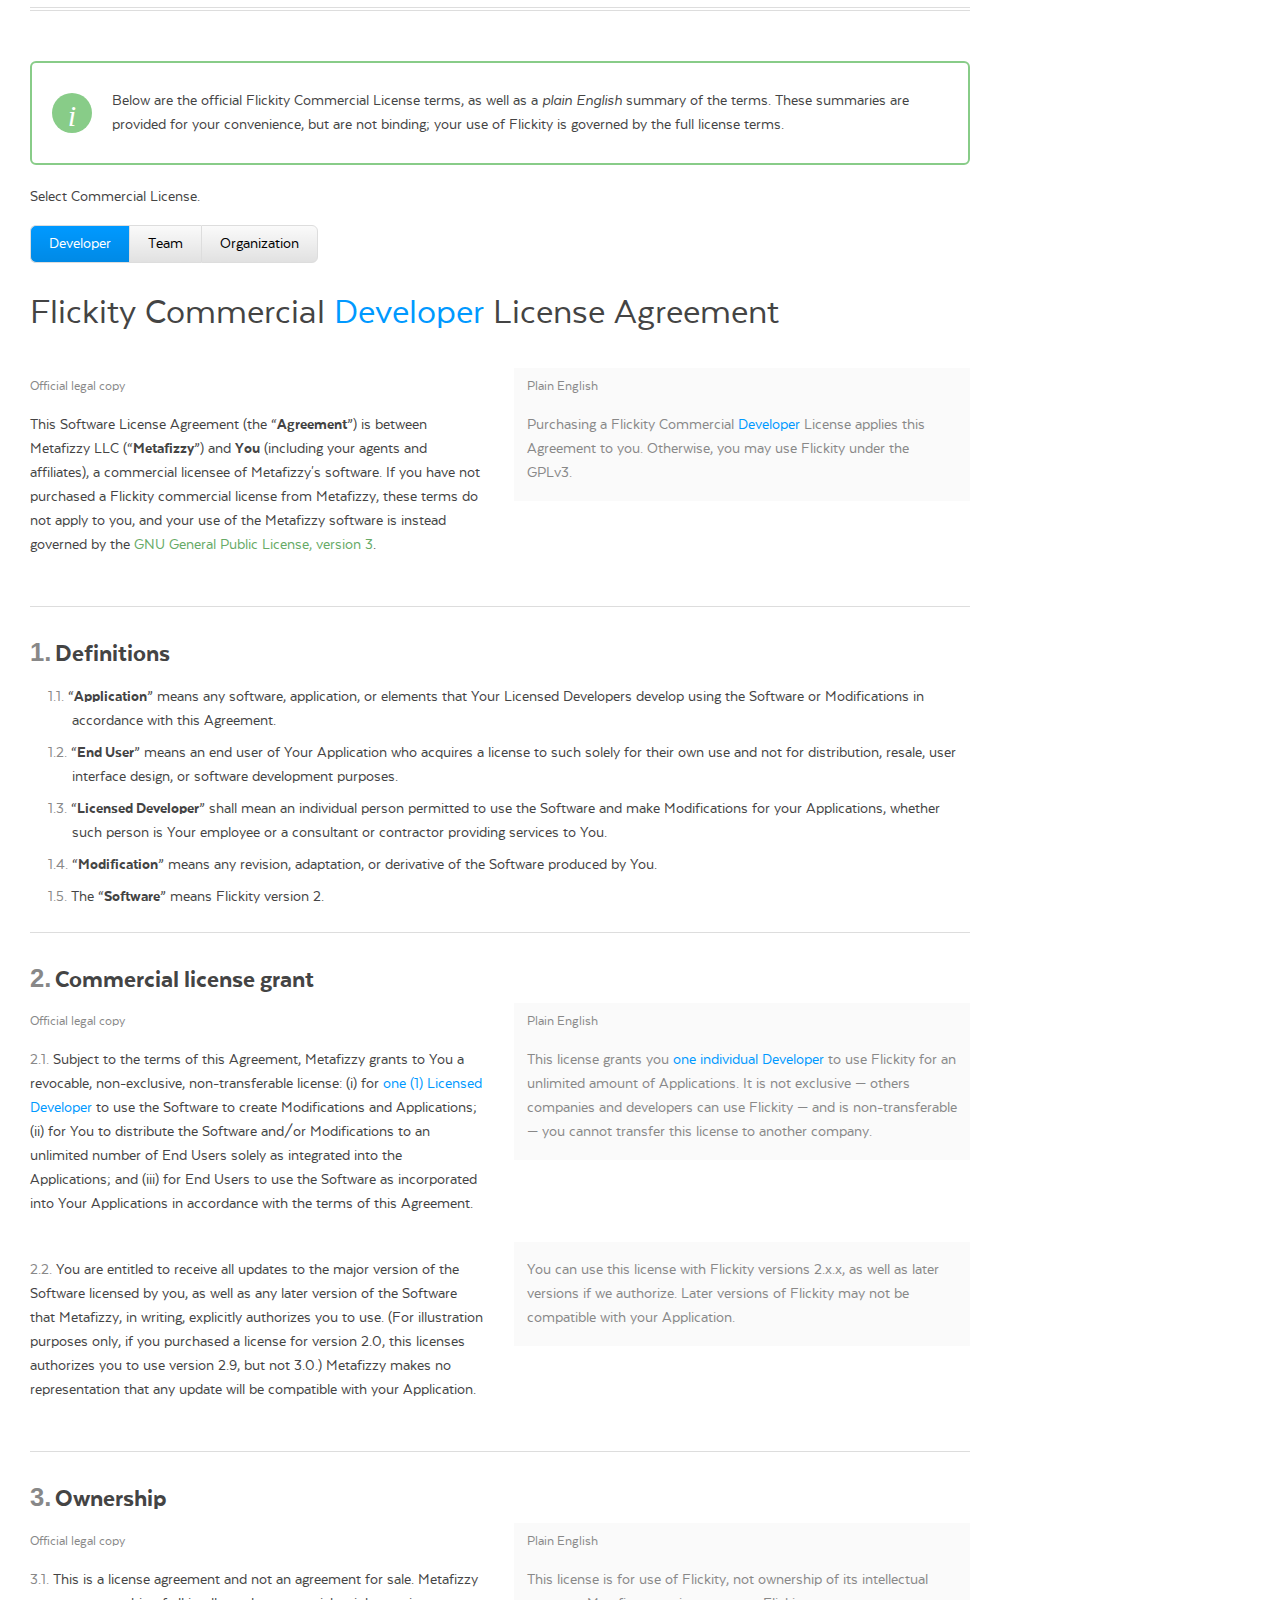
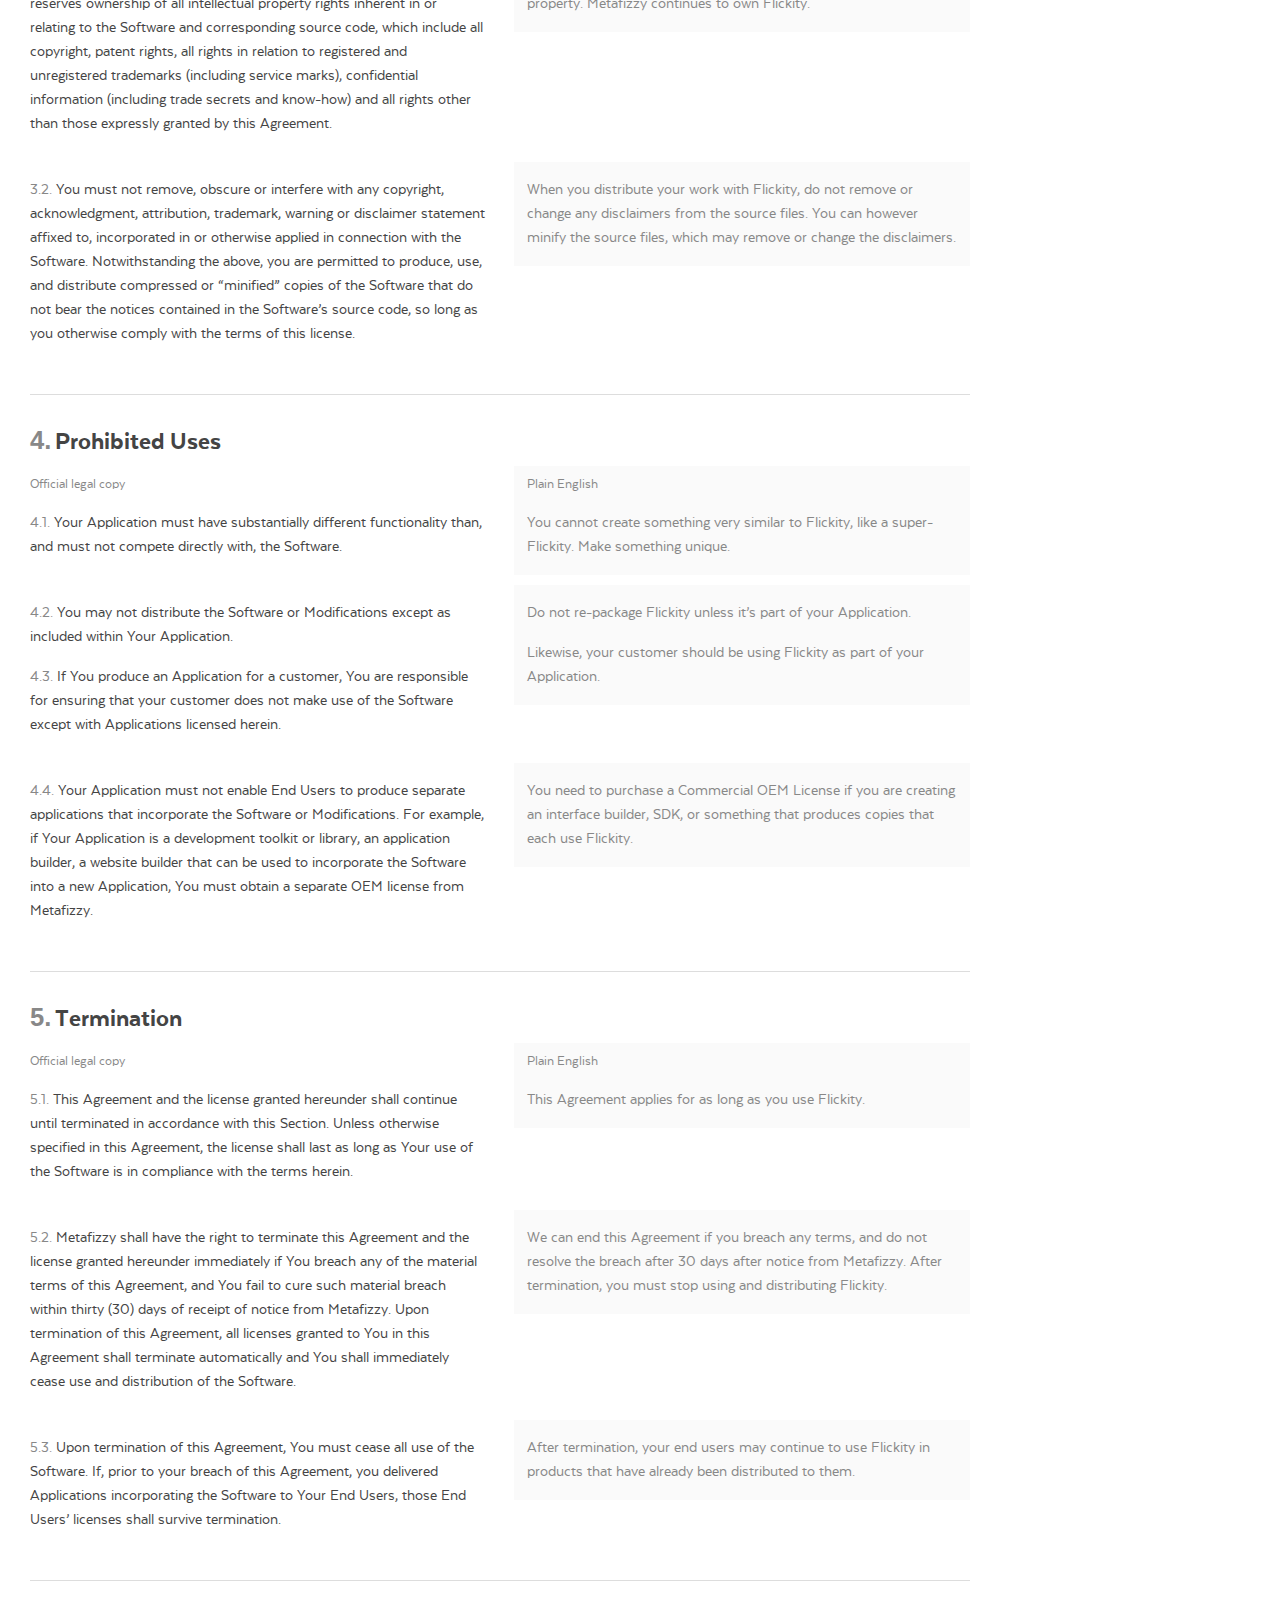
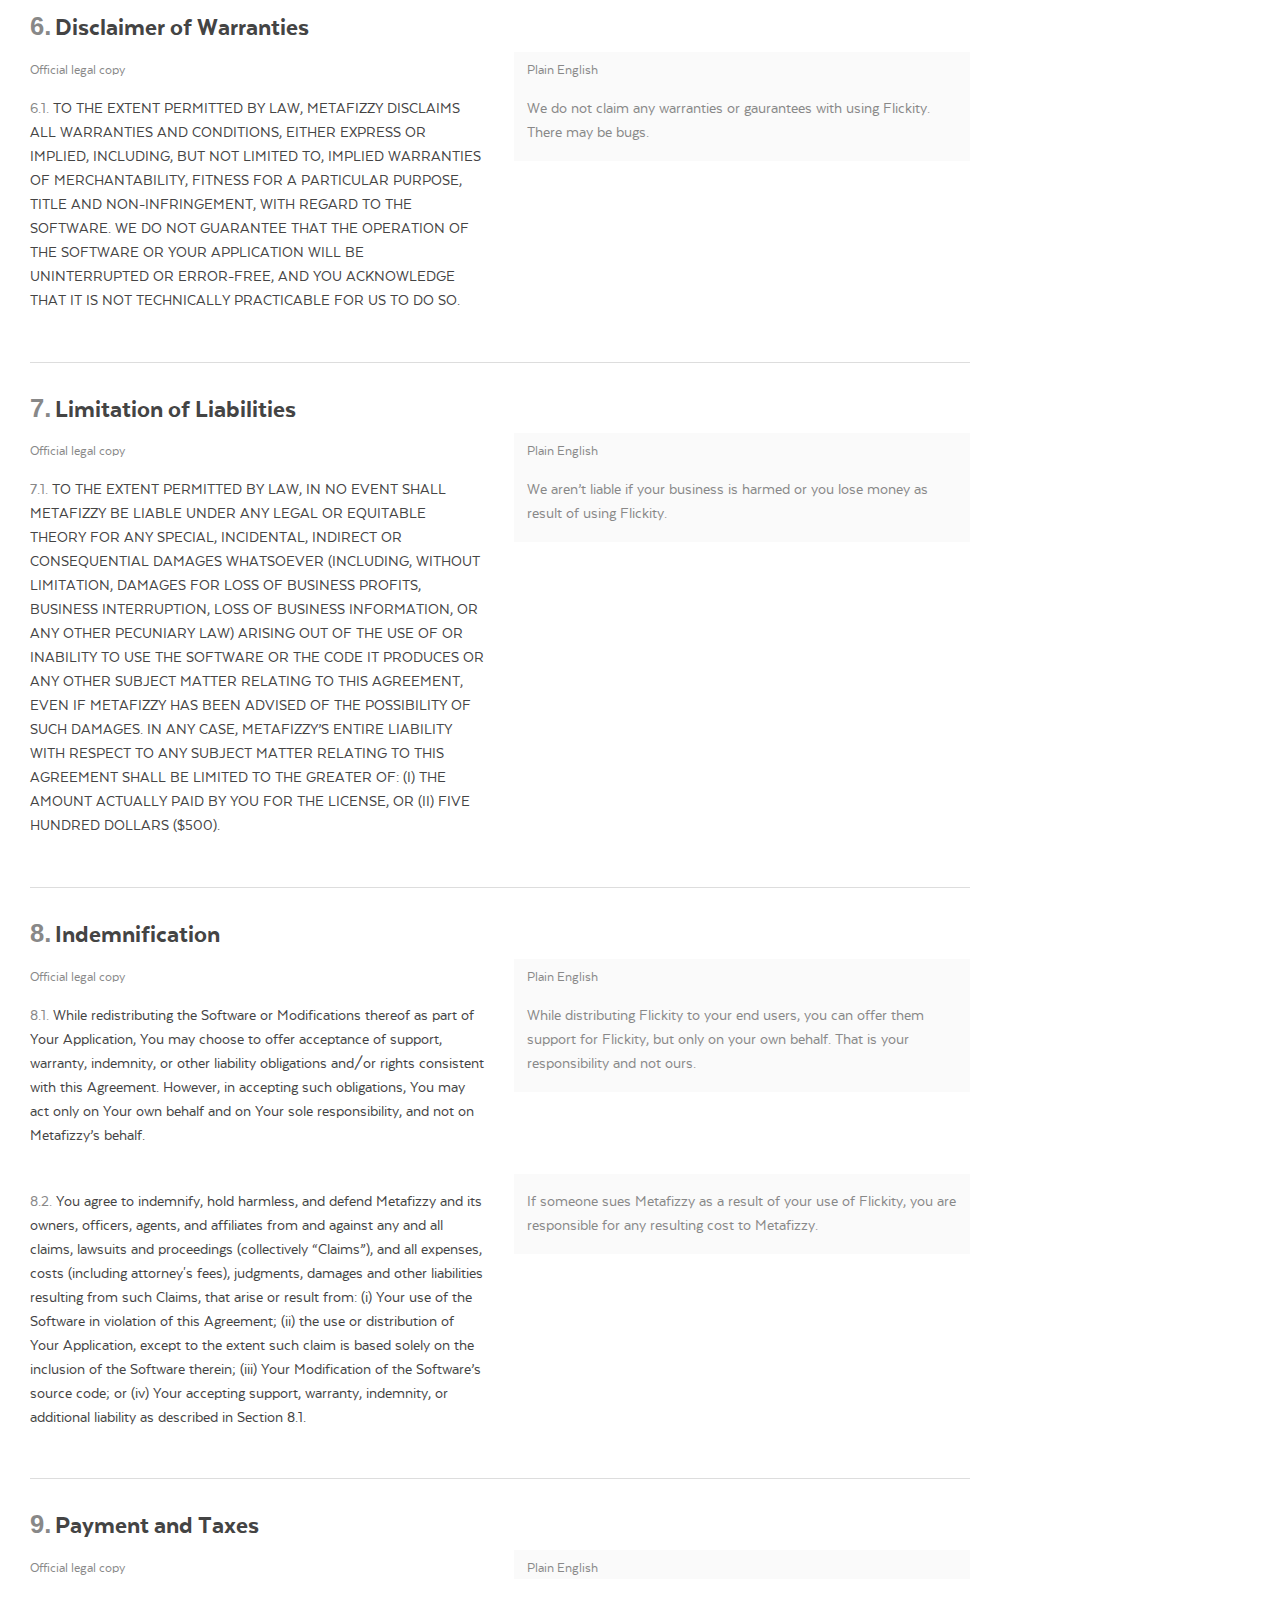
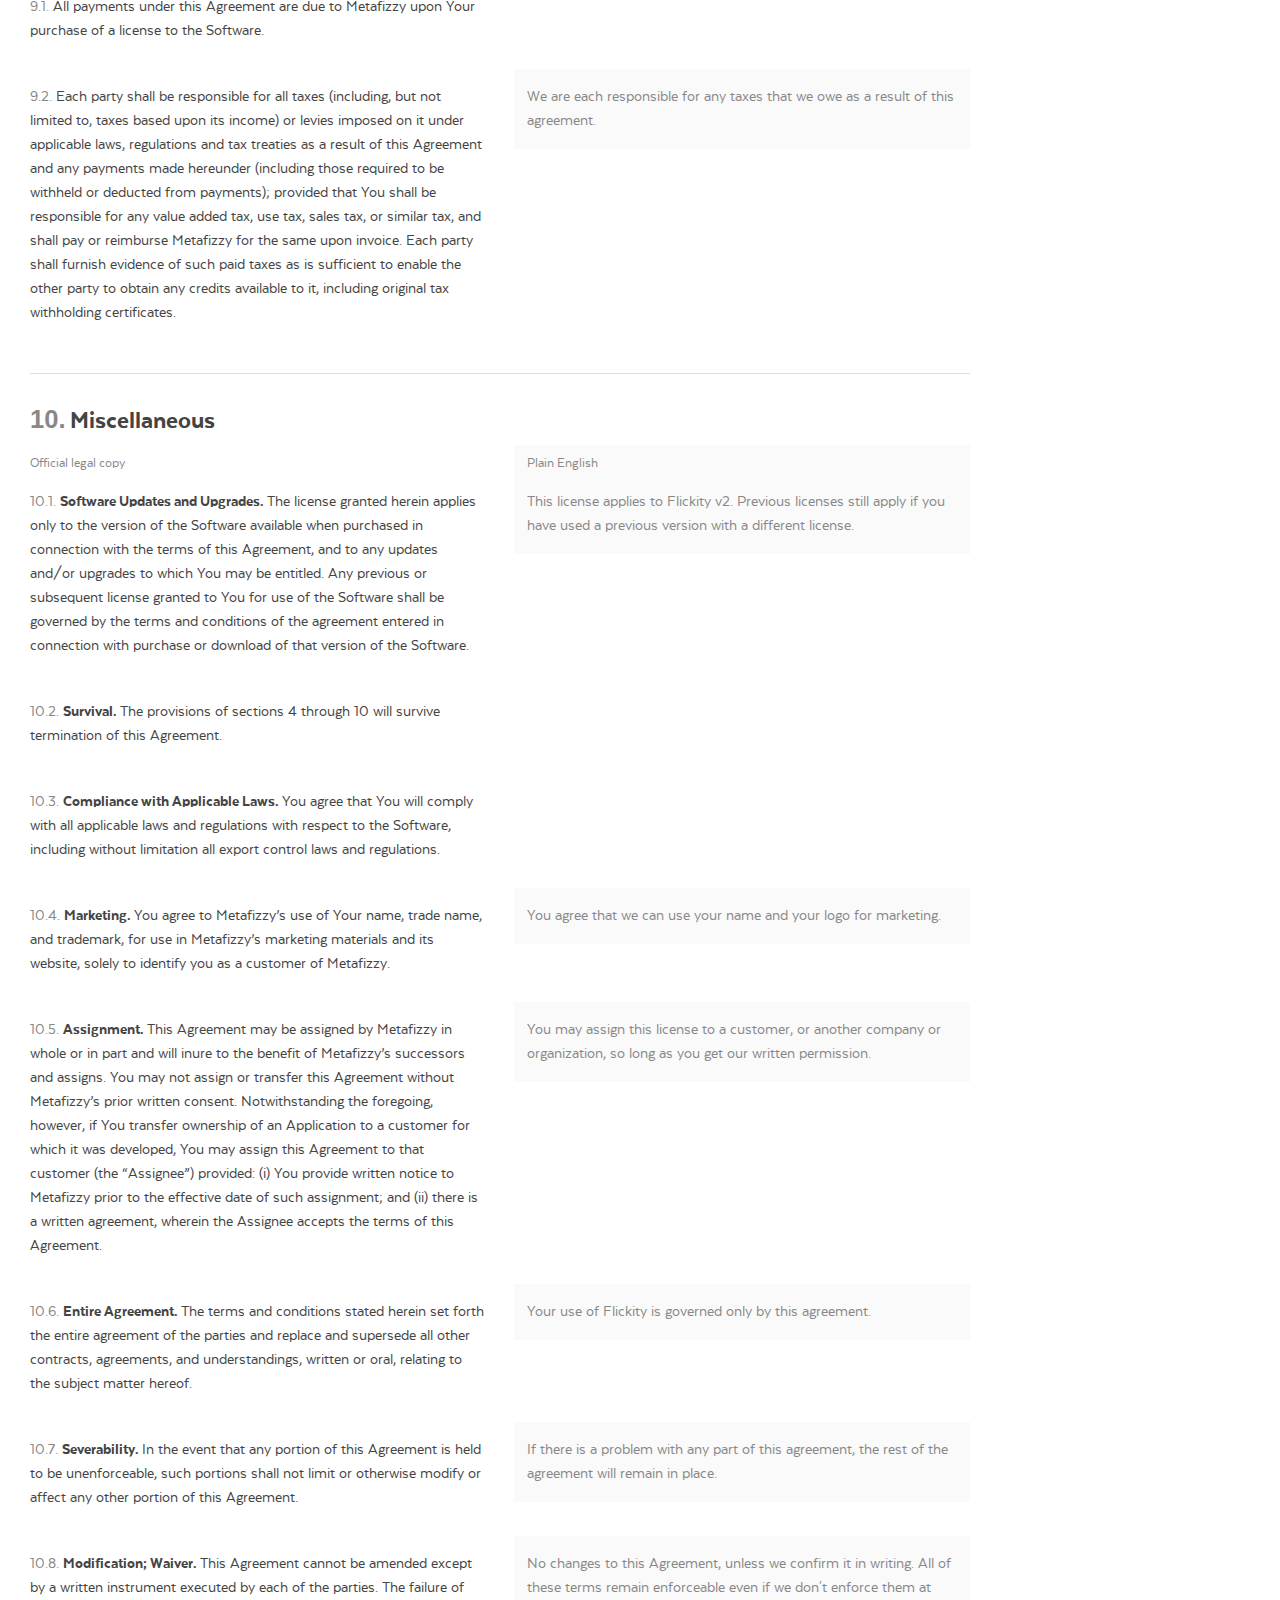
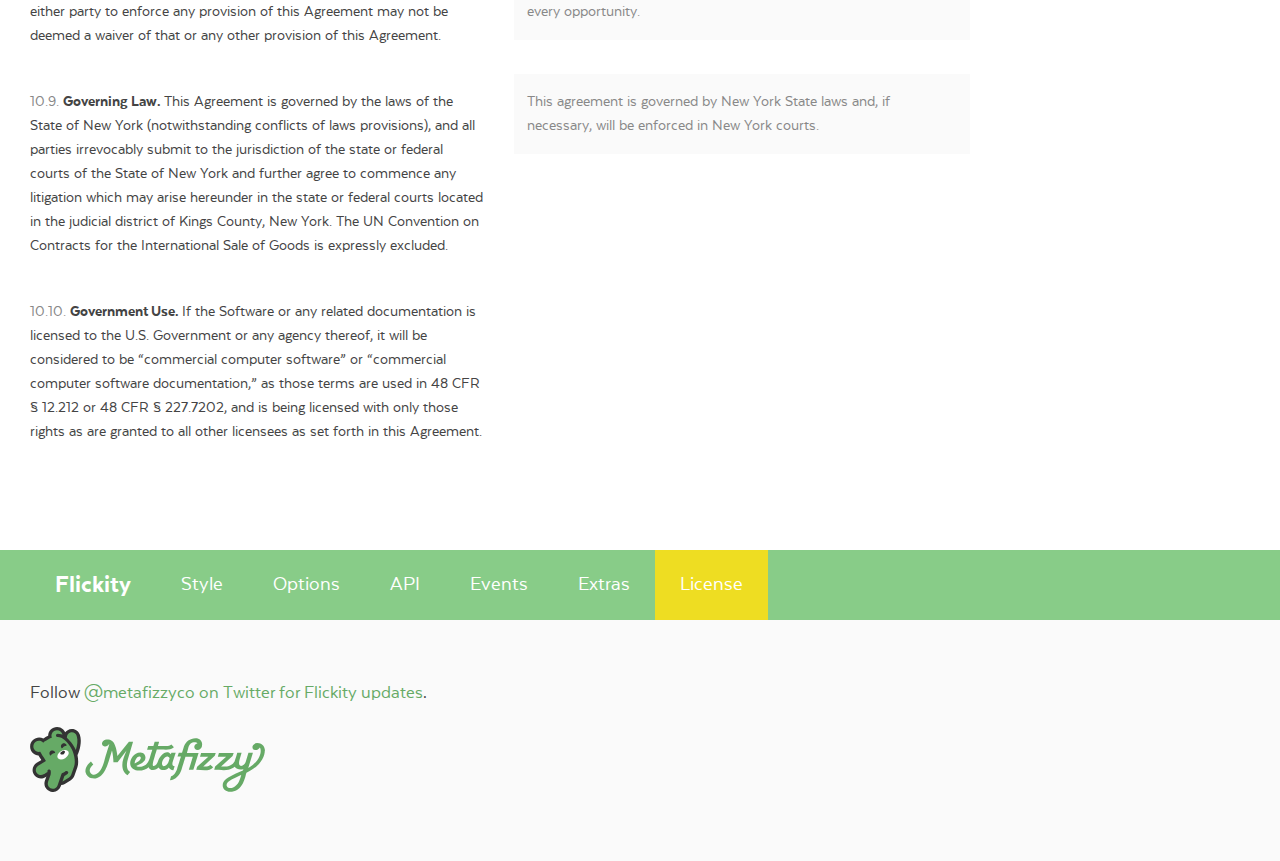
<file: js/license.html>
<!doctype html>
<html lang="en" class="export">
<head>
  <meta charset="utf-8">
  <meta name="description" content="Touch, responsive, flickable carousels">
  <meta name="viewport" content="width=device-width">

  <title>Flickity &#xB7; License</title>

    <link rel="stylesheet" href="css/flickity-docs.css" media="screen">

</head>
<body class="page--license">

<nav class="site-nav">
  <div class="content-wrap">
    <ul class="site-nav__list">
      <li class="site-nav__item site-nav__item--homepage"><a href=".">Flickity</a></li>
      <li class="site-nav__item site-nav__item--style"><a href="style.html">Style</a></li>
      <li class="site-nav__item site-nav__item--options"><a href="options.html">Options</a></li>
      <li class="site-nav__item site-nav__item--api"><a href="api.html">API</a></li>
      <li class="site-nav__item site-nav__item--events"><a href="events.html">Events</a></li>
      <li class="site-nav__item site-nav__item--extras"><a href="extras.html">Extras</a></li>
      <li class="site-nav__item site-nav__item--license"><a href="license.html">License</a></li>
    </ul>
  </div>
</nav>


<div class="main">
  <div class="content-wrap">
      <h1 class="page-title">License</h1>


    <ul class="page-nav" data-js-module="page-nav">
<li class="page-nav__item page-nav__item--h2"><a href="#flickity-licenses">Flickity licenses</a></li>
<li class="page-nav__item page-nav__item--h3"><a href="#open-source-license">Open source license</a></li>
<li class="page-nav__item page-nav__item--h3"><a href="#commercial-license">Commercial license</a></li>
<li class="page-nav__item page-nav__item--h3"><a href="#purchasing-a-commercial-license">Purchasing a commercial license</a></li>
<li class="page-nav__item page-nav__item--h3"><a href="#commercial-oem-license">Commercial OEM license</a></li>
<li class="page-nav__item page-nav__item--h2"><a href="#flickity-commercial-license-agreement">Flickity Commercial  License&#xA0;Agreement</a></li>
<li class="page-nav__item page-nav__item--h3"><a href="#definitions">Definitions</a></li>
<li class="page-nav__item page-nav__item--h3"><a href="#commercial-license-grant">Commercial license grant</a></li>
<li class="page-nav__item page-nav__item--h3"><a href="#ownership">Ownership</a></li>
<li class="page-nav__item page-nav__item--h3"><a href="#prohibited-uses">Prohibited Uses</a></li>
<li class="page-nav__item page-nav__item--h3"><a href="#termination">Termination</a></li>
<li class="page-nav__item page-nav__item--h3"><a href="#disclaimer-of-warranties">Disclaimer of Warranties</a></li>
<li class="page-nav__item page-nav__item--h3"><a href="#limitation-of-liabilities">Limitation of Liabilities</a></li>
<li class="page-nav__item page-nav__item--h3"><a href="#indemnification">Indemnification</a></li>
<li class="page-nav__item page-nav__item--h3"><a href="#payment-and-taxes">Payment and Taxes</a></li>
<li class="page-nav__item page-nav__item--h3"><a href="#miscellaneous">Miscellaneous</a></li>
</ul>


<h2 id="flickity-licenses">Flickity licenses</h2>

<p>Flickity has three kinds of licenses: open-source, commercial, and OEM.</p>


<h3 id="open-source-license">Open source license</h3>

<p>The open source license is designed for you to use Flickity to build open source and personal projects. The Flickity open source license is <a href="https://www.gnu.org/licenses/gpl-3.0.html">GPLv3</a>. The GPLv3 has many terms, but the most important is how <a href="https://www.gnu.org/licenses/gpl-3.0.html#section5">it is <em>sticky</em> when you distribute your work publicly</a>. From the <a href="https://www.gnu.org/licenses/gpl-faq.html#GPLRequireSourcePostedPublic">GPL FAQ</a>:</p>

<blockquote>
  <p>If you release the modified version to the public in some way, the GPL requires you to make the modified source code available to the program&apos;s users, under the GPL.</p>
</blockquote>

<p>Releasing your project that uses Flickity under the GPLv3, in turn, requires your project to be licensed under the GPLv3. If you are okay with this, feel free to use Flickity under the GPLv3, without purchasing a commercial license.</p>


<h3 id="commercial-license">Commercial license</h3>

<p>The commercial license is designed to for you to use Flickity in commercial products and applications, without the provisions of the GPLv3. With the commercial license, your code is kept propietary, to yourself. If you want to use Flickity to develop commercial sites, themes, projects, and applications, the commercial license is the appropriate license.</p>


<h3 id="purchasing-a-commercial-license">Purchasing a commercial license</h3>

<p>Purchasing takes a minute. Our purchasing form accepts credit cards or PayPal. Once purchased, you&#x2019;ll receive a commercial license PDF and you will be all set to use Flickity in your commercial applications. With the purchase of a commercial license:</p>

<ul>
  <li>You may use Flickity in as many commercial applications you like.</li>
  <li>You may use Flickity in your own commercial applications and products. For example: premium WordPress, Tumblr, or other CMS themes, plugins and templates.</li>
  <li>Customers and users of your products do not need to purchase their own license &#x2014; so long as they are not developing their own commercial products with Flickity.</li>
</ul>

<p>Commercial Licenses are priced per developer. A developer is someone on your team working on a project that uses Flickity.</p>

<div class="duo">
  <div class="duo__cell duo__cell--license-option">
    <p>The <strong>Flickity Commercial Developer License</strong> is for individual developers. Each individual developer needs to purchase a separate license.</p>
  </div>
  <div class="duo__cell">
      <a class="buy-button" href="https://gum.co/flickity-dev">
        <span class="buy-button__project">Flickity Commercial</span>
        <span class="buy-button__title">Developer</span>
        <span class="buy-button__license">License</span>
        <span class="buy-button__for">for 1 developer</span>
        <span class="buy-button__price">
          <span class="buy-button__price__dollar">$</span><span class="buy-button__price__value">25</span>
        </span>
      </a>
  </div>
</div>

<div class="duo">
  <div class="duo__cell duo__cell--license-option">
    <p>The <strong>Flickity Commercial Team License</strong> is for up to 8 developers.</p>
  </div>
  <div class="duo__cell">
      <a class="buy-button" href="https://gum.co/flickity-team">
        <span class="buy-button__project">Flickity Commercial</span>
        <span class="buy-button__title">Team</span>
        <span class="buy-button__license">License</span>
        <span class="buy-button__for">for up to 8 developers</span>
        <span class="buy-button__price">
          <span class="buy-button__price__dollar">$</span><span class="buy-button__price__value">110</span>
        </span>
      </a>
  </div>
</div>

<div class="duo">
  <div class="duo__cell duo__cell--license-option">
    <p>The <strong>Flickity Commercial Organization License</strong> is for an unlimited number of developers. This license covers the entire team no matter how many developers are working on it.</p>
  </div>
  <div class="duo__cell">
      <a class="buy-button" href="https://gum.co/flickity-org">
        <span class="buy-button__project">Flickity Commercial</span>
        <span class="buy-button__title">Organization</span>
        <span class="buy-button__license">License</span>
        <span class="buy-button__for">for Unlimited developers</span>
        <span class="buy-button__price">
          <span class="buy-button__price__dollar">$</span><span class="buy-button__price__value">320</span>
        </span>
      </a>
  </div>
</div>

<p>Read the <a href="#flickity-commercial-license-agreement">Flickity Commercial License Agreement</a> below for complete terms and details.</p>

<p>For any questions about licensing, contact us <a href="mailto:licensing@metafizzy.co">licensing@metafizzy.co</a>.</p>


<h3 id="commercial-oem-license">Commercial OEM license</h3>

<p>If you want to include Flickity as part of a commercial interface builder, SDK, or toolkit, choose the Commercial OEM license. Commercial OEM licenses are customized for each customer. Contact <a href="mailto:licensing@metafizzy.co">licensing@metafizzy.co</a>.</p>


<div class="commercial-license-agreement" data-js-module="commercial-license-agreement">

  <h2 id="flickity-commercial-license-agreement">Flickity Commercial <span data-license-property="title"></span> License&#xA0;Agreement</h2>

  <div class="call-out call-out--chill">
    <p>Below are the official Flickity Commercial License terms, as well as a <em>plain English</em> summary of the terms. These summaries are provided for your convenience, but are not binding; your use of Flickity is governed by the full license terms.</p>
  </div>

  <p>Select Commercial License.</p>

  <div class="button-group button-row">
    <button class="button button--developer is-selected" data-license-option="developer">Developer</button>
    <button class="button button--team" data-license-option="team">Team</button>
    <button class="button button--organization" data-license-option="organization">Organization</button>
  </div>

  <div class="duo duo--legal duo--legal--first">
    <div class="duo__cell duo--legal__official">
      <p id="agreement-p1">This Software License Agreement (the &#x201C;<strong>Agreement</strong>&#x201D;) is between Metafizzy LLC (&#x201C;<strong>Metafizzy</strong>&#x201D;) and <strong>You</strong> (including your agents and affiliates), a commercial licensee of Metafizzy&apos;s software. If you have not purchased a Flickity commercial license from Metafizzy, these terms do not apply to you, and your use of the Metafizzy software is instead governed by the <a href="https://www.gnu.org/licenses/gpl-3.0.html">GNU General Public License, version 3</a>.</p>
    </div>
    <div class="duo__cell duo--legal__plain">
      <p>Purchasing a Flickity Commercial <span data-license-property="title"></span> License applies this Agreement to you. Otherwise, you may use Flickity under the GPLv3.</p>
    </div>
  </div>

  <h3 id="definitions">Definitions</h3>

  <ol class="cla__definitions-list">
    <li>&#x201C;<strong>Application</strong>&#x201D; means any software, application, or elements that Your Licensed Developers develop using the Software or Modifications in accordance with this Agreement.</li>
    <li>&#x201C;<strong>End User</strong>&#x201D; means an end user of Your Application who acquires a license to such solely for their own use and not for distribution, resale, user interface design, or software development purposes.</li>
    <li>&#x201C;<strong>Licensed Developer</strong>&#x201D; shall mean an individual person permitted to use the Software and make Modifications for your Applications, whether such person is Your employee or a consultant or contractor providing services to You. </li>
    <li>&#x201C;<strong>Modification</strong>&#x201D; means any revision, adaptation, or derivative of the Software produced by You.</li>
    <li>The &#x201C;<strong>Software</strong>&#x201D; means Flickity version 2.</li>
  </ol>

  <h3 id="commercial-license-grant">Commercial license grant</h3>

  <div class="duo duo--legal duo--legal--first">
    <div class="duo__cell duo--legal__official">
      <p id="grant-p1" class="cla__part">Subject to the terms of this Agreement, Metafizzy grants to You a revocable, non-exclusive, non-transferable license: (i) for <span data-license-property="for-official">one (1) Licensed Developer</span> to use the Software to create Modifications and Applications; (ii) for You to distribute the Software and/or Modifications to an unlimited number of End Users solely as integrated into the Applications; and (iii) for End Users to use the Software as incorporated into Your Applications in accordance with the terms of this Agreement.</p>
    </div>
    <div class="duo__cell duo--legal__plain">
      <p>This license grants you <span data-license-property="for-plain">one individual Developer</span> to use Flickity for an unlimited amount of Applications. It is not exclusive &#x2014; others companies and developers can use Flickity &#x2014; and is non-transferable &#x2014; you cannot transfer this license to another company.</p>
    </div>
  </div>

  <div class="duo duo--legal">
    <div class="duo__cell duo--legal__official">
      <p id="grant-p2" class="cla__part">You are entitled to receive all updates to the major version of the Software licensed by you, as well as any later version of the Software that Metafizzy, in writing, explicitly authorizes you to use. (For illustration purposes only, if you purchased a license for version 2.0, this licenses authorizes you to use version 2.9, but not 3.0.) Metafizzy makes no representation that any update will be compatible with your Application.</p>
    </div>
    <div class="duo__cell duo--legal__plain">
      <p>You can use this license with Flickity versions 2.x.x, as well as later versions if we authorize. Later versions of Flickity may not be compatible with your Application.</p>
    </div>
  </div>

  <h3 id="ownership">Ownership</h3>

  <div class="duo duo--legal duo--legal--first">
    <div class="duo__cell duo--legal__official">
      <p id="ownership-p1" class="cla__part">This is a license agreement and not an agreement for sale. Metafizzy reserves ownership of all intellectual property rights inherent in or relating to the Software and corresponding source code, which include all copyright, patent rights, all rights in relation to registered and unregistered trademarks (including service marks), confidential information (including trade secrets and know-how) and all rights other than those expressly granted by this Agreement.</p>
    </div>
    <div class="duo__cell duo--legal__plain">
      <p>This license is for use of Flickity, not ownership of its intellectual property. Metafizzy continues to own Flickity.</p>
    </div>
  </div>

  <div class="duo duo--legal">
    <div class="duo__cell duo--legal__official">
      <p id="ownership-p2" class="cla__part">You must not remove, obscure or interfere with any copyright, acknowledgment, attribution, trademark, warning or disclaimer statement affixed to, incorporated in or otherwise applied in connection with the Software. Notwithstanding the above, you are permitted to produce, use, and distribute compressed or &#x201C;minified&#x201D; copies of the Software that do not bear the notices contained in the Software&#x2019;s source code, so long as you otherwise comply with the terms of this license.</p>
    </div>
    <div class="duo__cell duo--legal__plain">
      <p>When you distribute your work with Flickity, do not remove or change any disclaimers from the source files. You can however minify the source files, which may remove or change the disclaimers.</p>
    </div>
  </div>

  <h3 id="prohibited-uses">Prohibited Uses</h3>

  <div class="duo duo--legal duo--legal--first">
    <div class="duo__cell duo--legal__official">
      <p id="prohibited-p1" class="cla__part">Your Application must have substantially different functionality than, and must not compete directly with, the Software.</p>
    </div>
    <div class="duo__cell duo--legal__plain">
      <p>You cannot create something very similar to Flickity, like a super-Flickity. Make something unique.</p>
    </div>
  </div>

  <div class="duo duo--legal">
    <div class="duo__cell duo--legal__official">
      <p id="prohibited-p2" class="cla__part">You may not distribute the Software or Modifications except as included within Your Application.</p> 
      <p id="prohibited-p3" class="cla__part">If You produce an Application for a customer, You are responsible for ensuring that your customer does not make use of the Software except with Applications licensed herein.</p>
    </div>
    <div class="duo__cell duo--legal__plain">
      <p>Do not re-package Flickity unless it&#x2019;s part of your Application.</p>
      <p>Likewise, your customer should be using Flickity as part of your Application.</p>
    </div>
  </div>

  <div class="duo duo--legal">
    <div class="duo__cell duo--legal__official">
      <p id="prohibited-p4" class="cla__part">Your Application must not enable End Users to produce separate applications that incorporate the Software or Modifications. For example, if Your Application is a development toolkit or library, an application builder, a website builder that can be used to incorporate the Software into a new Application, You must obtain a separate OEM license from Metafizzy.</p>
    </div>
    <div class="duo__cell duo--legal__plain">
      <p>You need to purchase a Commercial OEM License if you are creating an interface builder, SDK, or something that produces copies that each use Flickity.</p>
    </div>
  </div>

  <h3 id="termination">Termination</h3>

  <div class="duo duo--legal  duo--legal--first">
    <div class="duo__cell duo--legal__official">
      <p id="termination-p1" class="cla__part">This Agreement and the license granted hereunder shall continue until terminated in accordance with this Section. Unless otherwise specified in this Agreement, the license shall last as long as Your use of the Software is in compliance with the terms herein. </p>
    </div>
    <div class="duo__cell duo--legal__plain">
      <p>This Agreement applies for as long as you use Flickity.</p>
    </div>
  </div>

  <div class="duo duo--legal">
    <div class="duo__cell duo--legal__official">
      <p id="termination-p2" class="cla__part">Metafizzy shall have the right to terminate this Agreement and the license granted hereunder immediately if You breach any of the material terms of this Agreement, and You fail to cure such material breach within thirty (30) days of receipt of notice from Metafizzy. Upon termination of this Agreement, all licenses granted to You in this Agreement shall terminate automatically and You shall immediately cease use and distribution of the Software.</p>
    </div>
    <div class="duo__cell duo--legal__plain">
      <p>We can end this Agreement if you breach any terms, and do not resolve the breach after 30 days after notice from Metafizzy. After termination, you must stop using and distributing Flickity.</p>
    </div>
  </div>

  <div class="duo duo--legal">
    <div class="duo__cell duo--legal__official">
      <p id="termination-p3" class="cla__part">Upon termination of this Agreement, You must cease all use of the Software. If, prior to your breach of this Agreement, you delivered Applications incorporating the Software to Your End Users, those End Users&#x2019; licenses shall survive termination.</p>
    </div>
    <div class="duo__cell duo--legal__plain">
      <p>After termination, your end users may continue to use Flickity in products that have already been distributed to them.</p>
    </div>
  </div>

  <h3 id="disclaimer-of-warranties">Disclaimer of Warranties</h3>

  <div class="duo duo--legal duo--legal--first">
    <div class="duo__cell duo--legal__official">
      <p class="cla__part">TO THE EXTENT PERMITTED BY LAW, METAFIZZY DISCLAIMS ALL WARRANTIES AND CONDITIONS, EITHER EXPRESS OR IMPLIED, INCLUDING, BUT NOT LIMITED TO, IMPLIED WARRANTIES OF MERCHANTABILITY, FITNESS FOR A PARTICULAR PURPOSE, TITLE AND NON-INFRINGEMENT, WITH REGARD TO THE SOFTWARE. WE DO NOT GUARANTEE THAT THE OPERATION OF THE SOFTWARE OR YOUR APPLICATION WILL BE UNINTERRUPTED OR ERROR-FREE, AND YOU ACKNOWLEDGE THAT IT IS NOT TECHNICALLY PRACTICABLE FOR US TO DO SO.</p>
    </div>
    <div class="duo__cell duo--legal__plain">
      <p>We do not claim any warranties or gaurantees with using Flickity. There may be bugs.</p>
    </div>
  </div>

  <h3 id="limitation-of-liabilities">Limitation of Liabilities</h3>

  <div class="duo duo--legal duo--legal--first">
    <div class="duo__cell duo--legal__official">
      <p class="cla__part">TO THE EXTENT PERMITTED BY LAW, IN NO EVENT SHALL METAFIZZY BE LIABLE UNDER ANY LEGAL OR EQUITABLE THEORY FOR ANY SPECIAL, INCIDENTAL, INDIRECT OR CONSEQUENTIAL DAMAGES WHATSOEVER (INCLUDING, WITHOUT LIMITATION, DAMAGES FOR LOSS OF BUSINESS PROFITS, BUSINESS INTERRUPTION, LOSS OF BUSINESS INFORMATION, OR ANY OTHER PECUNIARY LAW) ARISING OUT OF THE USE OF OR INABILITY TO USE THE SOFTWARE OR THE CODE IT PRODUCES OR ANY OTHER SUBJECT MATTER RELATING TO THIS AGREEMENT, EVEN IF METAFIZZY HAS BEEN ADVISED OF THE POSSIBILITY OF SUCH DAMAGES. IN ANY CASE, METAFIZZY&#x2019;S ENTIRE LIABILITY WITH RESPECT TO ANY SUBJECT MATTER RELATING TO THIS AGREEMENT SHALL BE LIMITED TO THE GREATER OF: (I) THE AMOUNT ACTUALLY PAID BY YOU FOR THE LICENSE, OR (II) FIVE HUNDRED DOLLARS ($500).</p>
    </div>
    <div class="duo__cell duo--legal__plain">
      <p>We aren&#x2019;t liable if your business is harmed or you lose money as
  result of using Flickity.</p>
    </div>
  </div>

  <h3 id="indemnification">Indemnification</h3>

  <div class="duo duo--legal duo--legal--first">
    <div class="duo__cell duo--legal__official">
      <p class="cla__part">While redistributing the Software or Modifications thereof as part of Your Application, You may choose to offer acceptance of support, warranty, indemnity, or other liability obligations and/or rights consistent with this Agreement. However, in accepting such obligations, You may act only on Your own behalf and on Your sole responsibility, and not on Metafizzy&#x2019;s behalf. </p>
    </div>
    <div class="duo__cell duo--legal__plain">
      <p>While distributing Flickity to your end users, you can offer them support for Flickity, but only on your own behalf. That is your responsibility and not ours.</p>
    </div>
  </div>

  <div class="duo duo--legal">
    <div class="duo__cell duo--legal__official">
      <p class="cla__part">You agree to indemnify, hold harmless, and defend Metafizzy and its owners, officers, agents, and affiliates from and against any and all claims, lawsuits and proceedings (collectively &#x201C;Claims&#x201D;), and all expenses, costs (including attorney&apos;s fees), judgments, damages and other liabilities resulting from such Claims, that arise or result from: (i) Your use of the Software in violation of this Agreement; (ii) the use or distribution of Your Application, except to the extent such claim is based solely on the inclusion of the Software therein; (iii) Your Modification of the Software&#x2019;s source code; or (iv) Your accepting support, warranty, indemnity, or additional liability as described in Section 8.1.</p>
    </div>
    <div class="duo__cell duo--legal__plain">
      <p>If someone sues Metafizzy as a result of your use of Flickity, you are responsible for any resulting cost to Metafizzy.</p>
    </div>
  </div>

  <h3 id="payment-and-taxes">Payment and Taxes</h3>

  <div class="duo duo--legal duo--legal--first">
    <div class="duo__cell duo--legal__official">
      <p class="cla__part">All payments under this Agreement are due to Metafizzy upon Your purchase of a license to the Software.</p>
    </div>
    <div class="duo__cell duo--legal__plain">
    </div>
  </div>

  <div class="duo duo--legal">
    <div class="duo__cell duo--legal__official">
      <p class="cla__part">Each party shall be responsible for all taxes (including, but not limited to, taxes based upon its income) or levies imposed on it under applicable laws, regulations and tax treaties as a result of this Agreement and any payments made hereunder (including those required to be withheld or deducted from payments); provided that You shall be responsible for any value added tax, use tax, sales tax, or similar tax,  and shall pay or reimburse Metafizzy for the same upon invoice. Each party shall furnish evidence of such paid taxes as is sufficient to enable the other party to obtain any credits available to it, including original tax withholding certificates.</p>
    </div>
    <div class="duo__cell duo--legal__plain">
      <p>We are each responsible for any taxes that we owe as a result of this agreement.</p>
    </div>
  </div>

  <h3 id="miscellaneous">Miscellaneous</h3>

  <div class="duo duo--legal duo--legal--first">
    <div class="duo__cell duo--legal__official">
      <p class="cla__part"><strong>Software Updates and Upgrades.</strong> The license granted herein applies only to the version of the Software available when purchased in connection with the terms of this Agreement, and to any updates and/or upgrades to which You may be entitled. Any previous or subsequent license granted to You for use of the Software shall be governed by the terms and conditions of the agreement entered in connection with purchase or download of that version of the Software.</p>
    </div>
    <div class="duo__cell duo--legal__plain">
      <p>This license applies to Flickity v2. Previous licenses still apply if you have used a previous version with a different license.</p>
    </div>
  </div>

  <div class="duo duo--legal">
    <div class="duo__cell duo--legal__official">
      <p class="cla__part"><strong>Survival.</strong> The provisions of sections 4 through 10 will survive termination of this Agreement.</p>
    </div>
    <div class="duo__cell duo--legal__plain">
    </div>
  </div>

  <div class="duo duo--legal">
    <div class="duo__cell duo--legal__official">
      <p class="cla__part"><strong>Compliance with Applicable Laws.</strong> You agree that You will comply with all applicable laws and regulations with respect to the Software, including without limitation all export control laws and regulations.</p>
    </div>
    <div class="duo__cell duo--legal__plain">
    </div>
  </div>

  <div class="duo duo--legal">
    <div class="duo__cell duo--legal__official">
      <p class="cla__part"><strong>Marketing.</strong> You agree to Metafizzy&#x2019;s use of Your name, trade name, and trademark, for use in Metafizzy&#x2019;s marketing materials and its website, solely to identify you as a customer of Metafizzy.</p>
    </div>
    <div class="duo__cell duo--legal__plain">
      <p>You agree that we can use your name and your logo for marketing.</p>
    </div>
  </div>

  <div class="duo duo--legal">
    <div class="duo__cell duo--legal__official">
      <p class="cla__part"><strong>Assignment.</strong> This Agreement may be assigned by Metafizzy in whole or in part and will inure to the benefit of Metafizzy&#x2019;s successors and assigns. You may not assign or transfer this Agreement without Metafizzy&#x2019;s prior written consent. Notwithstanding the foregoing, however, if You transfer ownership of an Application to a customer for which it was developed, You may assign this Agreement to that customer (the &#x201C;Assignee&#x201D;) provided: (i) You provide written notice to Metafizzy prior to the effective date of such assignment; and (ii) there is a written agreement, wherein the Assignee accepts the terms of this Agreement.</p>
    </div>
    <div class="duo__cell duo--legal__plain">
      <p>You may assign this license to a customer, or another company or organization, so long as you get our written permission.</p>
    </div>
  </div>

  <div class="duo duo--legal">
    <div class="duo__cell duo--legal__official">
      <p class="cla__part"><strong>Entire Agreement.</strong> The terms and conditions stated herein set forth the entire agreement of the parties and replace and supersede all other contracts, agreements, and understandings, written or oral, relating to the subject matter hereof.</p>
    </div>
    <div class="duo__cell duo--legal__plain">
      <p>Your use of Flickity is governed only by this agreement.</p>
    </div>
  </div>

  <div class="duo duo--legal">
    <div class="duo__cell duo--legal__official">
      <p class="cla__part"><strong>Severability.</strong> In the event that any portion of this Agreement is held to be unenforceable, such portions shall not limit or otherwise modify or affect any other portion of this Agreement.</p>
    </div>
    <div class="duo__cell duo--legal__plain">
      <p>If there is a problem with any part of this agreement, the rest of the agreement will remain in place.</p>
    </div>
  </div>

  <div class="duo duo--legal">
    <div class="duo__cell duo--legal__official">
      <p class="cla__part"><strong>Modification; Waiver.</strong> This Agreement cannot be amended except by a written instrument executed by each of the parties. The failure of either party to enforce any provision of this Agreement may not be deemed a waiver of that or any other provision of this Agreement.</p>
    </div>
    <div class="duo__cell duo--legal__plain">
      <p>No changes to this Agreement, unless we confirm it in writing. All of these terms remain enforceable even if we don&apos;t enforce them at every opportunity.</p>
    </div>
  </div>

  <div class="duo duo--legal">
    <div class="duo__cell duo--legal__official">
      <p class="cla__part"><strong>Governing Law.</strong> This Agreement is governed by the laws of the State of New York (notwithstanding conflicts of laws provisions), and all parties irrevocably submit to the jurisdiction of the state or federal courts of the State of New York and further agree to commence any litigation which may arise hereunder in the state or federal courts located in the judicial district of Kings County, New York. The UN Convention on Contracts for the International Sale of Goods is expressly excluded.</p>
    </div>
    <div class="duo__cell duo--legal__plain">
      <p>This agreement is governed by New York State laws and, if necessary, will be enforced in New York courts.</p>
    </div>
  </div>

  <div class="duo duo--legal">
    <div class="duo__cell duo--legal__official">
      <p class="cla__part"><strong>Government Use.</strong> If the Software or any related documentation is licensed to the U.S. Government or any agency thereof, it will be considered to be &#x201C;commercial computer software&#x201D; or &#x201C;commercial computer software documentation,&#x201D; as those terms are used in 48 CFR &#xA7; 12.212 or 48 CFR &#xA7; 227.7202, and is being licensed with only those rights as are granted to all other licensees as set forth in this Agreement.</p>
    </div>
    <div class="duo__cell duo--legal__plain">
    </div>
  </div>

</div> 
  </div>
</div>

<nav class="site-nav">
  <div class="content-wrap">
    <ul class="site-nav__list">
      <li class="site-nav__item site-nav__item--homepage"><a href=".">Flickity</a></li>
      <li class="site-nav__item site-nav__item--style"><a href="style.html">Style</a></li>
      <li class="site-nav__item site-nav__item--options"><a href="options.html">Options</a></li>
      <li class="site-nav__item site-nav__item--api"><a href="api.html">API</a></li>
      <li class="site-nav__item site-nav__item--events"><a href="events.html">Events</a></li>
      <li class="site-nav__item site-nav__item--extras"><a href="extras.html">Extras</a></li>
      <li class="site-nav__item site-nav__item--license"><a href="license.html">License</a></li>
    </ul>
  </div>
</nav>

<div class="site-footer">
  <div class="content-wrap">

    <p class="site-footer__follow">Follow <a href="https://twitter.com/metafizzyco">@metafizzyco on Twitter for Flickity updates</a>.</p>

    <p class="site-footer__brand">
      <a class="site-footer__brand__link" href="http://metafizzy.co">
        <svg class="metafizzy-logo site-footer__metafizzy-logo" viewbox="0 0 400 512">
          <path fill="#333" d="M329.4 15c-25 0-44 15-52 26.4C271 27 251 0 213 0c-39 0-69 30.4-70 69-9 3.6-32 17-38 22-10-5-21-8-33-8-35 0-71 27.4-71 71.6 0 40 34.4 68.4 65.6 69.5 6 10 13 21 22.5 35 0.6 0-38 23.5-38 23.5-15 9.5-31 27-31 56.5 0 38.4 32 66 66 66 12.4 0 24.5-3 35-10l8-5-12 34c-15 46 20 88 62.5 88 28 0 53.4-18 63-45l3.6-10c9.6 -1 19-4 28-9l47.5-29c13-8 23-20 28-35l23.5-67c9.6-27 7-64 1-95 4-8 26-57 26-113 0-79-43-94-70-94z"/>
          <defs>
            <path id="metafizzy-logo__body-path" d="M290.4 84c-1-18 10-34 27.6-40 21-7 43 5 50 26 11 34 4 75-7 112-8-23-37-68-71-98zm31 77.4c-30-45-65-82-104-82-7 0-13-6-13-14 0-7 6.4-13 14-13 22 0.6 36.6 8 37.5 8-5-26-38-45-66-28-18 11-26 33.6-18 53-19 5.4-55 27-68 38.5-14-16-38-20-56-9-21 13-27 40-15 61 10 17 29.6 24 47.6 20 8 15 23 38 45 71l-61 38C46 317 40 342 52 360c13 20 38 23.4 55 13 11.6-7 31-19 31-19 0-2 0-4 -1-5-1-7 4-14 11-15 7-1 14 4 15 11 2.5 15 0 27-1 32 0 0-11 31-20 57-9 28 12.5 53 37 53 15 0 32-9 38-27l31-89c1-4 4-7 8-8 12.6-4 23-14 23-14 5.4-5 14-4 19 1 5 5.4 4.5 14 -1 19 0 0.5-11 10-26 17l-15 43c1 -1 2.6-1 4-2l47.5-29c8-5 14-12 17-21l23.5-67c14-41-3-112-26-147z"/>
          </defs>
          <use class="metafizzy-logo__body" xlink:href="#metafizzy-logo__body-path"/>
          <clippath id="metafizzy-logo__body-clip">
            <use xlink:href="#metafizzy-logo__body-path"/>
          </clippath>
          <g clip-path="url(#metafizzy-logo__body-clip)">
            <path class="metafizzy-logo__stripe1" d="M-65 186l379-238 55 87L-11 273z"/>
            <path class="metafizzy-logo__stripe2" d="M-11 272l379-238 55 87-379 239z"/>
            <path class="metafizzy-logo__stripe3" d="M43 358l379-238 46 73-379 238z"/>
            <path class="metafizzy-logo__stripe4" d="M89 430l379-238 55 87-379 239z"/>
          </g>
          <ellipse transform="rotate(-121.393 260.234 218.053)" fill="#FFF" cx="260" cy="218" rx="32" ry="49"/>
          <path fill="#333" d="M196.4 196c6.6 11-8 7-19 14-11 6.6-14 21-21 10-7-11-3-25 8-32 11-7 25-3 32 8zM287 140c6.6 11-8 7-19 14s-14 21-21 10-3-25 8-32c11-7 25-3 32 8z"/>
          <path fill="#333" d="M243 199l17.4-11c5-3 11-1 14 3 2 3 2 7 0 10.5l-6 10c-2 3-4 4.4-8 5l-11 1c-4 0-7-1-9-5-3-5-1-11 3.5-14z"/>
        </svg>

        <svg class="metafizzy-wordmark site-footer__metafizzy-wordmark" xmlns="http://www.w3.org/2000/svg" width="1000" height="300" viewbox="0 0 1000 300">
          <path d="M491 121l13-39H480l-3 8c-23-31-63 7-72 41-4 10-12 25-23 25-13 0 0-35 6-56v 0c4-12 11-36 11-36H423c25 0 51 5 71-13l-14-15c-9 8-17 8-27 8h-48l7-23h-25L380 44h-29l-6 21H374l-6 19c-7 22-11 49-30 64-14 10-38 17-53 7 19-8 51-21 51-45 0-13-8-29-28-29-39 0-57 40-57 60 0 25 24 40 49 40 21 0 39-7 54-19 3 9 11 16 24 16 13 0 23-5 30-14 7 10 19 16 33 14 11-1 19-7 25-14 4 8 11 14 25 15L498 157c-21-1-10-26-7-36zM277 132c3-10 13-33 28-29 5 1 6 7 4 12-4 12-20 20-33 26 0-3 0-6 1-8zm166 24c-9 3-14-2-15-11-3-19 25-60 42-33l-4 14c-3 12-12 26-23 30zm-192 33L236 207c-31-18-33-59-24-87 10-31 19-50 19-50l-50 65h-23c 0-18-4-50-8-65L136 115c-13 44-37 119-97 109-18-3-32-16-36-34-4-23 12-45 30-60l13 17c-14 11-29 33-13 50 13 14 31 6 42-5 23-22 30-56 38-86C121 82 135 35 135 35c 0 0 -1-1-1-1-5 9-15 14-25 13-11-1-17-11-14-21 3-10 14-18 25-18 15 0 23 1 34 12 14 13 23 50 26 80L244 21h23l-28 94c-7 23-13 59 12 74zM649 48c-2 6-11 18-24 18-14 0-20-11-17-21 3-8 9-14 17-16-8-9-28-7-38 2-9 8-12 20-15 31l-6 21h65l-29 94h-25l22-73H558s-14 48-22 72c-8 27-34 57-64 59L478 212c16-1 29-25 34-41 4-13 18-58 21-68h-19l7-21H539c4-12 7-24 11-36C559 21 583 1 614 1c28 0 42 21 35 47zm78 35h-82l-6 21H685l-62 56-5 17c39 0 75 9 94-15l-16-14c-11 13-27 9-39 10L721 99l6-17zM999 70c0 38-27 89-102 123-2 6-4 12-5 18-7 24-23 88-86 88-22 0-41-12-41-36 0-26 23-38 36-46 24-14 50-25 76-36l3-9c-4 2-8 3-13 3-13 1-28-4-35-15-10 8-23 14-35 17-22 5-57 0-79 0l5-18 61-55h-46l6-21h82l-6 17-64 58c11 0 22 0 33 0 14-1 31-10 41-26 3-4 16-50 16-50h24l-11 38c-4 13-7 35 8 35 12 0 23-13 26-23l15-50h25l-26 85c72-42 76-101 64-114-5 9-15 16-26 14-11-1-17-11-14-21 3-10 14-18 25-18 34 0 44 27 44 44zM867 206l-15 7c-14 7-30 13-48 25-10 7-23 19-15 32 6 11 24 9 34 5 13-6 26-19 32-32 6-11 9-24 13-37z"/>
        </svg>
      </a>

    </p>

  </div> 
</div> 

  <script src="js/flickity-docs.min.js"></script>


</body>
</html>
</file>
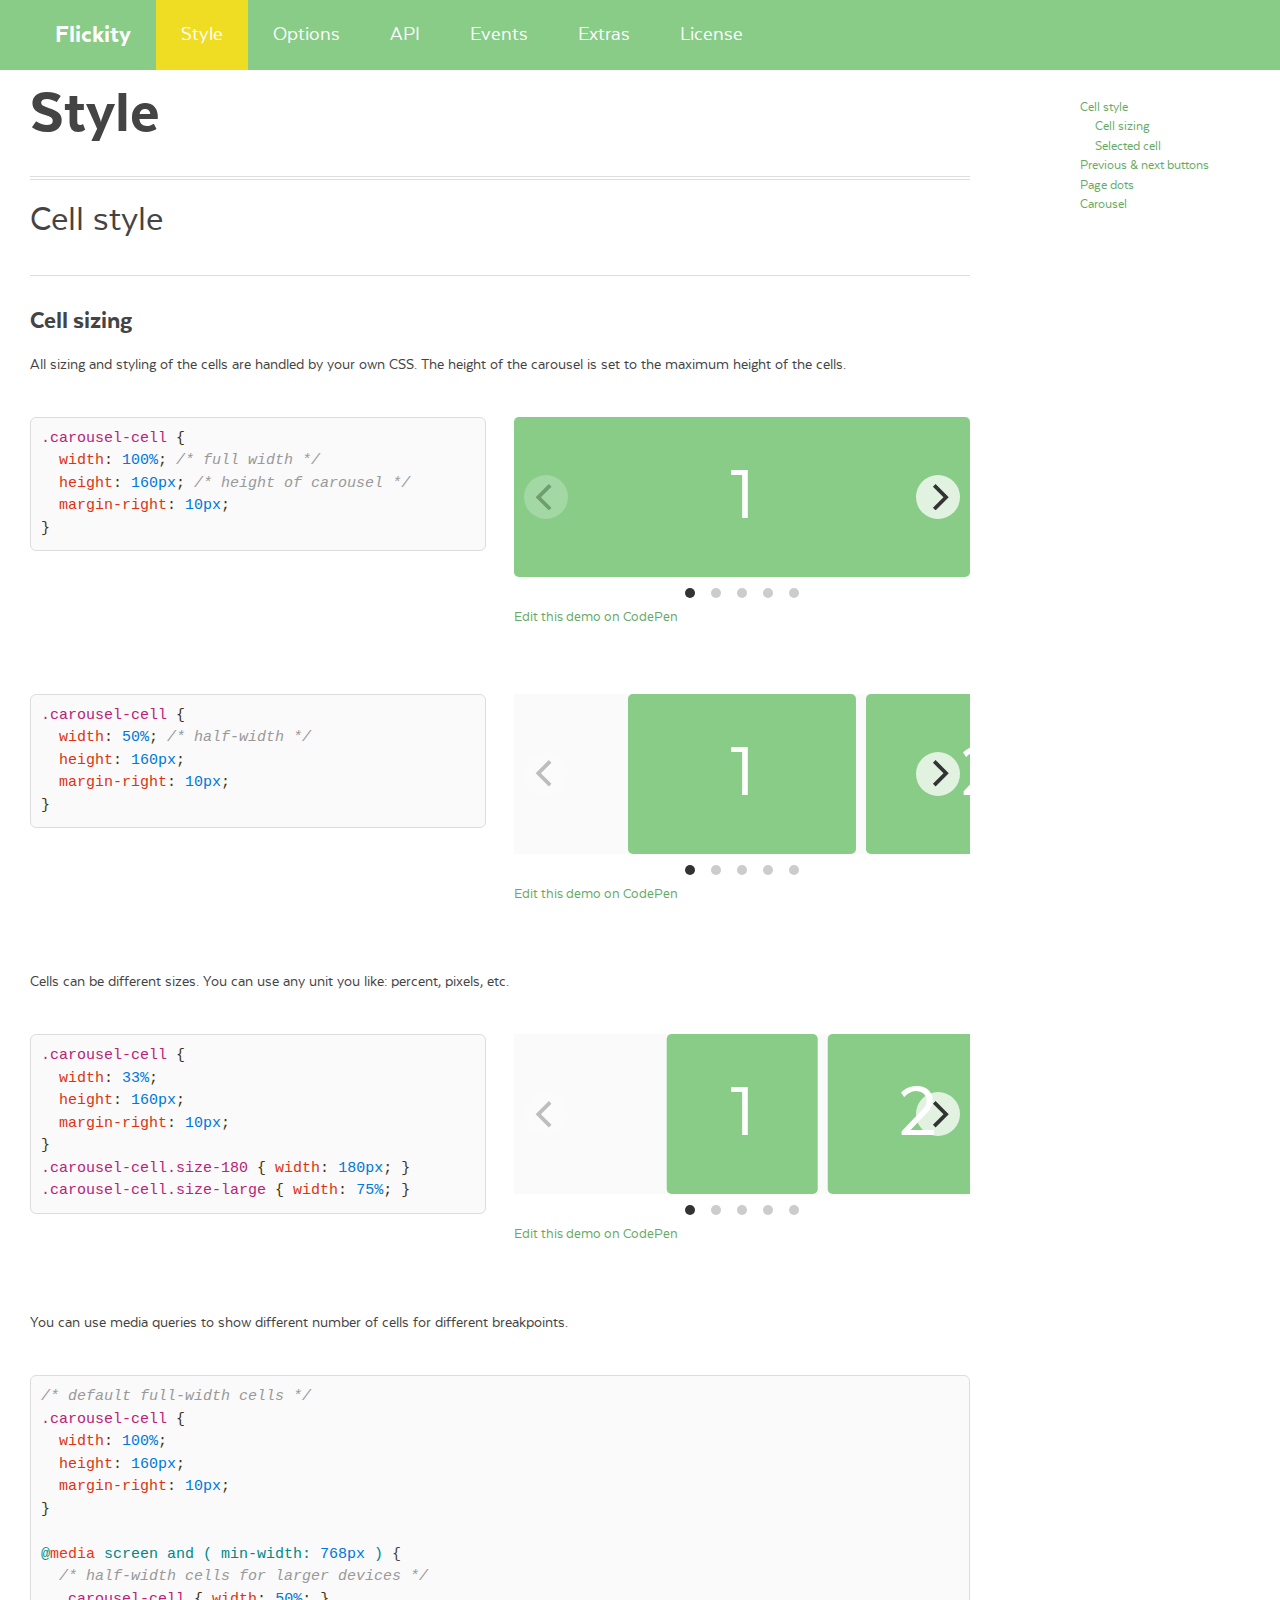
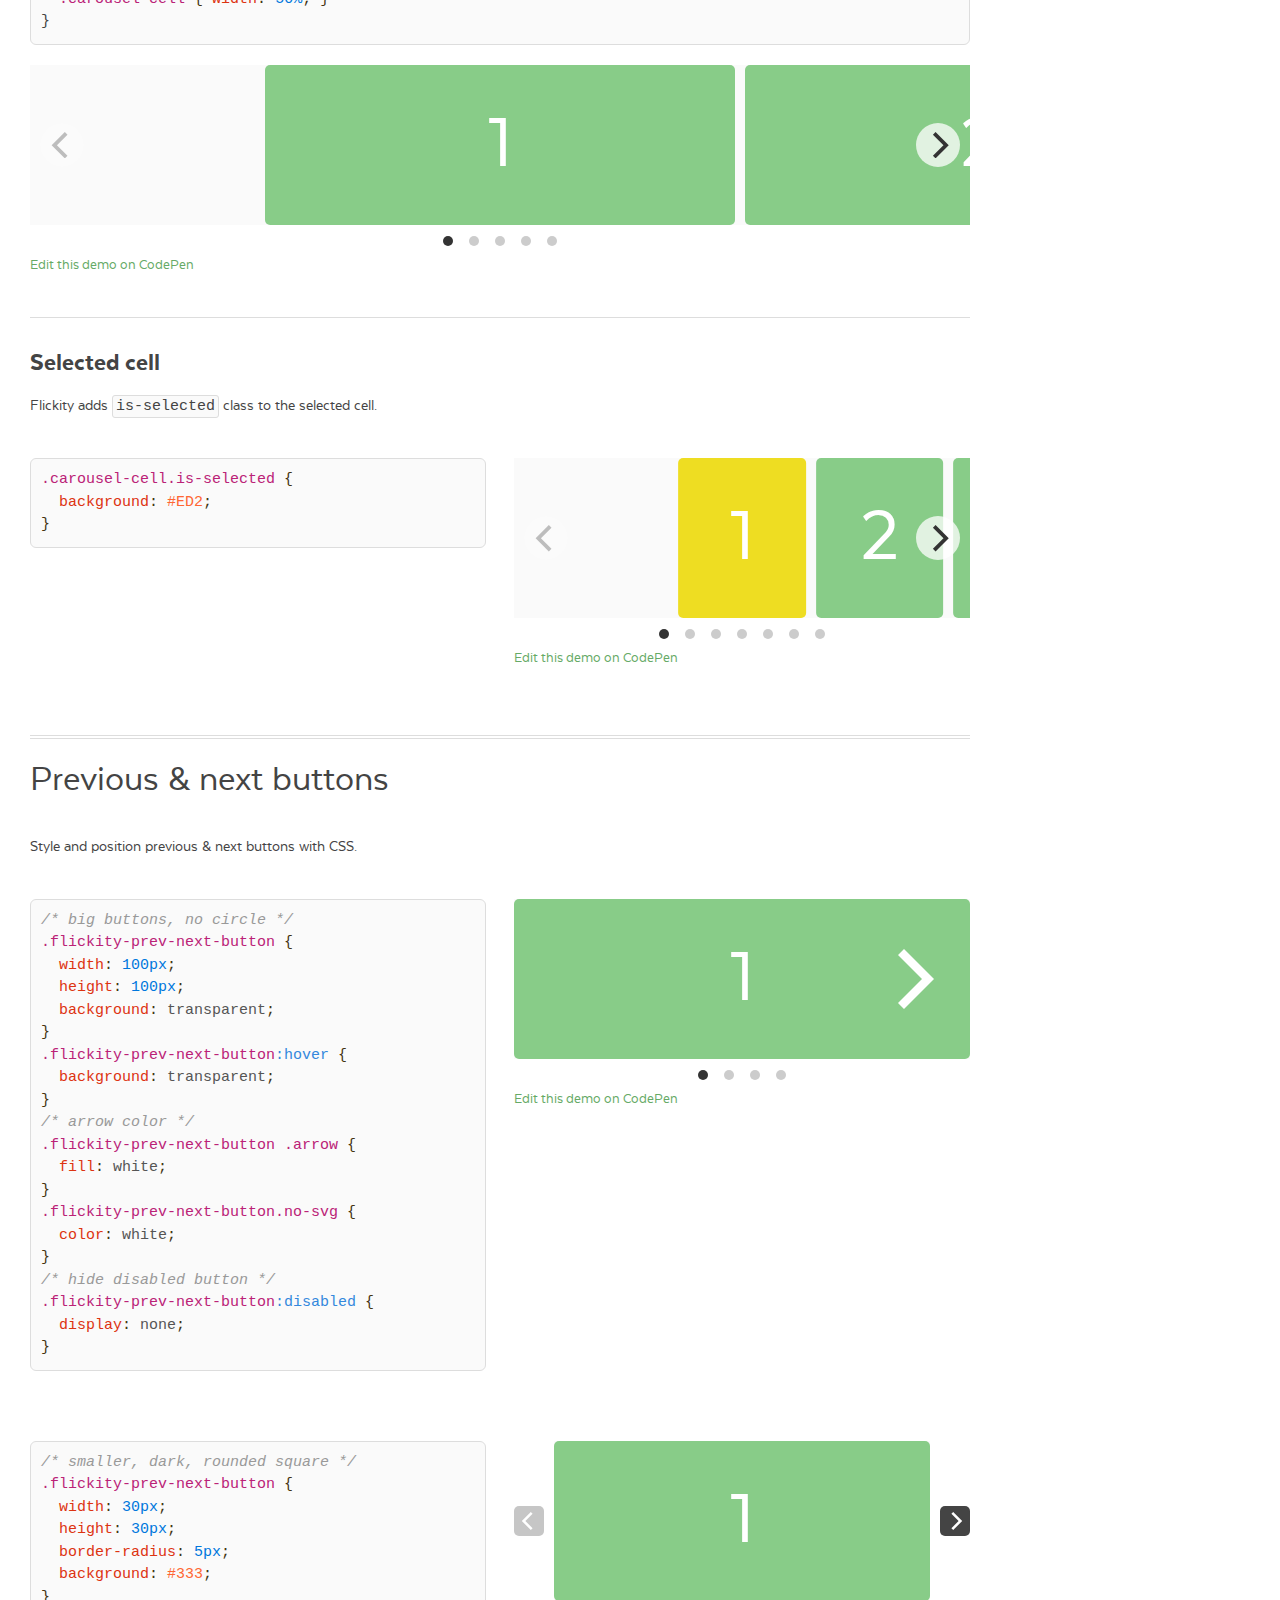
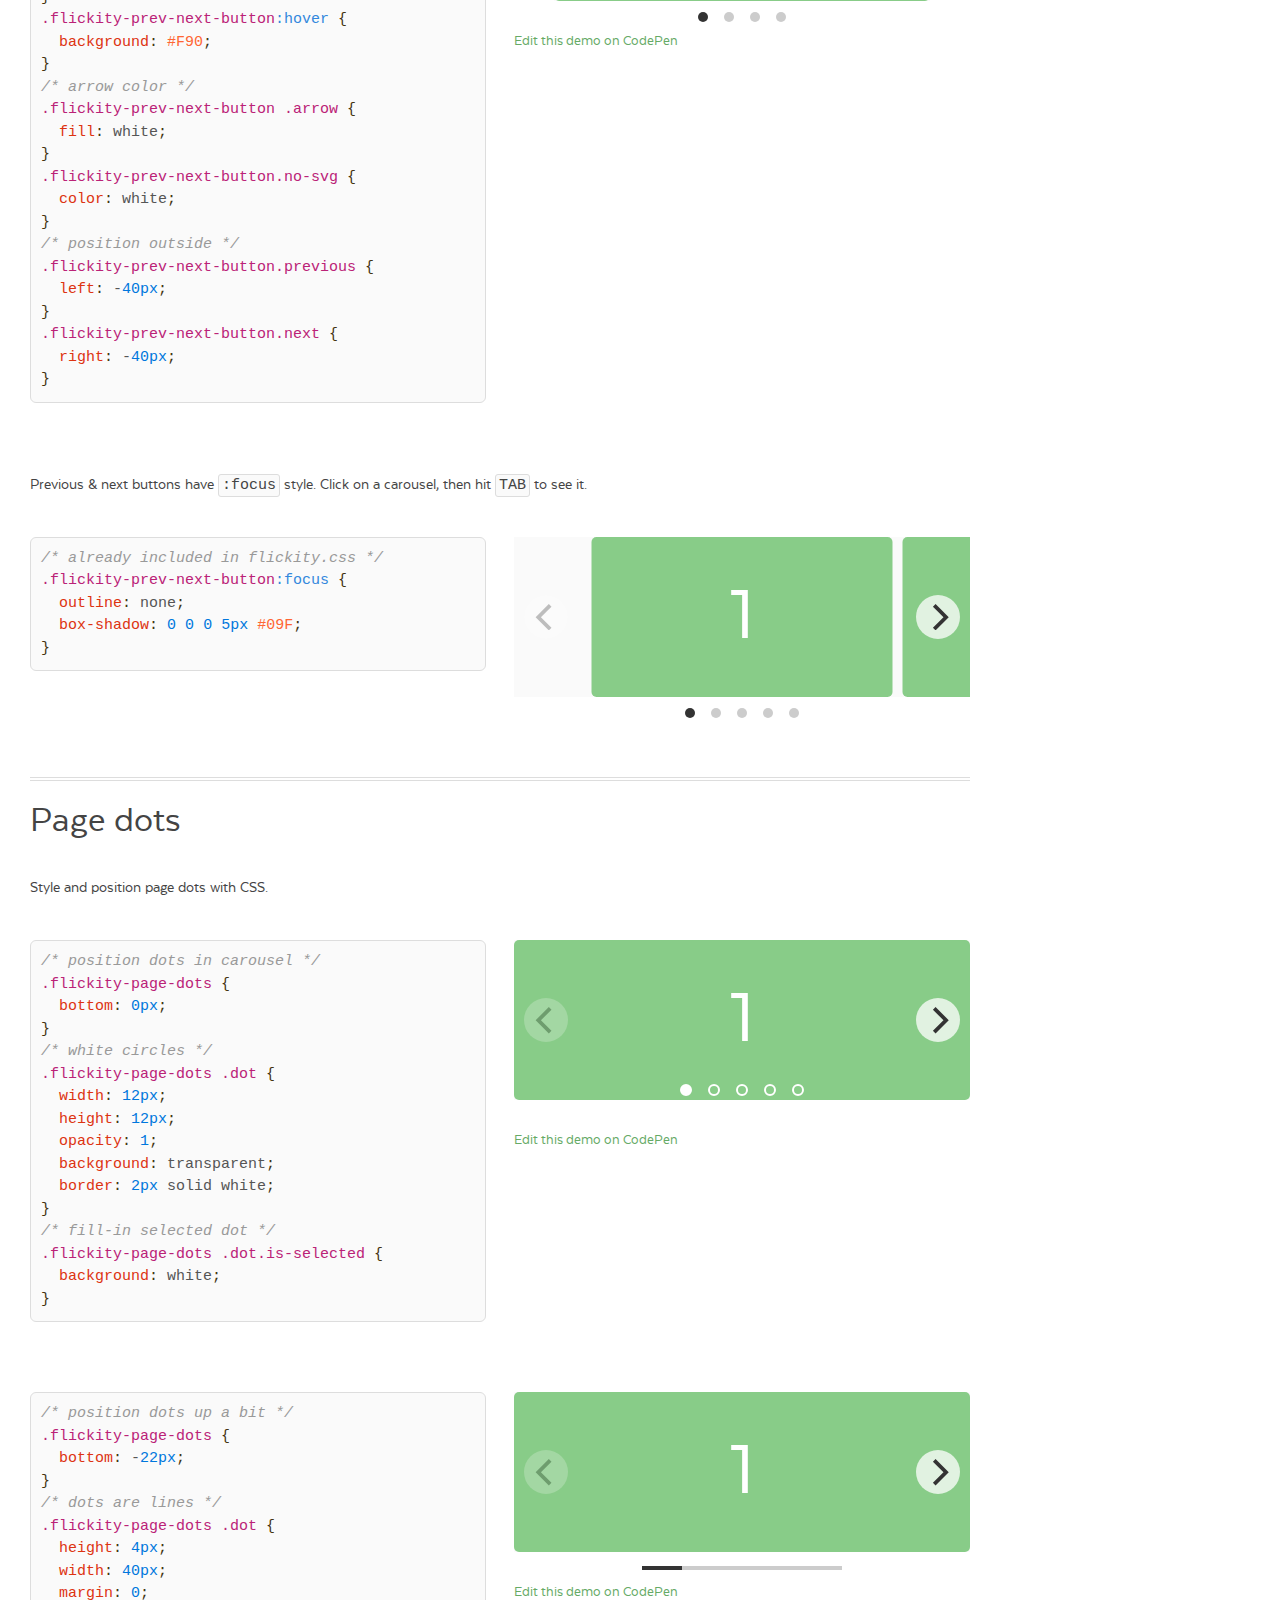
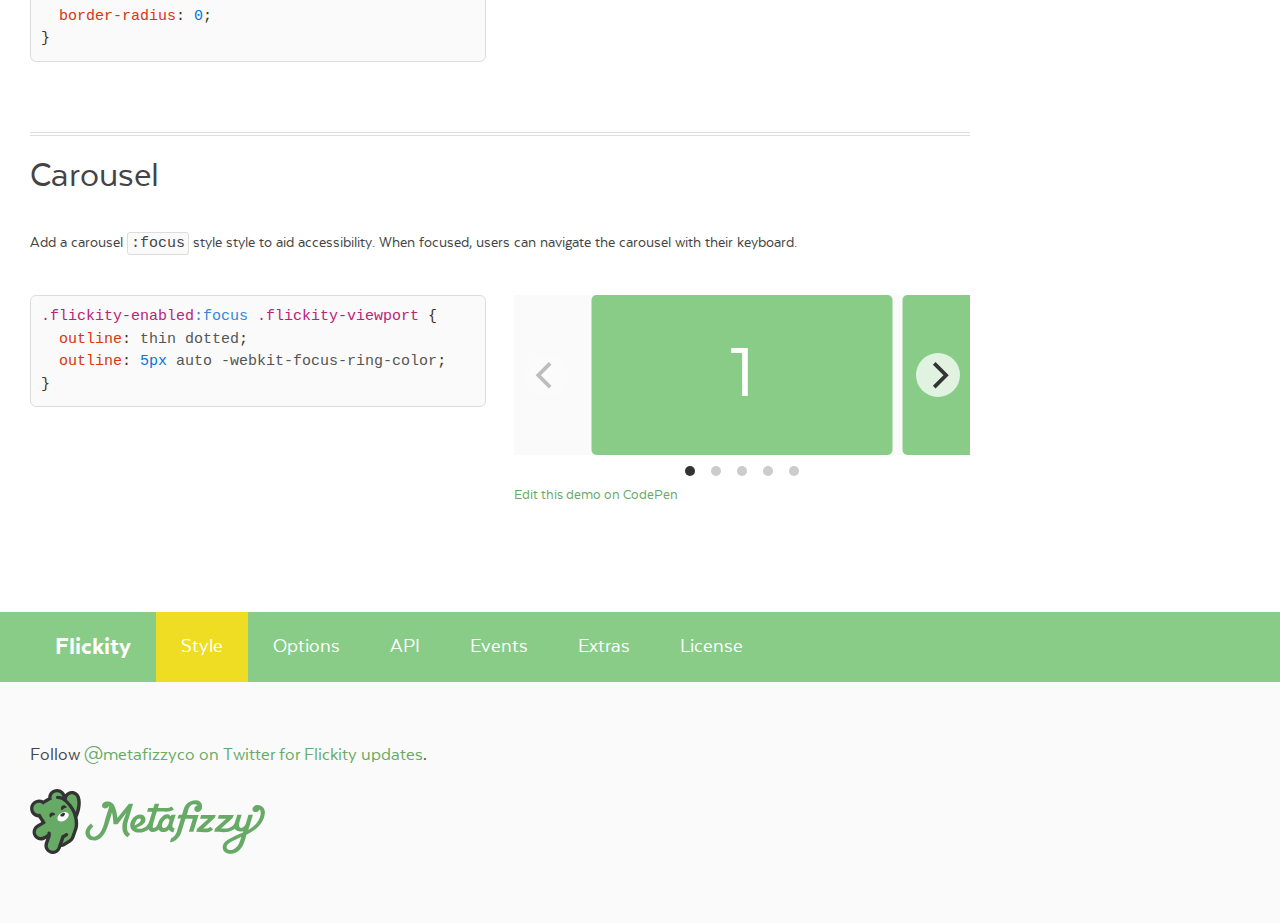
<file: js/style.html>
<!doctype html>
<html lang="en" class="export">
<head>
  <meta charset="utf-8">
  <meta name="description" content="Touch, responsive, flickable carousels">
  <meta name="viewport" content="width=device-width">

  <title>Flickity &#xB7; Style</title>

    <link rel="stylesheet" href="css/flickity-docs.css" media="screen">

</head>
<body class="page--style">

<nav class="site-nav">
  <div class="content-wrap">
    <ul class="site-nav__list">
      <li class="site-nav__item site-nav__item--homepage"><a href=".">Flickity</a></li>
      <li class="site-nav__item site-nav__item--style"><a href="style.html">Style</a></li>
      <li class="site-nav__item site-nav__item--options"><a href="options.html">Options</a></li>
      <li class="site-nav__item site-nav__item--api"><a href="api.html">API</a></li>
      <li class="site-nav__item site-nav__item--events"><a href="events.html">Events</a></li>
      <li class="site-nav__item site-nav__item--extras"><a href="extras.html">Extras</a></li>
      <li class="site-nav__item site-nav__item--license"><a href="license.html">License</a></li>
    </ul>
  </div>
</nav>


<div class="main">
  <div class="content-wrap">
      <h1 class="page-title">Style</h1>


    <ul class="page-nav" data-js-module="page-nav">
<li class="page-nav__item page-nav__item--h2"><a href="#cell-style">Cell style</a></li>
<li class="page-nav__item page-nav__item--h3"><a href="#cell-sizing">Cell sizing</a></li>
<li class="page-nav__item page-nav__item--h3"><a href="#selected-cell">Selected cell</a></li>
<li class="page-nav__item page-nav__item--h2"><a href="#previous-next-buttons">Previous &amp; next buttons</a></li>
<li class="page-nav__item page-nav__item--h2"><a href="#page-dots">Page dots</a></li>
<li class="page-nav__item page-nav__item--h2"><a href="#carousel">Carousel</a></li>
</ul>


<h2 id="cell-style">Cell style</h2>

<h3 id="cell-sizing">Cell sizing</h3>

<p>All sizing and styling of the cells are handled by your own CSS. The height of the carousel is set to the maximum height of the cells.</p>

<div class="example duo">
  <div class="example__code duo__cell">
<pre><code class="css"><span class="class">.carousel-cell</span> <span class="rules">{
  <span class="rule"><span class="attribute">width</span>:<span class="value"> <span class="number">100%</span></span></span>; <span class="comment">/* full width */</span>
  <span class="rule"><span class="attribute">height</span>:<span class="value"> <span class="number">160px</span></span></span>; <span class="comment">/* height of carousel */</span>
  <span class="rule"><span class="attribute">margin-right</span>:<span class="value"> <span class="number">10px</span></span></span>;
<span class="rule">}</span></span>
</code></pre>
  </div>
  <div class="example__demo duo__cell">
    <div class="carousel carousel--full-width" data-flickity="">
      <div class="carousel-cell"></div>
      <div class="carousel-cell"></div>
      <div class="carousel-cell"></div>
      <div class="carousel-cell"></div>
      <div class="carousel-cell"></div>
    </div>
    <p class="edit-demo">
        <a href="http://codepen.io/desandro/pen/dPdyJK">Edit this demo on CodePen</a>
    </p>
  </div>
</div>

<div class="example duo">
  <div class="example__code duo__cell">
<pre><code class="css"><span class="class">.carousel-cell</span> <span class="rules">{
  <span class="rule"><span class="attribute">width</span>:<span class="value"> <span class="number">50%</span></span></span>; <span class="comment">/* half-width */</span>
  <span class="rule"><span class="attribute">height</span>:<span class="value"> <span class="number">160px</span></span></span>;
  <span class="rule"><span class="attribute">margin-right</span>:<span class="value"> <span class="number">10px</span></span></span>;
<span class="rule">}</span></span>
</code></pre>
  </div>
  <div class="example__demo duo__cell">
    <div class="carousel carousel--half-width" data-flickity="">
      <div class="carousel-cell"></div>
      <div class="carousel-cell"></div>
      <div class="carousel-cell"></div>
      <div class="carousel-cell"></div>
      <div class="carousel-cell"></div>
    </div>
    <p class="edit-demo">
        <a href="http://codepen.io/desandro/pen/gbvOvy">Edit this demo on CodePen</a>
    </p>
  </div>
</div>

<p>Cells can be different sizes. You can use any unit you like: percent, pixels, etc.</p>

<div class="example duo">
  <div class="example__code duo__cell">
<pre><code class="css"><span class="class">.carousel-cell</span> <span class="rules">{
  <span class="rule"><span class="attribute">width</span>:<span class="value"> <span class="number">33%</span></span></span>;
  <span class="rule"><span class="attribute">height</span>:<span class="value"> <span class="number">160px</span></span></span>;
  <span class="rule"><span class="attribute">margin-right</span>:<span class="value"> <span class="number">10px</span></span></span>;
<span class="rule">}</span></span>
<span class="class">.carousel-cell</span><span class="class">.size-180</span> <span class="rules">{ <span class="rule"><span class="attribute">width</span>:<span class="value"> <span class="number">180px</span></span></span>; <span class="rule">}</span></span>
<span class="class">.carousel-cell</span><span class="class">.size-large</span> <span class="rules">{ <span class="rule"><span class="attribute">width</span>:<span class="value"> <span class="number">75%</span></span></span>; <span class="rule">}</span></span>
</code></pre>
  </div>
  <div class="example__demo duo__cell">
    <div class="carousel carousel--various-widths" data-flickity="">
      <div class="carousel-cell"></div>
      <div class="carousel-cell size-180"></div>
      <div class="carousel-cell size-large"></div>
      <div class="carousel-cell"></div>
      <div class="carousel-cell size-large"></div>
    </div>
    <p class="edit-demo">
        <a href="http://codepen.io/desandro/pen/raJNdm">Edit this demo on CodePen</a>
    </p>
  </div>
</div>

<p>You can use media queries to show different number of cells for different breakpoints.</p>

<div class="example">
  <div class="example__code">
<pre><code class="css"><span class="comment">/* default full-width cells */</span>
<span class="class">.carousel-cell</span> <span class="rules">{
  <span class="rule"><span class="attribute">width</span>:<span class="value"> <span class="number">100%</span></span></span>;
  <span class="rule"><span class="attribute">height</span>:<span class="value"> <span class="number">160px</span></span></span>;
  <span class="rule"><span class="attribute">margin-right</span>:<span class="value"> <span class="number">10px</span></span></span>;
<span class="rule">}</span></span>

<span class="at_rule">@<span class="keyword">media</span> screen and ( min-width: <span class="number">768px</span> ) </span>{
  <span class="comment">/* half-width cells for larger devices */</span>
  <span class="class">.carousel-cell</span> <span class="rules">{ <span class="rule"><span class="attribute">width</span>:<span class="value"> <span class="number">50%</span></span></span>; <span class="rule">}</span></span>
}
</code></pre>
  </div>
  <div class="example__demo">
    <div class="carousel carousel--media-queried" data-flickity="">
      <div class="carousel-cell"></div>
      <div class="carousel-cell"></div>
      <div class="carousel-cell"></div>
      <div class="carousel-cell"></div>
      <div class="carousel-cell"></div>
    </div>
    <p class="edit-demo">
        <a href="http://codepen.io/desandro/pen/azqbGV">Edit this demo on CodePen</a>
    </p>
  </div>
</div>

<h3 id="selected-cell">Selected cell</h3>

<p>Flickity adds <code>is-selected</code> class to the selected cell.</p>

<div class="example duo">
  <div class="example__code duo__cell">
<pre><code class="css"><span class="class">.carousel-cell</span><span class="class">.is-selected</span> <span class="rules">{
  <span class="rule"><span class="attribute">background</span>:<span class="value"> <span class="hexcolor">#ED2</span></span></span>;
<span class="rule">}</span></span>
</code></pre>
  </div>
  <div class="example__demo duo__cell">
    <div class="carousel carousel--selected-cell carousel--show-several" data-flickity="">
      <div class="carousel-cell"></div>
      <div class="carousel-cell"></div>
      <div class="carousel-cell"></div>
      <div class="carousel-cell"></div>
      <div class="carousel-cell"></div>
      <div class="carousel-cell"></div>
      <div class="carousel-cell"></div>
    </div>
    <p class="edit-demo">
        <a href="http://codepen.io/desandro/pen/YPezvR">Edit this demo on CodePen</a>
    </p>
  </div>
</div>


<h2 id="previous-next-buttons">Previous &amp; next buttons</h2>

<p>Style and position previous &amp; next buttons with CSS.</p>

<div class="example duo">
  <div class="example__code duo__cell">
<pre><code class="css"><span class="comment">/* big buttons, no circle */</span>
<span class="class">.flickity-prev-next-button</span> <span class="rules">{
  <span class="rule"><span class="attribute">width</span>:<span class="value"> <span class="number">100px</span></span></span>;
  <span class="rule"><span class="attribute">height</span>:<span class="value"> <span class="number">100px</span></span></span>;
  <span class="rule"><span class="attribute">background</span>:<span class="value"> transparent</span></span>;
<span class="rule">}</span></span>
<span class="class">.flickity-prev-next-button</span><span class="pseudo">:hover</span> <span class="rules">{
  <span class="rule"><span class="attribute">background</span>:<span class="value"> transparent</span></span>;
<span class="rule">}</span></span>
<span class="comment">/* arrow color */</span>
<span class="class">.flickity-prev-next-button</span> <span class="class">.arrow</span> <span class="rules">{
  <span class="rule"><span class="attribute">fill</span>:<span class="value"> white</span></span>;
<span class="rule">}</span></span>
<span class="class">.flickity-prev-next-button</span><span class="class">.no-svg</span> <span class="rules">{
  <span class="rule"><span class="attribute">color</span>:<span class="value"> white</span></span>;
<span class="rule">}</span></span>
<span class="comment">/* hide disabled button */</span>
<span class="class">.flickity-prev-next-button</span><span class="pseudo">:disabled</span> <span class="rules">{
  <span class="rule"><span class="attribute">display</span>:<span class="value"> none</span></span>;
<span class="rule">}</span></span>
</code></pre>
  </div>
  <div class="example__demo duo__cell">
    <div class="carousel carousel--full-width carousel--prev-next-big-arrow" data-flickity="">
      <div class="carousel-cell"></div>
      <div class="carousel-cell"></div>
      <div class="carousel-cell"></div>
      <div class="carousel-cell"></div>
    </div>
    <p class="edit-demo">
        <a href="http://codepen.io/desandro/pen/EaQxpb">Edit this demo on CodePen</a>
    </p>
  </div>
</div>

<div class="example duo">
  <div class="example__code duo__cell">
<pre><code class="css"><span class="comment">/* smaller, dark, rounded square */</span>
<span class="class">.flickity-prev-next-button</span> <span class="rules">{
  <span class="rule"><span class="attribute">width</span>:<span class="value"> <span class="number">30px</span></span></span>;
  <span class="rule"><span class="attribute">height</span>:<span class="value"> <span class="number">30px</span></span></span>;
  <span class="rule"><span class="attribute">border-radius</span>:<span class="value"> <span class="number">5px</span></span></span>;
  <span class="rule"><span class="attribute">background</span>:<span class="value"> <span class="hexcolor">#333</span></span></span>;
<span class="rule">}</span></span>
<span class="class">.flickity-prev-next-button</span><span class="pseudo">:hover</span> <span class="rules">{
  <span class="rule"><span class="attribute">background</span>:<span class="value"> <span class="hexcolor">#F90</span></span></span>;
<span class="rule">}</span></span>
<span class="comment">/* arrow color */</span>
<span class="class">.flickity-prev-next-button</span> <span class="class">.arrow</span> <span class="rules">{
  <span class="rule"><span class="attribute">fill</span>:<span class="value"> white</span></span>;
<span class="rule">}</span></span>
<span class="class">.flickity-prev-next-button</span><span class="class">.no-svg</span> <span class="rules">{
  <span class="rule"><span class="attribute">color</span>:<span class="value"> white</span></span>;
<span class="rule">}</span></span>
<span class="comment">/* position outside */</span>
<span class="class">.flickity-prev-next-button</span><span class="class">.previous</span> <span class="rules">{
  <span class="rule"><span class="attribute">left</span>:<span class="value"> -<span class="number">40px</span></span></span>;
<span class="rule">}</span></span>
<span class="class">.flickity-prev-next-button</span><span class="class">.next</span> <span class="rules">{
  <span class="rule"><span class="attribute">right</span>:<span class="value"> -<span class="number">40px</span></span></span>;
<span class="rule">}</span></span>
</code></pre>
  </div>
  <div class="example__demo duo__cell">
    <div class="carousel carousel--full-width carousel--prev-next-small-outside" data-flickity="">
      <div class="carousel-cell"></div>
      <div class="carousel-cell"></div>
      <div class="carousel-cell"></div>
      <div class="carousel-cell"></div>
    </div>
    <p class="edit-demo">
        <a href="http://codepen.io/desandro/pen/zxRYMP">Edit this demo on CodePen</a>
    </p>
  </div>
</div>

<p>Previous &amp; next buttons have <code>:focus</code> style. Click on a carousel, then hit <kbd>TAB</kbd> to see it.</p>

<div class="example duo">
  <div class="example__code duo__cell">
<pre><code class="css"><span class="comment">/* already included in flickity.css */</span>
<span class="class">.flickity-prev-next-button</span><span class="pseudo">:focus</span> <span class="rules">{
  <span class="rule"><span class="attribute">outline</span>:<span class="value"> none</span></span>;
  <span class="rule"><span class="attribute">box-shadow</span>:<span class="value"> <span class="number">0</span> <span class="number">0</span> <span class="number">0</span> <span class="number">5px</span> <span class="hexcolor">#09F</span></span></span>;
<span class="rule">}</span></span>
</code></pre>
  </div>
  <div class="example__demo duo__cell">
    <div class="carousel" data-flickity="">
      <div class="carousel-cell"></div>
      <div class="carousel-cell"></div>
      <div class="carousel-cell"></div>
      <div class="carousel-cell"></div>
      <div class="carousel-cell"></div>
    </div>
  </div>
</div>


<h2 id="page-dots">Page dots</h2>

<p>Style and position page dots with CSS.</p>

<div class="example duo">
  <div class="example__code duo__cell">
<pre><code class="css"><span class="comment">/* position dots in carousel */</span>
<span class="class">.flickity-page-dots</span> <span class="rules">{
  <span class="rule"><span class="attribute">bottom</span>:<span class="value"> <span class="number">0px</span></span></span>;
<span class="rule">}</span></span>
<span class="comment">/* white circles */</span>
<span class="class">.flickity-page-dots</span> <span class="class">.dot</span> <span class="rules">{
  <span class="rule"><span class="attribute">width</span>:<span class="value"> <span class="number">12px</span></span></span>;
  <span class="rule"><span class="attribute">height</span>:<span class="value"> <span class="number">12px</span></span></span>;
  <span class="rule"><span class="attribute">opacity</span>:<span class="value"> <span class="number">1</span></span></span>;
  <span class="rule"><span class="attribute">background</span>:<span class="value"> transparent</span></span>;
  <span class="rule"><span class="attribute">border</span>:<span class="value"> <span class="number">2px</span> solid white</span></span>;
<span class="rule">}</span></span>
<span class="comment">/* fill-in selected dot */</span>
<span class="class">.flickity-page-dots</span> <span class="class">.dot</span><span class="class">.is-selected</span> <span class="rules">{
  <span class="rule"><span class="attribute">background</span>:<span class="value"> white</span></span>;
<span class="rule">}</span></span>
</code></pre>
  </div>
  <div class="example__demo duo__cell">
    <div class="carousel carousel--full-width carousel--o-dots" data-flickity="">
      <div class="carousel-cell"></div>
      <div class="carousel-cell"></div>
      <div class="carousel-cell"></div>
      <div class="carousel-cell"></div>
      <div class="carousel-cell"></div>
    </div>
    <p class="edit-demo">
        <a href="http://codepen.io/desandro/pen/EaQaYL">Edit this demo on CodePen</a>
    </p>
  </div>
</div>

<div class="example duo">
  <div class="example__code duo__cell">
<pre><code class="css"><span class="comment">/* position dots up a bit */</span>
<span class="class">.flickity-page-dots</span> <span class="rules">{
  <span class="rule"><span class="attribute">bottom</span>:<span class="value"> -<span class="number">22px</span></span></span>;
<span class="rule">}</span></span>
<span class="comment">/* dots are lines */</span>
<span class="class">.flickity-page-dots</span> <span class="class">.dot</span> <span class="rules">{
  <span class="rule"><span class="attribute">height</span>:<span class="value"> <span class="number">4px</span></span></span>;
  <span class="rule"><span class="attribute">width</span>:<span class="value"> <span class="number">40px</span></span></span>;
  <span class="rule"><span class="attribute">margin</span>:<span class="value"> <span class="number">0</span></span></span>;
  <span class="rule"><span class="attribute">border-radius</span>:<span class="value"> <span class="number">0</span></span></span>;
<span class="rule">}</span></span>
</code></pre>
  </div>
  <div class="example__demo duo__cell">
    <div class="carousel carousel--full-width carousel--line-dots" data-flickity="">
      <div class="carousel-cell"></div>
      <div class="carousel-cell"></div>
      <div class="carousel-cell"></div>
      <div class="carousel-cell"></div>
      <div class="carousel-cell"></div>
    </div>
    <p class="edit-demo">
        <a href="http://codepen.io/desandro/pen/ByYyao">Edit this demo on CodePen</a>
    </p>
  </div>
</div>


<h2 id="carousel">Carousel</h2>

<p>Add a carousel <code>:focus</code> style style to aid accessibility. When focused, users can navigate the carousel with their keyboard.</p>

<div class="example duo">
  <div class="example__code duo__cell">
<pre><code class="css"><span class="class">.flickity-enabled</span><span class="pseudo">:focus</span> <span class="class">.flickity-viewport</span> <span class="rules">{
  <span class="rule"><span class="attribute">outline</span>:<span class="value"> thin dotted</span></span>;
  <span class="rule"><span class="attribute">outline</span>:<span class="value"> <span class="number">5px</span> auto -webkit-focus-ring-color</span></span>;
<span class="rule">}</span></span>
</code></pre>
  </div>
  <div class="example__demo duo__cell">
    <div class="carousel carousel--carousel-focus" data-flickity="">
      <div class="carousel-cell"></div>
      <div class="carousel-cell"></div>
      <div class="carousel-cell"></div>
      <div class="carousel-cell"></div>
      <div class="carousel-cell"></div>
    </div>
    <p class="edit-demo">
        <a href="http://codepen.io/desandro/pen/RNQOGm">Edit this demo on CodePen</a>
    </p>
  </div>
</div>
  </div>
</div>

<nav class="site-nav">
  <div class="content-wrap">
    <ul class="site-nav__list">
      <li class="site-nav__item site-nav__item--homepage"><a href=".">Flickity</a></li>
      <li class="site-nav__item site-nav__item--style"><a href="style.html">Style</a></li>
      <li class="site-nav__item site-nav__item--options"><a href="options.html">Options</a></li>
      <li class="site-nav__item site-nav__item--api"><a href="api.html">API</a></li>
      <li class="site-nav__item site-nav__item--events"><a href="events.html">Events</a></li>
      <li class="site-nav__item site-nav__item--extras"><a href="extras.html">Extras</a></li>
      <li class="site-nav__item site-nav__item--license"><a href="license.html">License</a></li>
    </ul>
  </div>
</nav>

<div class="site-footer">
  <div class="content-wrap">

    <p class="site-footer__follow">Follow <a href="https://twitter.com/metafizzyco">@metafizzyco on Twitter for Flickity updates</a>.</p>

    <p class="site-footer__brand">
      <a class="site-footer__brand__link" href="http://metafizzy.co">
        <svg class="metafizzy-logo site-footer__metafizzy-logo" viewbox="0 0 400 512">
          <path fill="#333" d="M329.4 15c-25 0-44 15-52 26.4C271 27 251 0 213 0c-39 0-69 30.4-70 69-9 3.6-32 17-38 22-10-5-21-8-33-8-35 0-71 27.4-71 71.6 0 40 34.4 68.4 65.6 69.5 6 10 13 21 22.5 35 0.6 0-38 23.5-38 23.5-15 9.5-31 27-31 56.5 0 38.4 32 66 66 66 12.4 0 24.5-3 35-10l8-5-12 34c-15 46 20 88 62.5 88 28 0 53.4-18 63-45l3.6-10c9.6 -1 19-4 28-9l47.5-29c13-8 23-20 28-35l23.5-67c9.6-27 7-64 1-95 4-8 26-57 26-113 0-79-43-94-70-94z"/>
          <defs>
            <path id="metafizzy-logo__body-path" d="M290.4 84c-1-18 10-34 27.6-40 21-7 43 5 50 26 11 34 4 75-7 112-8-23-37-68-71-98zm31 77.4c-30-45-65-82-104-82-7 0-13-6-13-14 0-7 6.4-13 14-13 22 0.6 36.6 8 37.5 8-5-26-38-45-66-28-18 11-26 33.6-18 53-19 5.4-55 27-68 38.5-14-16-38-20-56-9-21 13-27 40-15 61 10 17 29.6 24 47.6 20 8 15 23 38 45 71l-61 38C46 317 40 342 52 360c13 20 38 23.4 55 13 11.6-7 31-19 31-19 0-2 0-4 -1-5-1-7 4-14 11-15 7-1 14 4 15 11 2.5 15 0 27-1 32 0 0-11 31-20 57-9 28 12.5 53 37 53 15 0 32-9 38-27l31-89c1-4 4-7 8-8 12.6-4 23-14 23-14 5.4-5 14-4 19 1 5 5.4 4.5 14 -1 19 0 0.5-11 10-26 17l-15 43c1 -1 2.6-1 4-2l47.5-29c8-5 14-12 17-21l23.5-67c14-41-3-112-26-147z"/>
          </defs>
          <use class="metafizzy-logo__body" xlink:href="#metafizzy-logo__body-path"/>
          <clippath id="metafizzy-logo__body-clip">
            <use xlink:href="#metafizzy-logo__body-path"/>
          </clippath>
          <g clip-path="url(#metafizzy-logo__body-clip)">
            <path class="metafizzy-logo__stripe1" d="M-65 186l379-238 55 87L-11 273z"/>
            <path class="metafizzy-logo__stripe2" d="M-11 272l379-238 55 87-379 239z"/>
            <path class="metafizzy-logo__stripe3" d="M43 358l379-238 46 73-379 238z"/>
            <path class="metafizzy-logo__stripe4" d="M89 430l379-238 55 87-379 239z"/>
          </g>
          <ellipse transform="rotate(-121.393 260.234 218.053)" fill="#FFF" cx="260" cy="218" rx="32" ry="49"/>
          <path fill="#333" d="M196.4 196c6.6 11-8 7-19 14-11 6.6-14 21-21 10-7-11-3-25 8-32 11-7 25-3 32 8zM287 140c6.6 11-8 7-19 14s-14 21-21 10-3-25 8-32c11-7 25-3 32 8z"/>
          <path fill="#333" d="M243 199l17.4-11c5-3 11-1 14 3 2 3 2 7 0 10.5l-6 10c-2 3-4 4.4-8 5l-11 1c-4 0-7-1-9-5-3-5-1-11 3.5-14z"/>
        </svg>

        <svg class="metafizzy-wordmark site-footer__metafizzy-wordmark" xmlns="http://www.w3.org/2000/svg" width="1000" height="300" viewbox="0 0 1000 300">
          <path d="M491 121l13-39H480l-3 8c-23-31-63 7-72 41-4 10-12 25-23 25-13 0 0-35 6-56v 0c4-12 11-36 11-36H423c25 0 51 5 71-13l-14-15c-9 8-17 8-27 8h-48l7-23h-25L380 44h-29l-6 21H374l-6 19c-7 22-11 49-30 64-14 10-38 17-53 7 19-8 51-21 51-45 0-13-8-29-28-29-39 0-57 40-57 60 0 25 24 40 49 40 21 0 39-7 54-19 3 9 11 16 24 16 13 0 23-5 30-14 7 10 19 16 33 14 11-1 19-7 25-14 4 8 11 14 25 15L498 157c-21-1-10-26-7-36zM277 132c3-10 13-33 28-29 5 1 6 7 4 12-4 12-20 20-33 26 0-3 0-6 1-8zm166 24c-9 3-14-2-15-11-3-19 25-60 42-33l-4 14c-3 12-12 26-23 30zm-192 33L236 207c-31-18-33-59-24-87 10-31 19-50 19-50l-50 65h-23c 0-18-4-50-8-65L136 115c-13 44-37 119-97 109-18-3-32-16-36-34-4-23 12-45 30-60l13 17c-14 11-29 33-13 50 13 14 31 6 42-5 23-22 30-56 38-86C121 82 135 35 135 35c 0 0 -1-1-1-1-5 9-15 14-25 13-11-1-17-11-14-21 3-10 14-18 25-18 15 0 23 1 34 12 14 13 23 50 26 80L244 21h23l-28 94c-7 23-13 59 12 74zM649 48c-2 6-11 18-24 18-14 0-20-11-17-21 3-8 9-14 17-16-8-9-28-7-38 2-9 8-12 20-15 31l-6 21h65l-29 94h-25l22-73H558s-14 48-22 72c-8 27-34 57-64 59L478 212c16-1 29-25 34-41 4-13 18-58 21-68h-19l7-21H539c4-12 7-24 11-36C559 21 583 1 614 1c28 0 42 21 35 47zm78 35h-82l-6 21H685l-62 56-5 17c39 0 75 9 94-15l-16-14c-11 13-27 9-39 10L721 99l6-17zM999 70c0 38-27 89-102 123-2 6-4 12-5 18-7 24-23 88-86 88-22 0-41-12-41-36 0-26 23-38 36-46 24-14 50-25 76-36l3-9c-4 2-8 3-13 3-13 1-28-4-35-15-10 8-23 14-35 17-22 5-57 0-79 0l5-18 61-55h-46l6-21h82l-6 17-64 58c11 0 22 0 33 0 14-1 31-10 41-26 3-4 16-50 16-50h24l-11 38c-4 13-7 35 8 35 12 0 23-13 26-23l15-50h25l-26 85c72-42 76-101 64-114-5 9-15 16-26 14-11-1-17-11-14-21 3-10 14-18 25-18 34 0 44 27 44 44zM867 206l-15 7c-14 7-30 13-48 25-10 7-23 19-15 32 6 11 24 9 34 5 13-6 26-19 32-32 6-11 9-24 13-37z"/>
        </svg>
      </a>

    </p>

  </div> 
</div> 

  <script src="js/flickity-docs.min.js"></script>


</body>
</html>
</file>
<file: style.css>
body
{
	margin: 0;
	padding: 0;
	font-family: raleway;
}

html
{
	box-sizing: border-box;
}

*,*:before,*:after 
{
    box-sizing: inherit;
    margin: 0 auto;
    padding: 0;
}

.grid
{
	width: 100%;
	max-width: 100%;
	margin: 0 auto;
}

.grid:after, .grid:before,
.row:after, .row:before
{
	content: "";
	display: table;
}

.grid:after, .row:after {clear: both;}

[class*="col-"] 
{
	width: 100%;
	min-height: 1px;
    float: left;
}

@media screen and (min-width:320px)
{
	.col-sm-1 {width: 8.33%;}
	.col-sm-2 {width: 16.66%;}
	.col-sm-3 {width: 25%;}
	.col-sm-4 {width: 33.33%;}
	.col-sm-5 {width: 41.66%;}
	.col-sm-6 {width: 50%;}
	.col-sm-7 {width: 58.33%;}
	.col-sm-8 {width: 66.66%;}
	.col-sm-9 {width: 75%;}
	.col-sm-10 {width: 83.33%;}
	.col-sm-11 {width: 91.66%;}
	.col-sm-12 {width: 100%;}
}

@media screen and (min-width:640px)
{
	.col-md-1 {width: 8.33%;}
	.col-md-2 {width: 16.66%;}
	.col-md-3 {width: 25%;}
	.col-md-4 {width: 33.33%;}
	.col-md-5 {width: 41.66%;}
	.col-md-6 {width: 50%;}
	.col-md-7 {width: 58.33%;}
	.col-md-8 {width: 66.66%;}
	.col-md-9 {width: 75%;}
	.col-md-10 {width: 83.33%;}
	.col-md-11 {width: 91.66%;}
	.col-md-12 {width: 100%;}
}

@media screen and (min-width:960px)
{
	.col-lg-1 {width: 8.33%;}
	.col-lg-2 {width: 16.66%;}
	.col-lg-3 {width: 25%;}
	.col-lg-4 {width: 33.33%;}
	.col-lg-5 {width: 41.66%;}
	.col-lg-6 {width: 50%;}
	.col-lg-7 {width: 58.33%;}
	.col-lg-8 {width: 66.66%;}
	.col-lg-9 {width: 75%;}
	.col-lg-10 {width: 83.33%;}
	.col-lg-11 {width: 91.66%;}
	.col-lg-12 {width: 100%;}
}

.wrapper
{
	width: 100%;
	height: auto;
	margin: auto;
}

.bg-header
{
	margin: 0;
	padding: 0;
}

.bg-nav
{
	width: 100%;
	height: auto;
	position: absolute;
	top: 0;
	left: 0;
	padding: 10px;
	
}

.bg-nav h1
{
	color: white;
	float: left;
	letter-spacing: 10px;
}


.bg-nav ul
{
	list-style: none;
	margin:0;
	float: right;
}

.bg-nav ul li
{
	display: inline-block;
	padding: 15px 0;
}

.bg-nav ul li a
{
	text-decoration: none;
	padding: 20px;
	color: white;
	font-size: 15px;
	font-weight: bold;
	letter-spacing: 1px;
}

ul li.icon{
	display: none;
	font-size: 20px;
}


.sidenav
{
	width: 0;
	height: 100%;
	position: fixed;
	top: 0;
	left: 0;
	z-index: 9999;
	background-color: #20aeca;
	overflow-x: hidden;
	transition: .5s;
	padding-top: 70px;
}

.sidenav a
{
	display: block;
	padding: 10px 20px;
	text-decoration: none;
	color: #fff;
	text-align: center;
	font-size: 20px;
}

.sidenav a:hover, a:focus
{
	color: #000;
}

.sidenav .closebtn
{
	position: absolute;
	top: 30px;
	right: 5px;
	bottom: 20px;
	font-size: 30px;
	margin-left: 50px;
}

.bg-banner
{
	background-image: url(img/bg.jpg);
	background-position: center;
	background-size: cover;
	height: 730px;
	margin-top: -30px;
}

.bg-banner h1
{
	transform: translate(0,200%);
	text-align: center;
	color: #ffffff;
	font-size: 40px;
	letter-spacing: 2px;
	line-height: 70px;
	text-transform: uppercase;
}

.button
{
	width: 150px;
	height: 40px;
	color: white;
	position: absolute;
	top: 70%;
	left: 45%;
	text-align: center;
	padding: 10px;
	border:2px solid white;
	font-variant: small-caps;
	letter-spacing: 2px;
	font-weight: 600;
	transition: .5s;
	border-radius: 10px;
}

.button:hover
{
	background-color: #20aeca;
	border:2px solid #20aeca;
	transform: scale(1.1);
	border-radius: 0;
}


.bg-content1
{
	margin: 50px auto;
	padding: 0;
	width: 80%;
	height: 500px;
}

.bg-content1 h1
{
	color: #20aeca;
	font-variant: small-caps;
	letter-spacing: 2px;
	text-align: center;
}

.garis,.garis2,.garis3,.garis4,.garis5
{
	position: relative;
	top: 13%;
	width: 70px;
	height: 5px;
	background-color: #20aeca;
}

.content1
{
	height: 400px;
	width: 90%;
	background-color: #cbf6ff;
	margin: 15% auto;
	border:2px solid #20aeca;
	border-radius: 2px;
}

.lingkaran
{
	position: relative;
	top: 10%;
	margin: auto;
	width: 130px;
	height: 130px;
	background-color: #20aeca;
	border-radius: 50%;
}

.fa-desktop
{
	padding: 35px 30px;
	color: white;
}

.fa-code
{
	padding: 30px 30px;
	color: white;
}

.fa-shopping-cart
{
	padding: 35px 30px;
	color: white;
}

.content1 h1
{
	position: relative;
	top: 13%;
	text-transform: uppercase;
	font-size: 25px;
	color: #000;
}

.content1 p
{
	margin-top: 70px;
	text-align: center;
	padding: 0 50px;
	color: #000;
	font-weight: 600;
}

.bg-content2
{
	margin: auto;
	padding: 0;
	width: 80%;
	height: 500px;
}

.bg-content2 h1
{
	color: #20aeca;
	font-variant: small-caps;
	letter-spacing: 2px;
	text-align: center;
}

.content2
{
	width: 95%;
	height: auto;
	margin-top: 50px;
}

.content2 img
{
	width: 100%;
	height: auto;
	border:5px solid #eaeaea;
}

.bg-content3
{
	width: 70%;
	height: 400px;
	margin: -10px auto;
}

.content3
{
	width: 95%;
	margin: 10px auto;
}

.content3 img
{
	width: 100%;
	height: auto;
	border:5px solid #eaeaea;
}

.bg-team 
{
	width: 80%;
	height: 600px;
	margin:0 auto;
}

.bg-team h1
{
	padding-top: 15px;
	color: #20aeca;
	font-variant: small-caps;
	letter-spacing: 2px;
	text-align: center;
}

.bg-team .team
{
	height: 400px;
	width: 90%;
	background-color: #cbf6ff;
	margin: 15% auto;
	border:2px solid #20aeca;
}

.team .foto
{
	width: 200px;
	height: 200px;
	margin: 10px auto;
}

.team .aws
{
	width: 180px;
	height: 50px;
	margin: 50px auto;
}

.team .aws a
{
	text-decoration: none;
}

.team .aws a .fa-facebook
{
	color: #fff;
	padding: 10px 13px;
	border-radius: 50%;
	background-color: #20aeca;
	margin: 0 10px;
	transition: .5s;
}

.team .aws a .fa-facebook:hover
{
	background-color: #fff;
	color: #20aeca;
	border:1px solid #20aeca;
	padding: 9px 12px;
}

.team .aws a .fa-twitter
{
	transition: .5s;
	color: #fff;
	margin: 0 10px;
	padding: 10px 10px;
	border-radius: 50%;
	background-color: #20aeca;
}

.team .aws a .fa-twitter:hover
{
	background-color: #fff;
	color: #20aeca;
	border:1px solid #20aeca;
	padding: 9px 9px;
}

.team .aws a .fa-instagram
{
	color: #fff;
	margin: 0 10px;
	padding: 10px 11px;
	border-radius: 50%;
	background-color: #20aeca;
	transition: .5s;
}

.team .aws a .fa-instagram:hover
{
	background-color: #fff;
	color: #20aeca;
	border:1px solid #20aeca;
	padding: 9px 10px;
}

.bg-testi
{
	width: 75%;
	height: 500px;
	margin: 10px auto;
}

.bg-testi h1
{
	padding-top: 20px;
	text-align: center;
	color: #20aeca;
}


.bg-client
{
	width: 100%;
	height: 250px;
	background-size: cover;
	background-position: center;
	background-attachment: fixed;
	background-image: url(img/bg2.jpg);
}

.bg-client .client h1
{
	color: white;
	text-align: center;
	font-size: 50px;
	line-height: 200px;
	letter-spacing: 3px;
}

.carousel-cell {
  width: 100%; /* full width */
  height: 300px; /* height of carousel */
  margin-right: 10px;
  margin-top: 50px;
}

.bg-testi .testi .dalem .isi .image1
{
	width: 100px;
	height: 100px;
	margin: auto;
}

.bg-testi .testi .dalem .isi .image1 img
{
	width: 100px;
	height: 100px;
}

.bg-testi .testi .dalem .isi p
{
	padding: 0 100px;
	text-align: center;
}

.bg-testi .testi .image2 img
{
	width: 90%;
	height: auto;
	margin-top: 50px;
	margin-left: 20px;
}

.bg-contact
{
	width: 100%;
	height: 500px;
	margin: 10px auto;
	background-color: #cbf6ff;
}

.bg-contact h1
{
	text-align: center;
	color: #20aeca;
	padding-top: 15px;
}

.contact
{
	width: 90%;
	height: auto;
	text-align: left;
	margin: auto;
	margin-top: 50px;
}

.contact h2
{
	color: #20aeca;
	margin-left: 150px;
}

.bg-contact .contact .input
{
	position: relative;
	width: 	70%;
	height: 30px;
	margin-top: 10px;
	margin-bottom: 10px;
	margin-left: 160px;
	padding: 20px;
	font-family: raleway;
	font-weight: 400;
	border: 3px solid #20aeca;
	border-radius: 5px;
}

.contact2
{
	width: 90%;
	height: auto;
	text-align: left;
	margin: auto;
	margin-top: 50px;
}

.contact2 h2
{
	color: #20aeca;
	margin-left: 50px;
}

.contact2 textarea
{
	position: relative;
	width: 80%;
	max-width:80%;
	min-width:80%;
	max-height:230px;
	height: 230px;
	min-height: 230px;
	margin-left: 60px;
	padding: 15px;
	font-family: raleway;
	font-weight: 400;
	border: 3px solid #20aeca;
	border-radius: 5px;
	font-size: 15px;
	margin-top: 10px;
}

.contact2 .button1
{
	padding: 10px 30px;
	background-color: #20aeca;
	text-decoration: none;
	color: white;
	float: right;
    margin-top: 20px;
	margin-right: 60px;
	font-weight: 700;
	border-radius: 5px;
}

.contact2 .button1 span
{
	overflow: hidden;
	opacity: 0;
	margin-left: -10px;
	transition: .5s;
}

.contact2 .button1:hover span 
{
	opacity: 1;
	margin-left: 10px;
}

.bg-footer
{
	width: 100%;
	height: 300px;
	margin-top: -20px;
	background-color: #000;
}

.bg-footer .footer
{
	margin-top: 50px;
	width: 80%;
	height: 200px;
}

.bg-footer .footer h1
{
	color: white;
	padding: 5px 10px;
	letter-spacing: 2px;
	margin-left: 50px;
}

.bg-footer .footer p
{
	color: #eaeaea;
	margin-left: 50px;
	padding: 5px 10px;
}

.aws1
{
	margin-top: 20px;
	margin-left: 50px;
}

.aws1 i
{
	margin: 0 7px;
	padding: 11px;
	transition: .5s;
	color: white;
	width: 40px;
	height: 40px;
	background-color: #20aeca;
	border-radius: 50%;
	border:2px solid #20aeca;
}

.aws1 i:hover
{
	color: #20aeca;
	background-color: #fff;
	border:1px solid #20aeca;
}

.footer h5
{
	color: white;
	letter-spacing: 3px;
	padding: 5px;
	margin-left: 50px;
	font-variant: small-caps;
}

.footer h2
{
	color: white;
	letter-spacing: 3px;
	padding: 5px;
	margin-left: 50px;
}

.input1
{
	margin-top: 40px;
	margin-left: 50px;
	width: 50%;
	height: 40px;
	border: 2px solid #20aeca;
	padding:5px;
}

.footer .button1
{
	padding: 10px 20px;
	background-color: #20aeca;
	text-decoration: none;
	color: white;
    margin-top: 20px;
	margin-right: 50px;
	font-weight: 700;
}

.footer .button1 span
{
	overflow: hidden;
	opacity: 0;
	margin-left: -10px;
	transition: .5s;
}

.footer .button1:hover span 
{
	opacity: 1;
	margin-left: 10px;
}

@media screen and (max-width:960px)
{
	.content1 p
	{
		font-size: 13`px;
		padding: 0 20px;
	}

	.button
	{
		top: 90%;
		left: 43%;
	}

	.bg-content2
	{
		height: 200px;
	}

	.garis
	{
		top: 10%;
	}

	.garis2
	{
		top: 25%;
	}

	.garis3
	{
		top: 10%;
	}

	.garis4
	{
		top: 15%;
	}

	.garis5
	{
		top: 15%;
	}

	.team h1
	{
		padding-top: 30px;
		font-size: 20px;
		padding-bottom: 50px;
	}

	.bg-client
	{
		height: 180px;
	}

	.bg-client .client h1
	{
		font-size: 30px;
	}

	.carousel-cell 
	{
  		width: 100%; /* full width */
  		height: 250px; /* height of carousel */
  		margin-right: 10px;
  		margin-top: 50px;
	}

	.dalem .isi h1
	{
		padding-top: 20px;
	}

	.dalem .isi p
	{
		font-size: 15px;
		margin-top: 20px;
	}

	.bg-testi
	{
		width: 95%;
	}

	.contact
	{
		width: 95%;
	}

	.contact h2
	{
		margin-left: 50px;
	}

	.bg-contact .contact .input
	{
		margin-left: 60px;
	}

	.contact2 h2
	{
		margin-left: 40px;
	}

	.contact2 textarea
	{
		max-width: 370px;
		width: 	370px;
		min-width: 370px;
		max-height: 235px;
		height: 235px;
		min-height: 235px;
		margin-left: 50px;
		margin-top: 10px;
	}

	.contact2 .button1
	{
		margin-right: 5px;
	}

	.bg-contact h1
	{
		padding-top: 30px;
	}

	.team .foto
	{
		width: 130px;
		height: 130px;
	}

	.team .foto img
	{
		width: 130px;
		height: 130px;
	}

	ul li:not(:first-child)
	{
		display: none;
	}
	ul li.icon
	{
		color: #fff;
		cursor: pointer;
		float: right;
		display: inline-block;
		padding: 0;
		margin: 15px 10px 0 0;
	}

	.bg-footer
	{
		text-align: center;
		height: 500px;
	}
}
</file>
